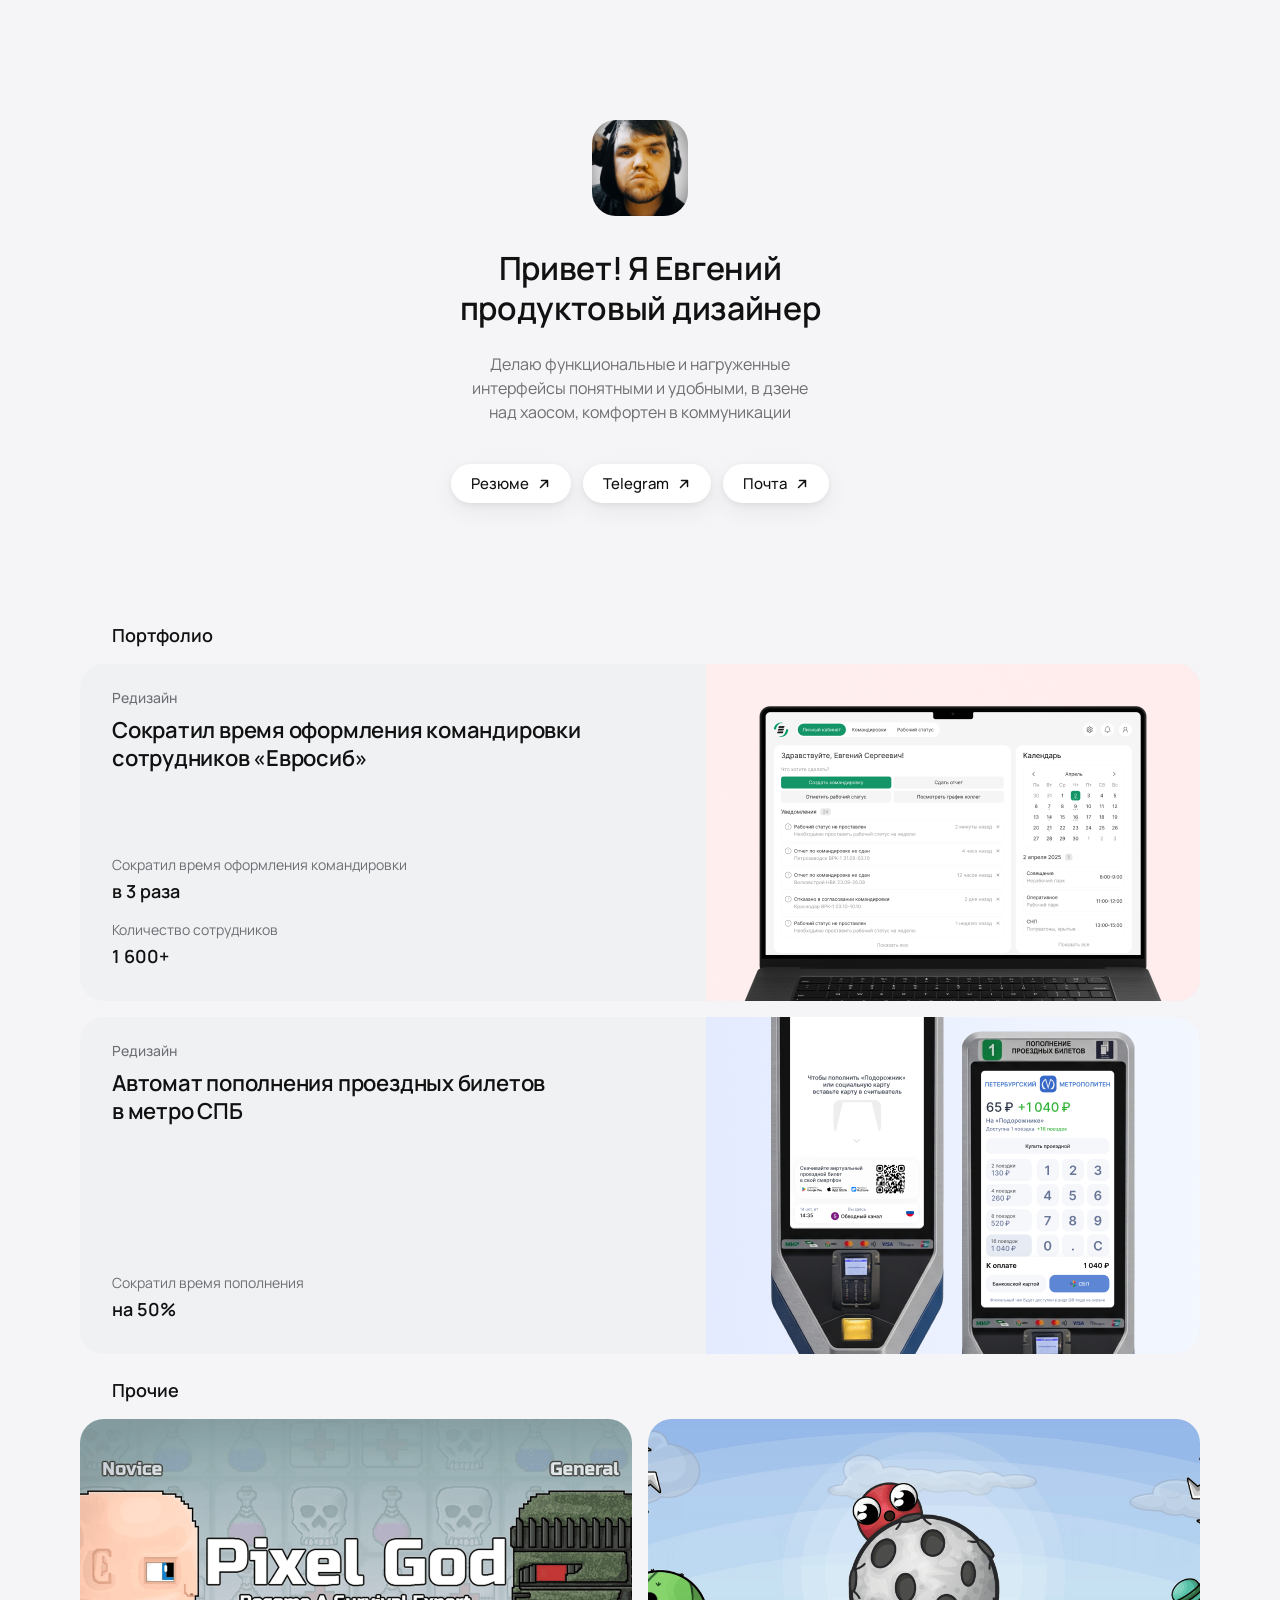
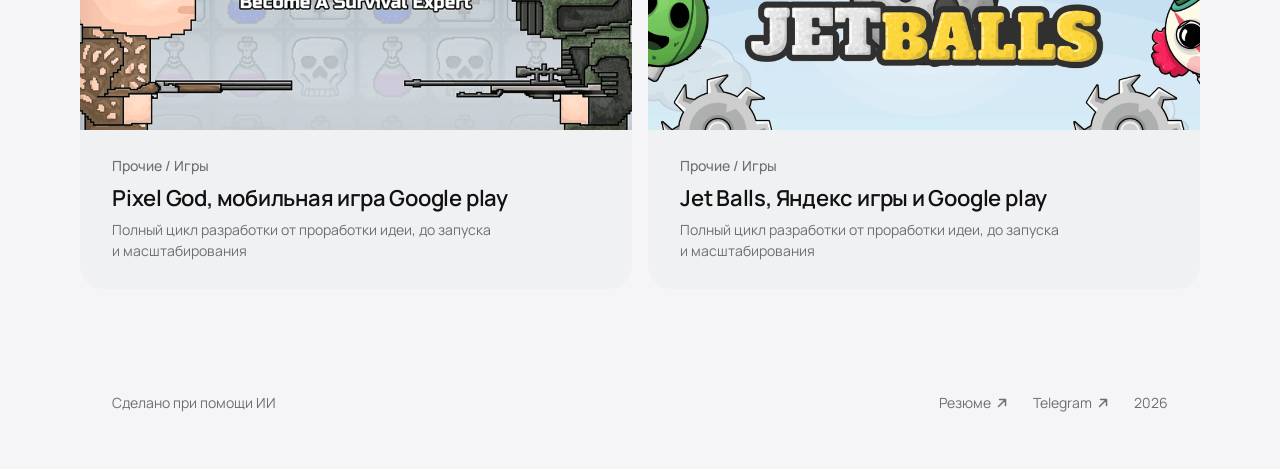
<file: index.html>
<!DOCTYPE html>
<html lang="ru">
<head>
    <meta charset="UTF-8">
    <meta name="viewport" content="width=device-width, initial-scale=1.0">
    <meta http-equiv="Cache-Control" content="no-cache, no-store, must-revalidate">
    <meta http-equiv="Pragma" content="no-cache">
    <meta http-equiv="Expires" content="0">
    <title>Евгений — продуктовый дизайнер</title>
    <link rel="preconnect" href="https://fonts.googleapis.com">
    <link rel="preconnect" href="https://fonts.gstatic.com" crossorigin>
    <link href="https://fonts.googleapis.com/css2?family=Manrope:wght@400;500;600;700&display=swap" rel="stylesheet">
    <link rel="stylesheet" href="styles.css?v=22">
</head>
<body>
    <main class="page">
        <div class="container">

            <!-- HERO -->
            <section class="hero">
                <div class="hero__avatar">
                    <img src="img/index/photo.jpg" alt="Евгений">
                </div>
                <h1 class="hero__title">Привет! Я&nbsp;Евгений<br>продуктовый дизайнер</h1>
                <p class="hero__subtitle">
                    Делаю функциональные и&nbsp;нагруженные<br>
                    интерфейсы понятными и&nbsp;удобными, в&nbsp;дзене<br>
                    над хаосом, комфортен в&nbsp;коммуникации
                </p>

                <div class="hero__buttons">
                    <a href="https://drive.google.com/file/d/1NSleYqPIB4gHWDvywmFM7YKChPPIrIDy/view?usp=sharing" target="_blank" rel="noopener" class="btn">
                        <span class="btn__label">Резюме</span>
                        <svg class="btn__arrow" width="14" height="14" viewBox="0 0 14 14" fill="none">
                            <path d="M3.5 10.5L10.5 3.5M10.5 3.5H4.5M10.5 3.5V9.5" stroke="currentColor" stroke-width="1.5" stroke-linecap="round" stroke-linejoin="round"/>
                        </svg>
                    </a>
                    <a href="https://t.me/Soklakov" target="_blank" rel="noopener" class="btn">
                        <span class="btn__label">Telegram</span>
                        <svg class="btn__arrow" width="14" height="14" viewBox="0 0 14 14" fill="none">
                            <path d="M3.5 10.5L10.5 3.5M10.5 3.5H4.5M10.5 3.5V9.5" stroke="currentColor" stroke-width="1.5" stroke-linecap="round" stroke-linejoin="round"/>
                        </svg>
                    </a>
                    <a href="mailto:soklakov.evgeniy@mail.ru" class="btn">
                        <span class="btn__label">Почта</span>
                        <svg class="btn__arrow" width="14" height="14" viewBox="0 0 14 14" fill="none">
                            <path d="M3.5 10.5L10.5 3.5M10.5 3.5H4.5M10.5 3.5V9.5" stroke="currentColor" stroke-width="1.5" stroke-linecap="round" stroke-linejoin="round"/>
                        </svg>
                    </a>
                </div>
            </section>

            <!-- ПОРТФОЛИО -->
            <section class="section">
                <h2 class="section__title">Портфолио</h2>

                <a href="case1.html" class="case-card case-card--peach">
                    <div class="case-card__content">
                        <span class="case-card__tag">Редизайн</span>
                        <h3 class="case-card__title">Сократил время оформления командировки <br class="mobile-hide">сотрудников «Евросиб»</h3>
                        <div class="case-card__metrics">
                            <div class="metric">
                                <div class="metric__label">Сократил время оформления командировки</div>
                                <div class="metric__value">в&nbsp;3&nbsp;раза</div>
                            </div>
                            <div class="metric">
                                <div class="metric__label">Количество сотрудников</div>
                                <div class="metric__value">1&nbsp;600+</div>
                            </div>
                        </div>
                    </div>
                    <div class="case-card__image case-card__image--peach">
                        <img src="img/index/Case1.png" alt="Евросиб">
                    </div>
                </a>

                <a href="case2.html" class="case-card case-card--peach">
                    <div class="case-card__content">
                        <span class="case-card__tag">Редизайн</span>
                        <h3 class="case-card__title">Автомат пополнения проездных билетов <br class="mobile-hide">в&nbsp;метро СПБ</h3>
                        <div class="case-card__metrics case-card__metrics--single">
                            <div class="metric">
                                <div class="metric__label">Сократил время пополнения</div>
                                <div class="metric__value">на&nbsp;50%</div>
                            </div>
                        </div>
                    </div>
                    <div class="case-card__image case-card__image--peach">
                        <img src="img/index/Case2.png" alt="Метро СПБ">
                    </div>
                </a>
            </section>

            <!-- ПРОЧИЕ -->
            <section class="section">
                <h2 class="section__title">Прочие</h2>

                <div class="other-grid">
                    <a href="case3.html" class="other-card other-card--blue">
                        <div class="other-card__image">
                            <img src="img/index/Case3.png" alt="Pixel God">
                        </div>
                        <div class="other-card__content">
                            <span class="case-card__tag">Прочие / Игры</span>
                            <h3 class="other-card__title">Pixel God, мобильная игра Google&nbsp;play</h3>
                            <p class="other-card__desc">Полный цикл разработки от&nbsp;проработки идеи, до&nbsp;запуска и&nbsp;масштабирования</p>
                        </div>
                    </a>

                    <a href="case4.html" class="other-card other-card--pink">
                        <div class="other-card__image">
                            <img src="img/index/Case4.png" alt="Jet Balls">
                        </div>
                        <div class="other-card__content">
                            <span class="case-card__tag">Прочие / Игры</span>
                            <h3 class="other-card__title">Jet Balls, Яндекс игры и&nbsp;Google&nbsp;play</h3>
                            <p class="other-card__desc">Полный цикл разработки от&nbsp;проработки идеи, до&nbsp;запуска и&nbsp;масштабирования</p>
                        </div>
                    </a>
                </div>
            </section>

            <!-- FOOTER -->
            <footer class="footer">
                <div class="footer__left">Сделано при помощи ИИ</div>
                <div class="footer__right">
                    <a href="https://drive.google.com/file/d/1NSleYqPIB4gHWDvywmFM7YKChPPIrIDy/view?usp=sharing" target="_blank" rel="noopener" class="text-link">
                        <span>Резюме</span>
                        <svg class="text-link__arrow" width="14" height="14" viewBox="0 0 14 14" fill="none">
                            <path d="M3.5 10.5L10.5 3.5M10.5 3.5H4.5M10.5 3.5V9.5" stroke="currentColor" stroke-width="1.5" stroke-linecap="round" stroke-linejoin="round"/>
                        </svg>
                    </a>
                    <a href="https://t.me/Soklakov" target="_blank" rel="noopener" class="text-link">
                        <span>Telegram</span>
                        <svg class="text-link__arrow" width="14" height="14" viewBox="0 0 14 14" fill="none">
                            <path d="M3.5 10.5L10.5 3.5M10.5 3.5H4.5M10.5 3.5V9.5" stroke="currentColor" stroke-width="1.5" stroke-linecap="round" stroke-linejoin="round"/>
                        </svg>
                    </a>
                    <span class="footer__year">2026</span>
                </div>
            </footer>

        </div>
    </main>
</body>
</html>
</file>
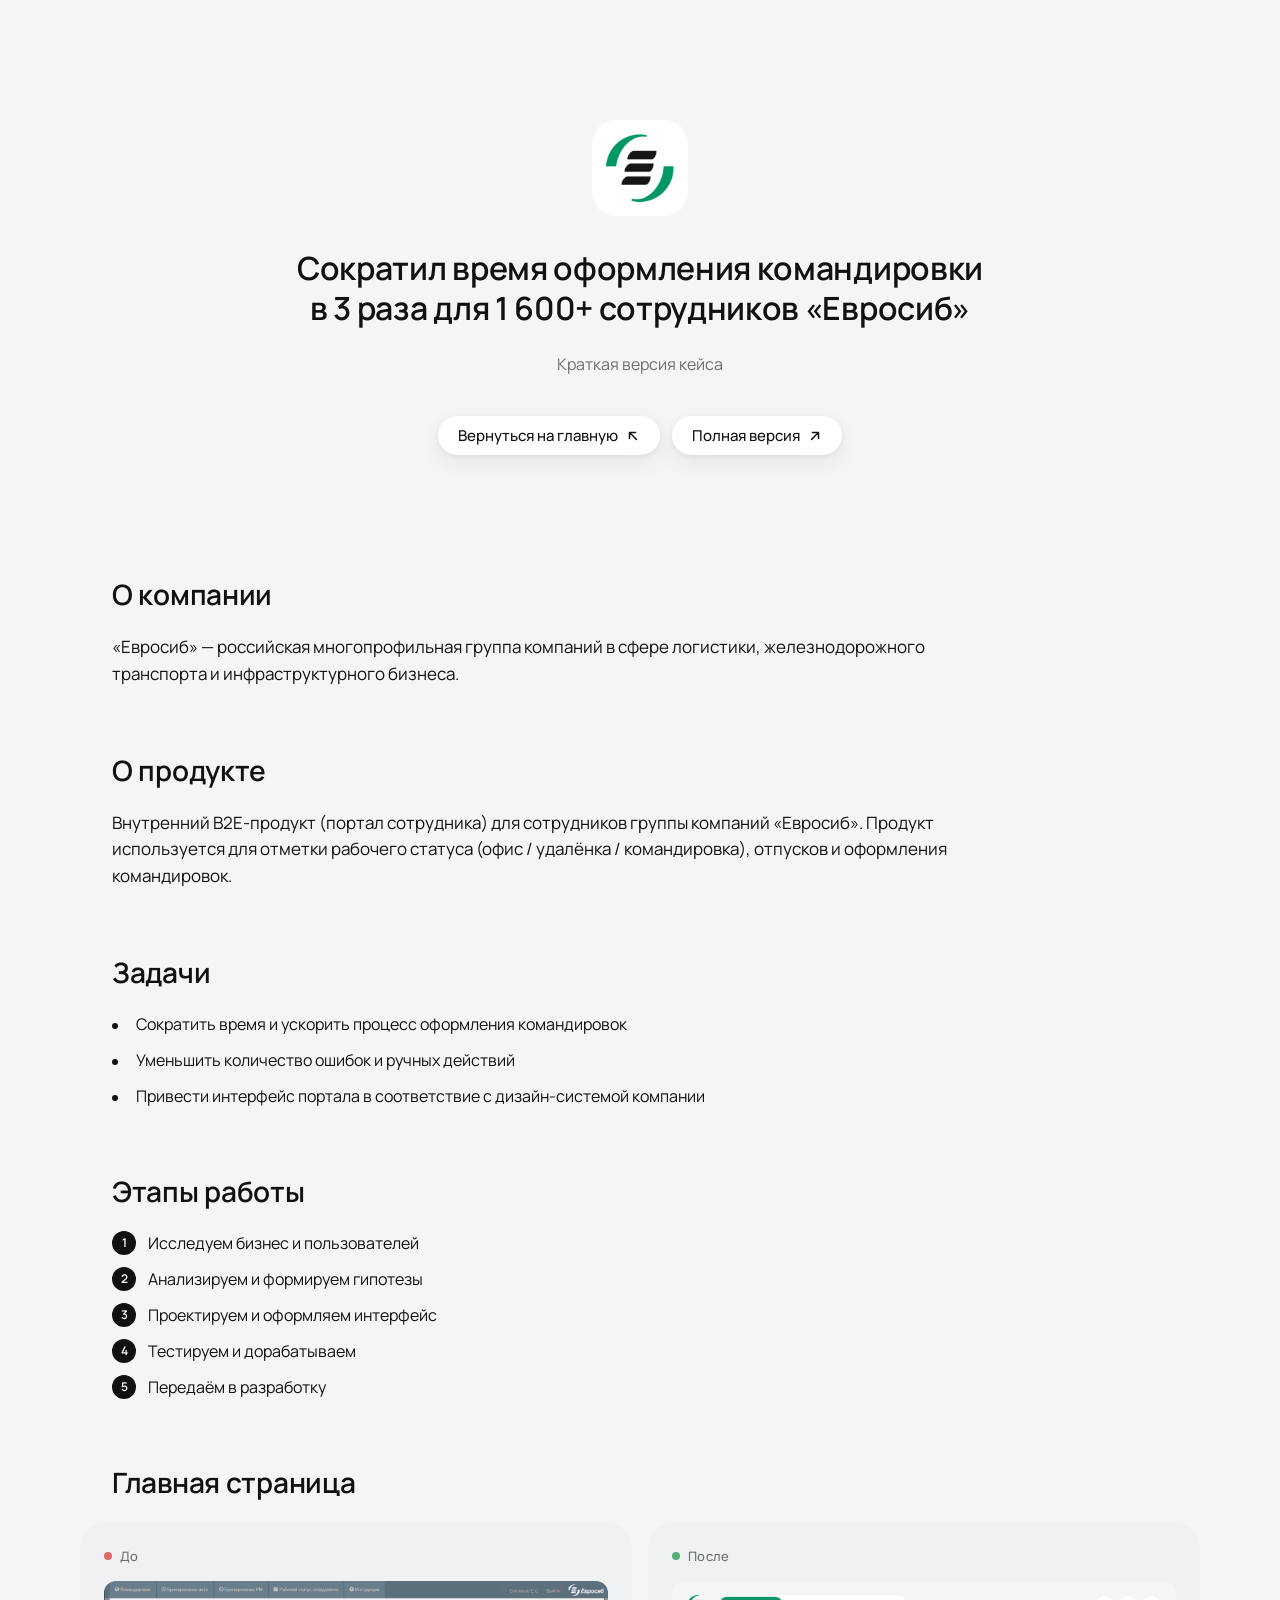
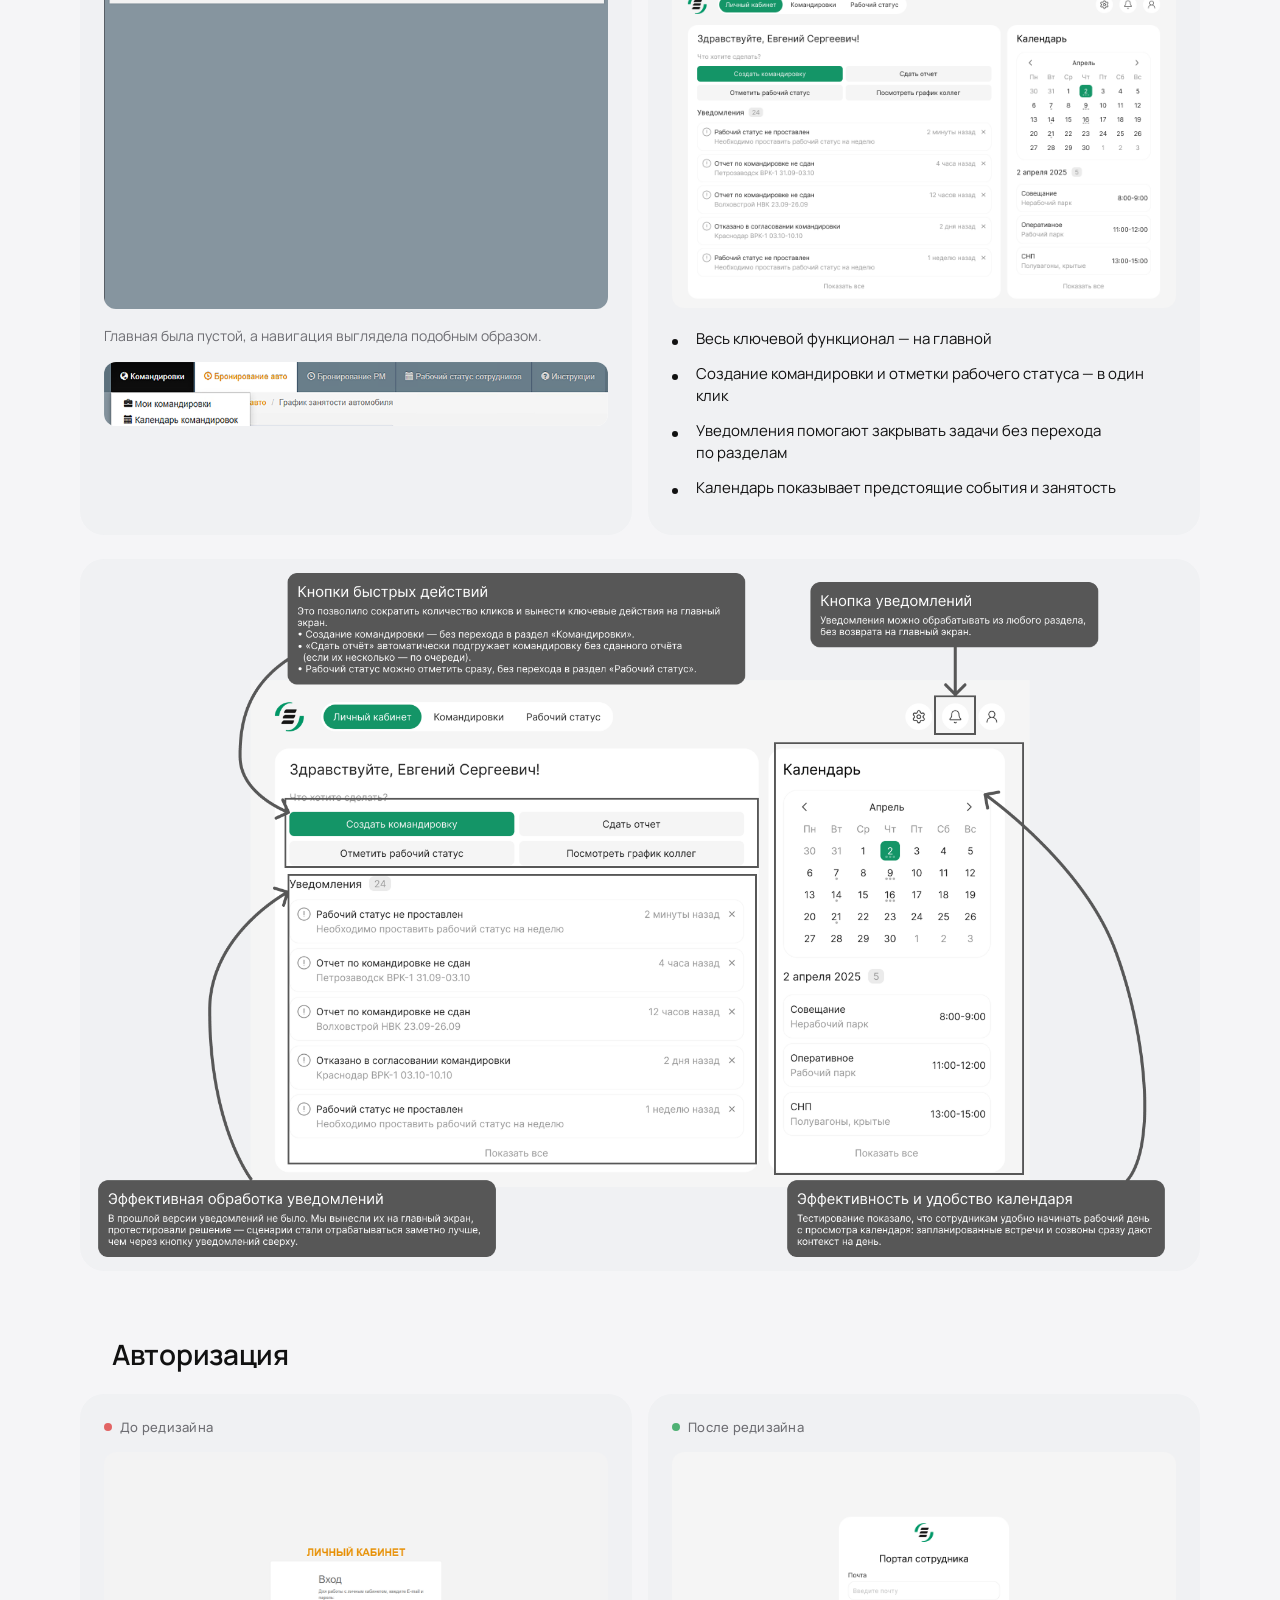
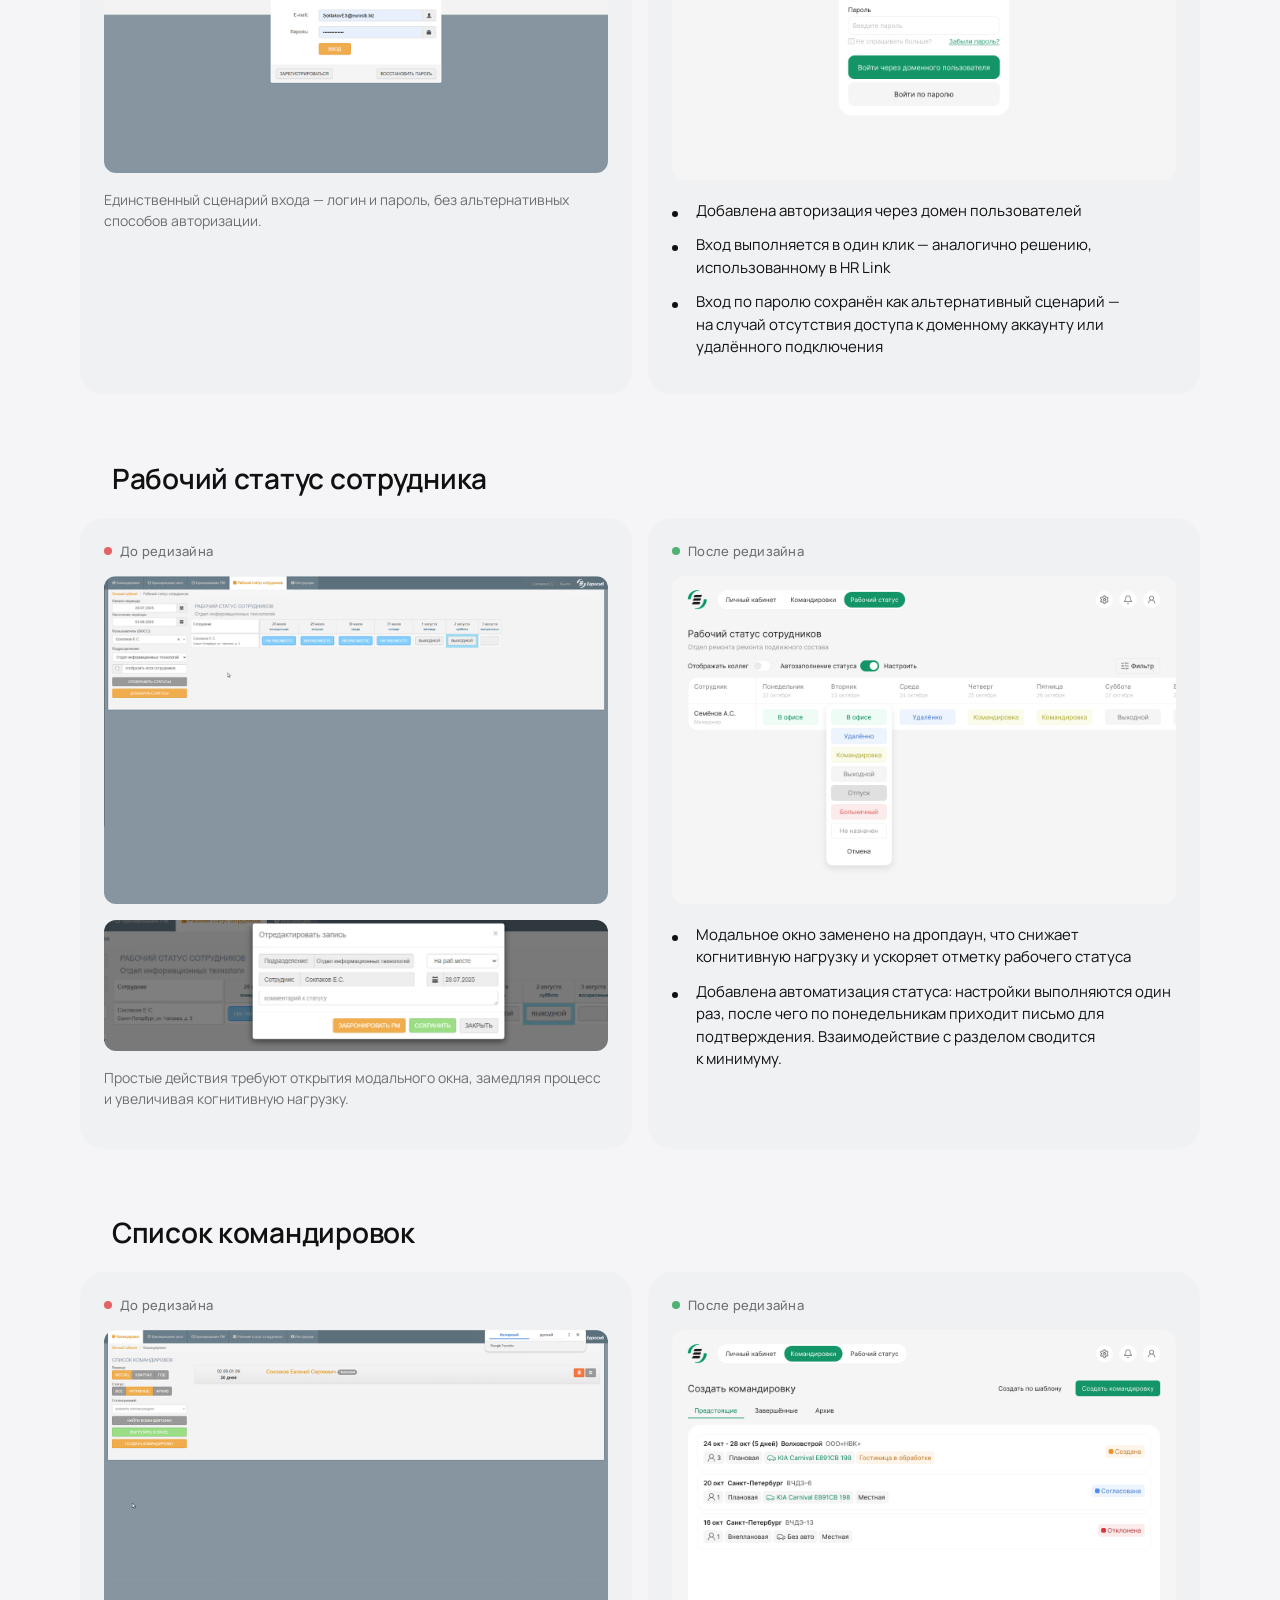
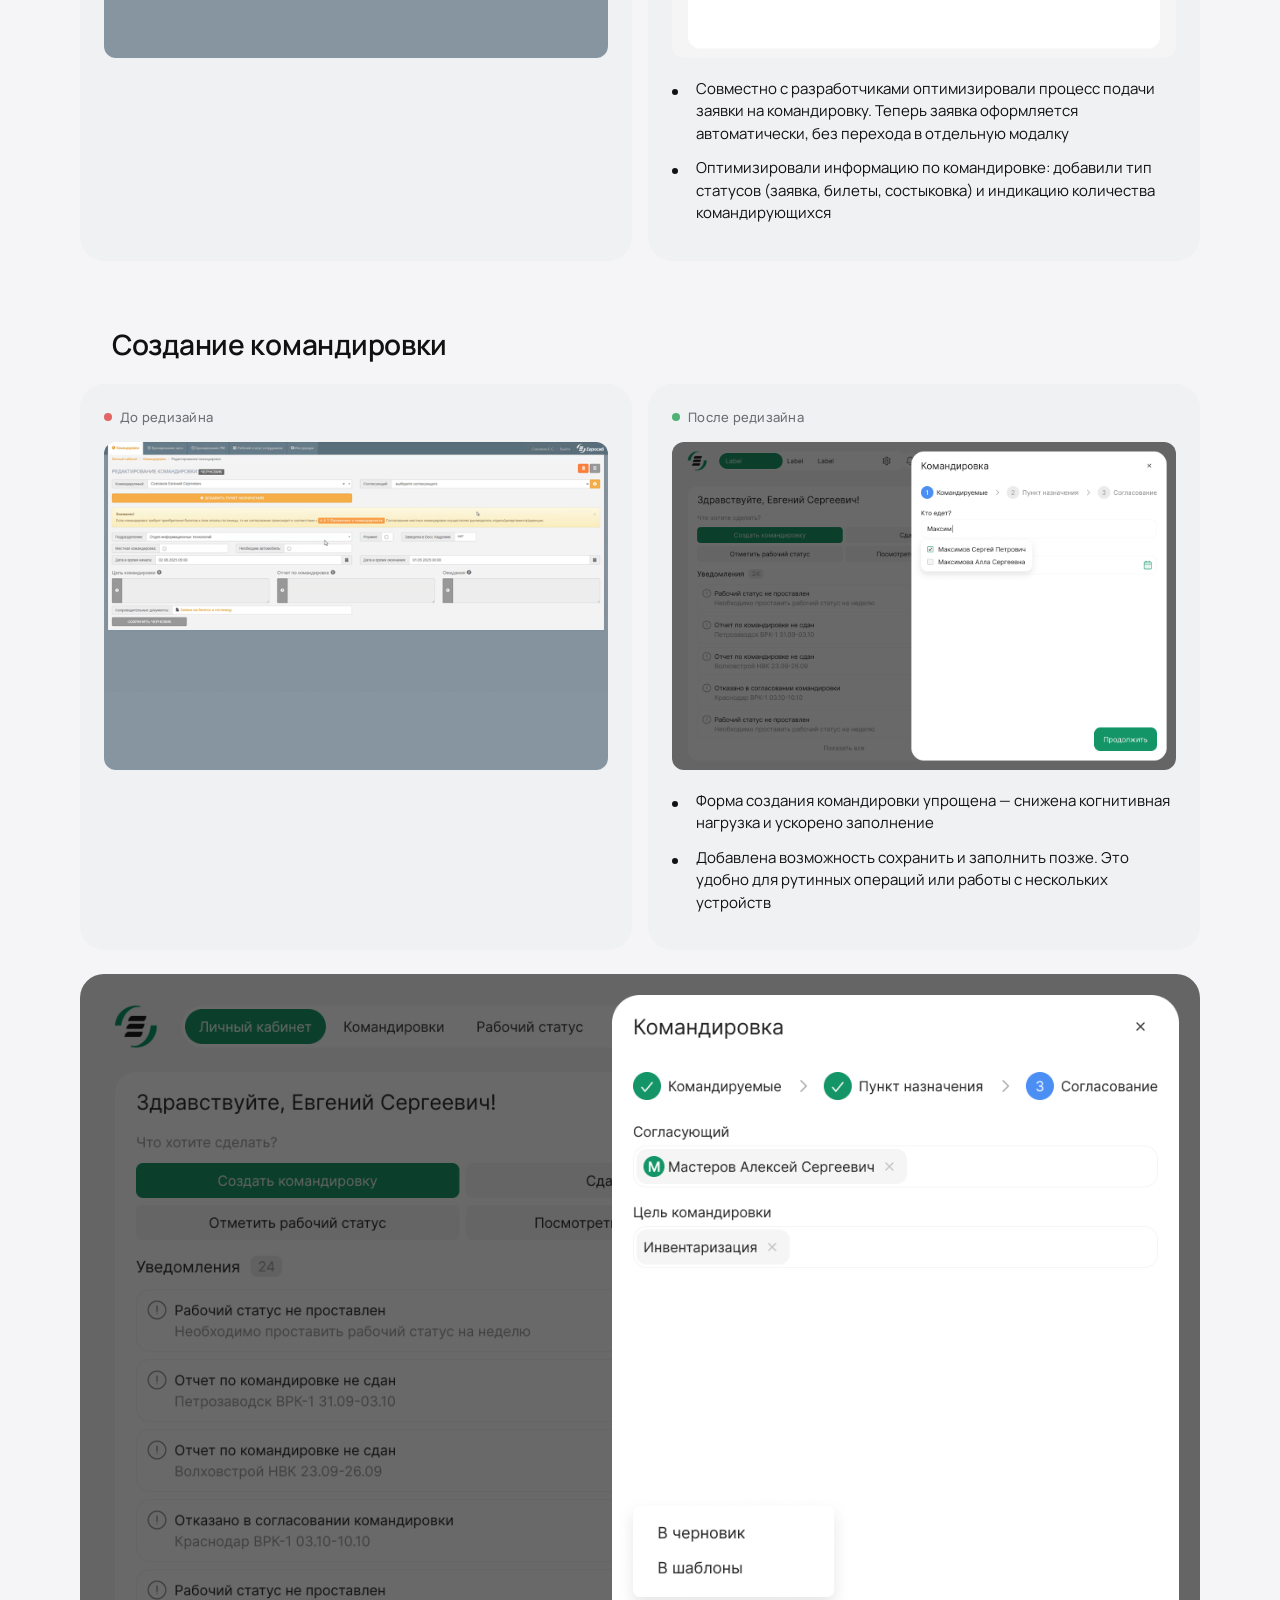
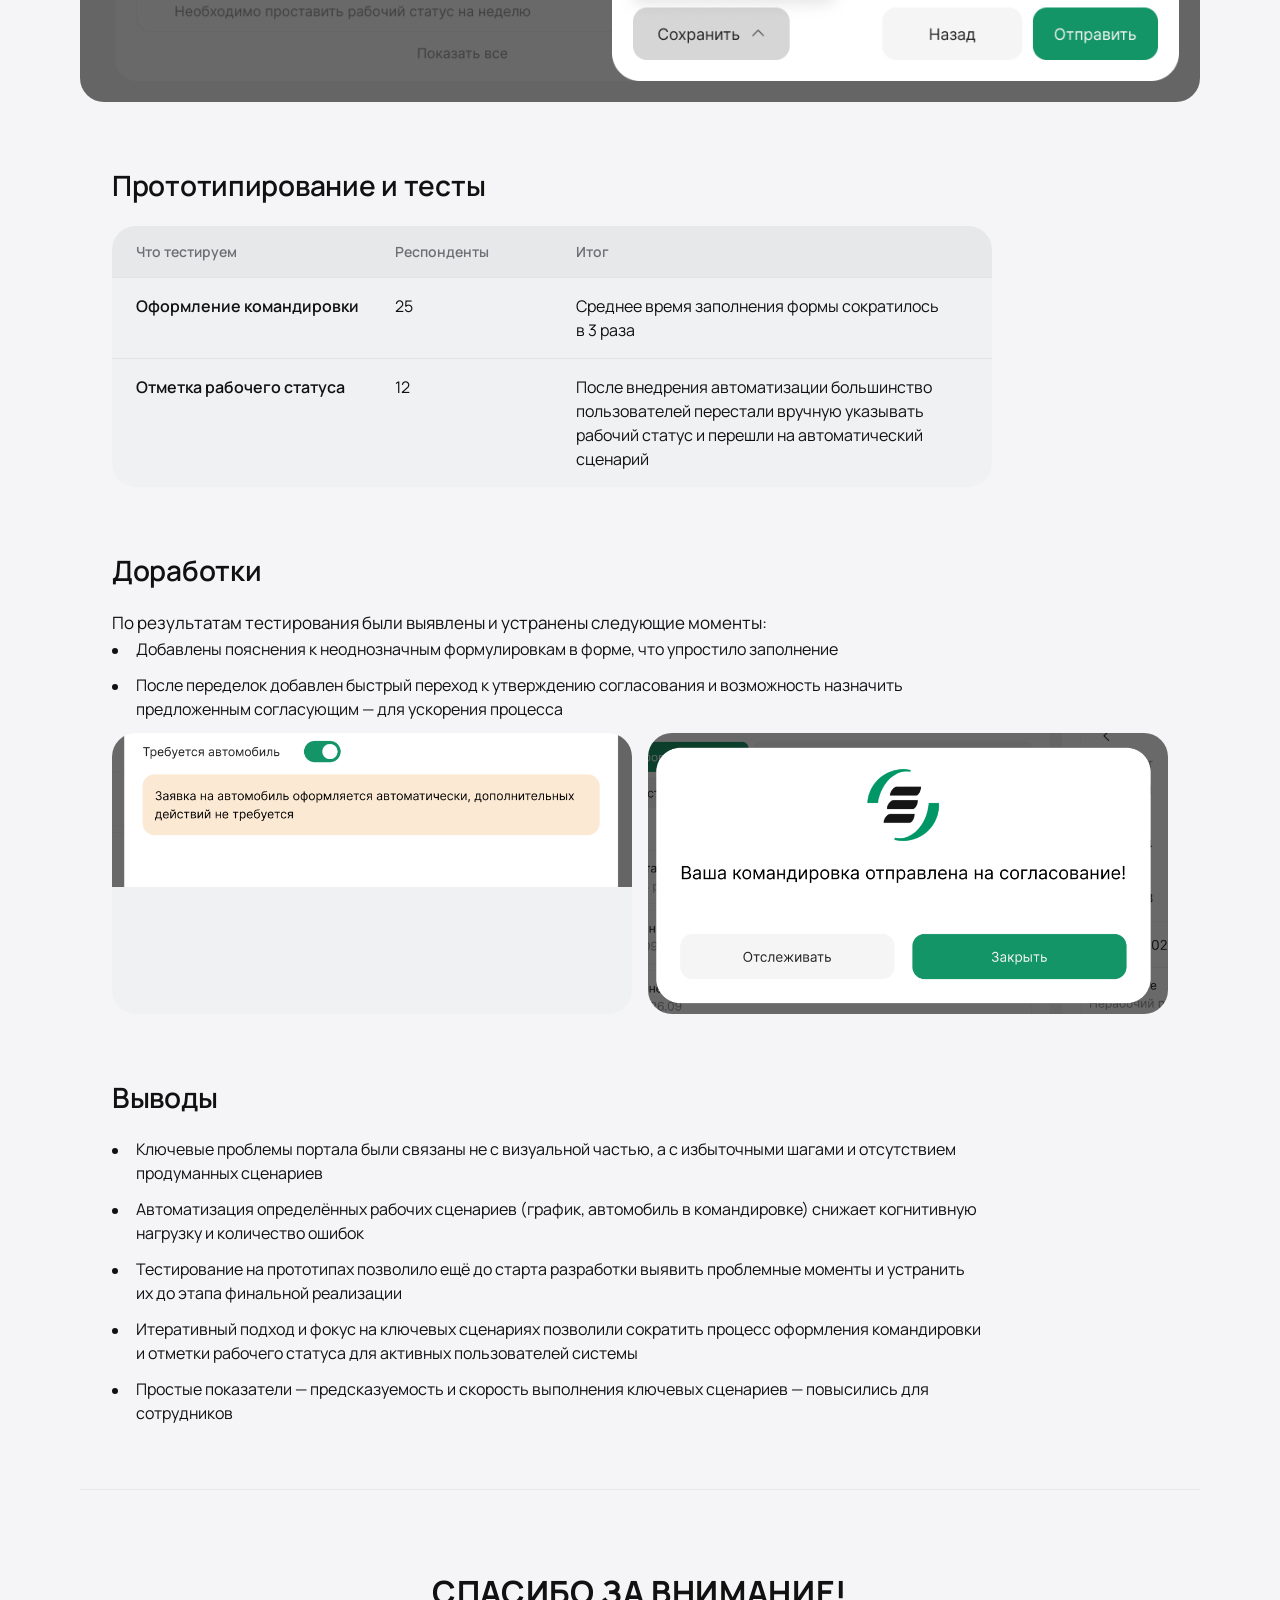
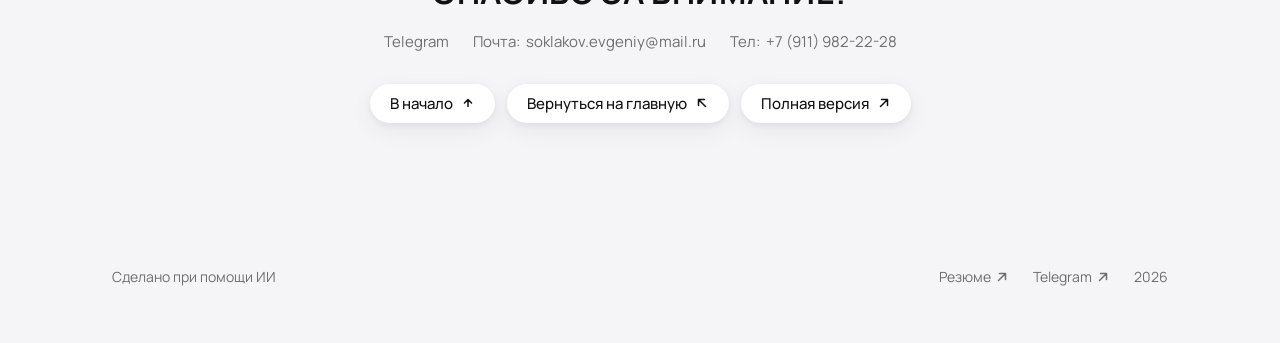
<file: case1.html>
<!DOCTYPE html>
<html lang="ru">
<head>
    <meta charset="UTF-8">
    <meta name="viewport" content="width=device-width, initial-scale=1.0">
    <meta http-equiv="Cache-Control" content="no-cache, no-store, must-revalidate">
    <meta http-equiv="Pragma" content="no-cache">
    <meta http-equiv="Expires" content="0">
    <title>«Евросиб» — кейс / Евгений Соклаков</title>
    <link rel="preconnect" href="https://fonts.googleapis.com">
    <link rel="preconnect" href="https://fonts.gstatic.com" crossorigin>
    <link href="https://fonts.googleapis.com/css2?family=Manrope:wght@400;500;600;700&display=swap" rel="stylesheet">
    <link rel="stylesheet" href="styles.css?v=22">
</head>
<body>
    <main class="page">
        <div class="container">

            <!-- HERO -->
            <section class="hero" id="top">
                <div class="hero__avatar">
                    <img src="img/case1/0.png" alt="Иконка кейса">
                </div>
                <h1 class="hero__title">
                    Сократил время оформления командировки<br class="mobile-hide">
                    в&nbsp;3&nbsp;раза для 1&nbsp;600+ сотрудников «Евросиб»
                </h1>
                <p class="hero__subtitle">Краткая версия кейса</p>
                <div class="hero__buttons">
                    <a href="index.html" class="btn">
                        <span class="btn__label">Вернуться на главную</span>
                        <svg class="btn__arrow btn__arrow--back" width="14" height="14" viewBox="0 0 14 14" fill="none">
                            <path d="M10.5 10.5L3.5 3.5M3.5 3.5H9.5M3.5 3.5V9.5" stroke="currentColor" stroke-width="1.5" stroke-linecap="round" stroke-linejoin="round"/>
                        </svg>
                    </a>
                    <a href="https://chief-sponge-bd4.notion.site/3-1600-300244e0d5ff8066a90af0cee6a9edf2" target="_blank" rel="noopener" class="btn">
                        <span class="btn__label">Полная версия</span>
                        <svg class="btn__arrow" width="14" height="14" viewBox="0 0 14 14" fill="none">
                            <path d="M3.5 10.5L10.5 3.5M10.5 3.5H4.5M10.5 3.5V9.5" stroke="currentColor" stroke-width="1.5" stroke-linecap="round" stroke-linejoin="round"/>
                        </svg>
                    </a>
                </div>
            </section>

            <!-- О КОМПАНИИ -->
            <section class="case-section">
                <h2 class="case-section__title">О компании</h2>
                <p class="case-text">
                    «Евросиб» — российская многопрофильная группа компаний в&nbsp;сфере логистики, железнодорожного транспорта и&nbsp;инфраструктурного бизнеса.
                </p>
            </section>

            <!-- О ПРОДУКТЕ -->
            <section class="case-section">
                <h2 class="case-section__title">О продукте</h2>
                <p class="case-text">
                    Внутренний B2E-продукт (портал сотрудника) для сотрудников группы компаний «Евросиб». Продукт используется для отметки рабочего статуса (офис&nbsp;/ удалёнка&nbsp;/ командировка), отпусков и&nbsp;оформления командировок.
                </p>
            </section>

            <!-- ЗАДАЧИ -->
            <section class="case-section">
                <h2 class="case-section__title">Задачи</h2>
                <ul class="case-list">
                    <li>Сократить время и&nbsp;ускорить процесс оформления командировок</li>
                    <li>Уменьшить количество ошибок и&nbsp;ручных действий</li>
                    <li>Привести интерфейс портала в&nbsp;соответствие с&nbsp;дизайн-системой компании</li>
                </ul>
            </section>

            <!-- ЭТАПЫ РАБОТЫ -->
            <section class="case-section">
                <h2 class="case-section__title">Этапы работы</h2>
                <ol class="case-list case-list--numbered">
                    <li>Исследуем бизнес и&nbsp;пользователей</li>
                    <li>Анализируем и&nbsp;формируем гипотезы</li>
                    <li>Проектируем и&nbsp;оформляем интерфейс</li>
                    <li>Тестируем и&nbsp;дорабатываем</li>
                    <li>Передаём в&nbsp;разработку</li>
                </ol>
            </section>

            <!-- ГЛАВНАЯ СТРАНИЦА -->
            <section class="case-section case-section--wide">
                <h2 class="case-section__title">Главная страница</h2>
                <div class="case-compare">
                    <div class="case-compare__col">
                        <div class="case-compare__label case-compare__label--before">До</div>
                        <div class="case-compare__media">
                            <img src="img/case1/2.png" alt="Главная страница до редизайна">
                        </div>
                        <p class="case-compare__note">Главная была пустой, а&nbsp;навигация выглядела подобным образом.</p>
                        <div class="case-compare__media">
                            <img src="img/case1/3.png" alt="Навигация до редизайна">
                        </div>
                    </div>
                    <div class="case-compare__col">
                        <div class="case-compare__label case-compare__label--after">После</div>
                        <div class="case-compare__media">
                            <img src="img/case1/1.png" alt="Главная страница после редизайна">
                        </div>
                        <ul class="case-list">
                            <li>Весь ключевой функционал — на&nbsp;главной</li>
                            <li>Создание командировки и&nbsp;отметки рабочего статуса — в&nbsp;один клик</li>
                            <li>Уведомления помогают закрывать задачи без перехода по&nbsp;разделам</li>
                            <li>Календарь показывает предстоящие события и&nbsp;занятость</li>
                        </ul>
                    </div>
                </div>
                <div class="case-image-wide">
                    <img src="img/case1/4.png" alt="Главная страница с пояснениями">
                </div>
            </section>

            <!-- АВТОРИЗАЦИЯ -->
            <section class="case-section case-section--wide">
                <h2 class="case-section__title">Авторизация</h2>
                <div class="case-compare">
                    <div class="case-compare__col">
                        <div class="case-compare__label case-compare__label--before">До редизайна</div>
                        <div class="case-compare__media">
                            <img src="img/case1/6.png" alt="Авторизация до редизайна">
                        </div>
                        <p class="case-compare__note">
                            Единственный сценарий входа — логин и&nbsp;пароль, без альтернативных способов авторизации.
                        </p>
                    </div>
                    <div class="case-compare__col">
                        <div class="case-compare__label case-compare__label--after">После редизайна</div>
                        <div class="case-compare__media">
                            <img src="img/case1/5.png" alt="Авторизация после редизайна">
                        </div>
                        <ul class="case-list">
                            <li>Добавлена авторизация через домен пользователей</li>
                            <li>Вход выполняется в&nbsp;один клик — аналогично решению, использованному в&nbsp;HR&nbsp;Link</li>
                            <li>Вход по&nbsp;паролю сохранён как альтернативный сценарий — на&nbsp;случай отсутствия доступа к&nbsp;доменному аккаунту или удалённого подключения</li>
                        </ul>
                    </div>
                </div>
            </section>

            <!-- РАБОЧИЙ СТАТУС -->
            <section class="case-section case-section--wide">
                <h2 class="case-section__title">Рабочий статус сотрудника</h2>
                <div class="case-compare">
                    <div class="case-compare__col">
                        <div class="case-compare__label case-compare__label--before">До редизайна</div>
                        <div class="case-compare__media">
                            <img src="img/case1/8.png" alt="Рабочий статус до редизайна">
                        </div>
                        <div class="case-compare__media">
                            <img src="img/case1/9.png" alt="Модальное окно рабочего статуса">
                        </div>
                        <p class="case-compare__note">
                            Простые действия требуют открытия модального окна, замедляя процесс и&nbsp;увеличивая когнитивную нагрузку.
                        </p>
                    </div>
                    <div class="case-compare__col">
                        <div class="case-compare__label case-compare__label--after">После редизайна</div>
                        <div class="case-compare__media">
                            <img src="img/case1/7.png" alt="Рабочий статус после редизайна">
                        </div>
                        <ul class="case-list">
                            <li>Модальное окно заменено на&nbsp;дропдаун, что снижает когнитивную нагрузку и&nbsp;ускоряет отметку рабочего статуса</li>
                            <li>Добавлена автоматизация статуса: настройки выполняются один раз, после чего по&nbsp;понедельникам приходит письмо для подтверждения. Взаимодействие с&nbsp;разделом сводится к&nbsp;минимуму.</li>
                        </ul>
                    </div>
                </div>
            </section>

            <!-- СПИСОК КОМАНДИРОВОК -->
            <section class="case-section case-section--wide">
                <h2 class="case-section__title">Список командировок</h2>
                <div class="case-compare">
                    <div class="case-compare__col">
                        <div class="case-compare__label case-compare__label--before">До редизайна</div>
                        <div class="case-compare__media">
                            <img src="img/case1/11.png" alt="Список командировок до редизайна">
                        </div>
                    </div>
                    <div class="case-compare__col">
                        <div class="case-compare__label case-compare__label--after">После редизайна</div>
                        <div class="case-compare__media">
                            <img src="img/case1/10.png" alt="Список командировок после редизайна">
                        </div>
                        <ul class="case-list">
                            <li>Совместно с&nbsp;разработчиками оптимизировали процесс подачи заявки на&nbsp;командировку. Теперь заявка оформляется автоматически, без перехода в&nbsp;отдельную модалку</li>
                            <li>Оптимизировали информацию по&nbsp;командировке: добавили тип статусов (заявка, билеты, состыковка) и&nbsp;индикацию количества командирующихся</li>
                        </ul>
                    </div>
                </div>
            </section>

            <!-- СОЗДАНИЕ КОМАНДИРОВКИ -->
            <section class="case-section case-section--wide">
                <h2 class="case-section__title">Создание командировки</h2>
                <div class="case-compare">
                    <div class="case-compare__col">
                        <div class="case-compare__label case-compare__label--before">До редизайна</div>
                        <div class="case-compare__media">
                            <img src="img/case1/13.png" alt="Создание командировки до редизайна">
                        </div>
                    </div>
                    <div class="case-compare__col">
                        <div class="case-compare__label case-compare__label--after">После редизайна</div>
                        <div class="case-compare__media">
                            <img src="img/case1/12.png" alt="Создание командировки после редизайна">
                        </div>
                        <ul class="case-list">
                            <li>Форма создания командировки упрощена — снижена когнитивная нагрузка и&nbsp;ускорено заполнение</li>
                            <li>Добавлена возможность сохранить и&nbsp;заполнить позже. Это удобно для рутинных операций или работы с&nbsp;нескольких устройств</li>
                        </ul>
                    </div>
                </div>
                <div class="case-image-wide">
                    <img src="img/case1/14.png" alt="Форма добавления пункта назначения">
                </div>
            </section>

            <!-- ПРОТОТИПИРОВАНИЕ И ТЕСТЫ -->
            <section class="case-section">
                <h2 class="case-section__title">Прототипирование и&nbsp;тесты</h2>
                <div class="case-table">
                    <div class="case-table__head">
                        <div class="case-table__cell">Что тестируем</div>
                        <div class="case-table__cell">Респонденты</div>
                        <div class="case-table__cell">Итог</div>
                    </div>
                    <div class="case-table__row">
                        <div class="case-table__cell">Оформление командировки</div>
                        <div class="case-table__cell">25</div>
                        <div class="case-table__cell">Среднее время заполнения формы сократилось в&nbsp;3&nbsp;раза</div>
                    </div>
                    <div class="case-table__row">
                        <div class="case-table__cell">Отметка рабочего статуса</div>
                        <div class="case-table__cell">12</div>
                        <div class="case-table__cell">После внедрения автоматизации большинство пользователей перестали вручную указывать рабочий статус и&nbsp;перешли на&nbsp;автоматический сценарий</div>
                    </div>
                </div>
            </section>

            <!-- ДОРАБОТКИ -->
            <section class="case-section">
                <h2 class="case-section__title">Доработки</h2>
                <p class="case-text">
                    По&nbsp;результатам тестирования были выявлены и&nbsp;устранены следующие моменты:
                </p>
                <ul class="case-list">
                    <li>Добавлены пояснения к&nbsp;неоднозначным формулировкам в&nbsp;форме, что упростило заполнение</li>
                    <li>После переделок добавлен быстрый переход к&nbsp;утверждению согласования и&nbsp;возможность назначить предложенным согласующим — для ускорения процесса</li>
                </ul>
                <div class="case-image-pair">
                    <div class="case-image-wide">
                        <img src="img/case1/16.png" alt="Доработка интерфейса">
                    </div>
                    <div class="case-image-wide">
                        <img src="img/case1/15.png" alt="Доработка интерфейса">
                    </div>
                </div>
            </section>

            <!-- ВЫВОДЫ -->
            <section class="case-section">
                <h2 class="case-section__title">Выводы</h2>
                <ul class="case-list">
                    <li>Ключевые проблемы портала были связаны не&nbsp;с&nbsp;визуальной частью, а&nbsp;с&nbsp;избыточными шагами и&nbsp;отсутствием продуманных сценариев</li>
                    <li>Автоматизация определённых рабочих сценариев (график, автомобиль в&nbsp;командировке) снижает когнитивную нагрузку и&nbsp;количество ошибок</li>
                    <li>Тестирование на&nbsp;прототипах позволило ещё до&nbsp;старта разработки выявить проблемные моменты и&nbsp;устранить их&nbsp;до&nbsp;этапа финальной реализации</li>
                    <li>Итеративный подход и&nbsp;фокус на&nbsp;ключевых сценариях позволили сократить процесс оформления командировки и&nbsp;отметки рабочего статуса для активных пользователей системы</li>
                    <li>Простые показатели — предсказуемость и&nbsp;скорость выполнения ключевых сценариев — повысились для сотрудников</li>
                </ul>
            </section>

            <!-- СПАСИБО -->
            <section class="case-thanks">
                <h2 class="case-thanks__title">СПАСИБО ЗА&nbsp;ВНИМАНИЕ!</h2>
                <div class="case-thanks__contacts">
                    <span class="case-thanks__group">
                        <a href="https://t.me/Soklakov" target="_blank" rel="noopener" class="text-link">Telegram</a>
                    </span>
                    <span class="case-thanks__group">
                        <span class="case-thanks__label">Почта:</span>
                        <a href="mailto:soklakov.evgeniy@mail.ru" class="text-link">soklakov.evgeniy@mail.ru</a>
                    </span>
                    <span class="case-thanks__group">
                        <span class="case-thanks__label">Тел:</span>
                        <a href="tel:+79119822228" class="text-link">+7&nbsp;(911)&nbsp;982-22-28</a>
                    </span>
                </div>
                <div class="case-thanks__cta">
                    <a href="#top" class="btn">
                        <span class="btn__label">В начало</span>
                        <svg class="btn__arrow" width="14" height="14" viewBox="0 0 14 14" fill="none">
                            <path d="M7 10.5V3.5M7 3.5L3.5 7M7 3.5L10.5 7" stroke="currentColor" stroke-width="1.5" stroke-linecap="round" stroke-linejoin="round"/>
                        </svg>
                    </a>
                    <a href="index.html" class="btn">
                        <span class="btn__label">Вернуться на главную</span>
                        <svg class="btn__arrow btn__arrow--back" width="14" height="14" viewBox="0 0 14 14" fill="none">
                            <path d="M10.5 10.5L3.5 3.5M3.5 3.5H9.5M3.5 3.5V9.5" stroke="currentColor" stroke-width="1.5" stroke-linecap="round" stroke-linejoin="round"/>
                        </svg>
                    </a>
                    <a href="https://chief-sponge-bd4.notion.site/3-1600-300244e0d5ff8066a90af0cee6a9edf2" target="_blank" rel="noopener" class="btn">
                        <span class="btn__label">Полная версия</span>
                        <svg class="btn__arrow" width="14" height="14" viewBox="0 0 14 14" fill="none">
                            <path d="M3.5 10.5L10.5 3.5M10.5 3.5H4.5M10.5 3.5V9.5" stroke="currentColor" stroke-width="1.5" stroke-linecap="round" stroke-linejoin="round"/>
                        </svg>
                    </a>
                </div>
            </section>

            <!-- FOOTER -->
            <footer class="footer">
                <div class="footer__left">Сделано при помощи ИИ</div>
                <div class="footer__right">
                    <a href="https://drive.google.com/file/d/1NSleYqPIB4gHWDvywmFM7YKChPPIrIDy/view?usp=sharing" target="_blank" rel="noopener" class="text-link">
                        <span>Резюме</span>
                        <svg class="text-link__arrow" width="14" height="14" viewBox="0 0 14 14" fill="none">
                            <path d="M3.5 10.5L10.5 3.5M10.5 3.5H4.5M10.5 3.5V9.5" stroke="currentColor" stroke-width="1.5" stroke-linecap="round" stroke-linejoin="round"/>
                        </svg>
                    </a>
                    <a href="https://t.me/Soklakov" target="_blank" rel="noopener" class="text-link">
                        <span>Telegram</span>
                        <svg class="text-link__arrow" width="14" height="14" viewBox="0 0 14 14" fill="none">
                            <path d="M3.5 10.5L10.5 3.5M10.5 3.5H4.5M10.5 3.5V9.5" stroke="currentColor" stroke-width="1.5" stroke-linecap="round" stroke-linejoin="round"/>
                        </svg>
                    </a>
                    <span class="footer__year">2026</span>
                </div>
            </footer>

        </div>
    </main>
</body>
</html>
</file>
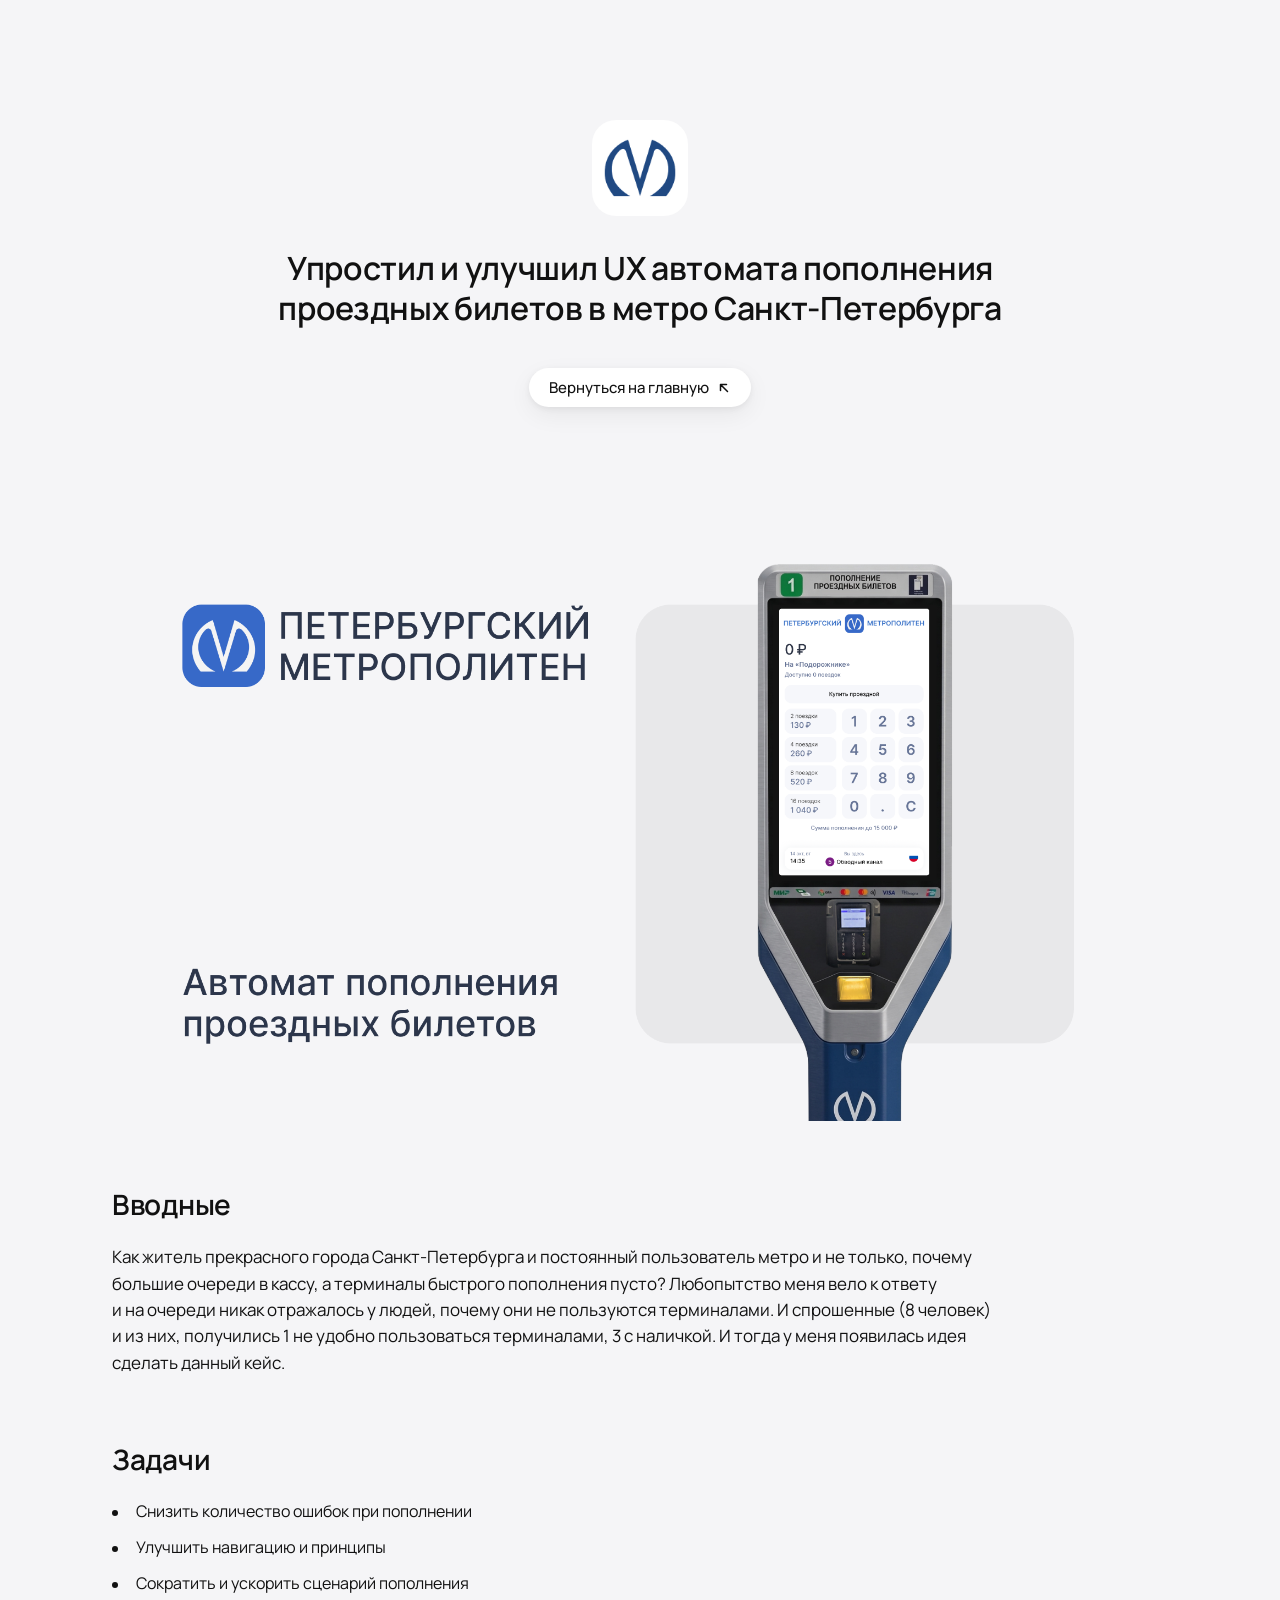
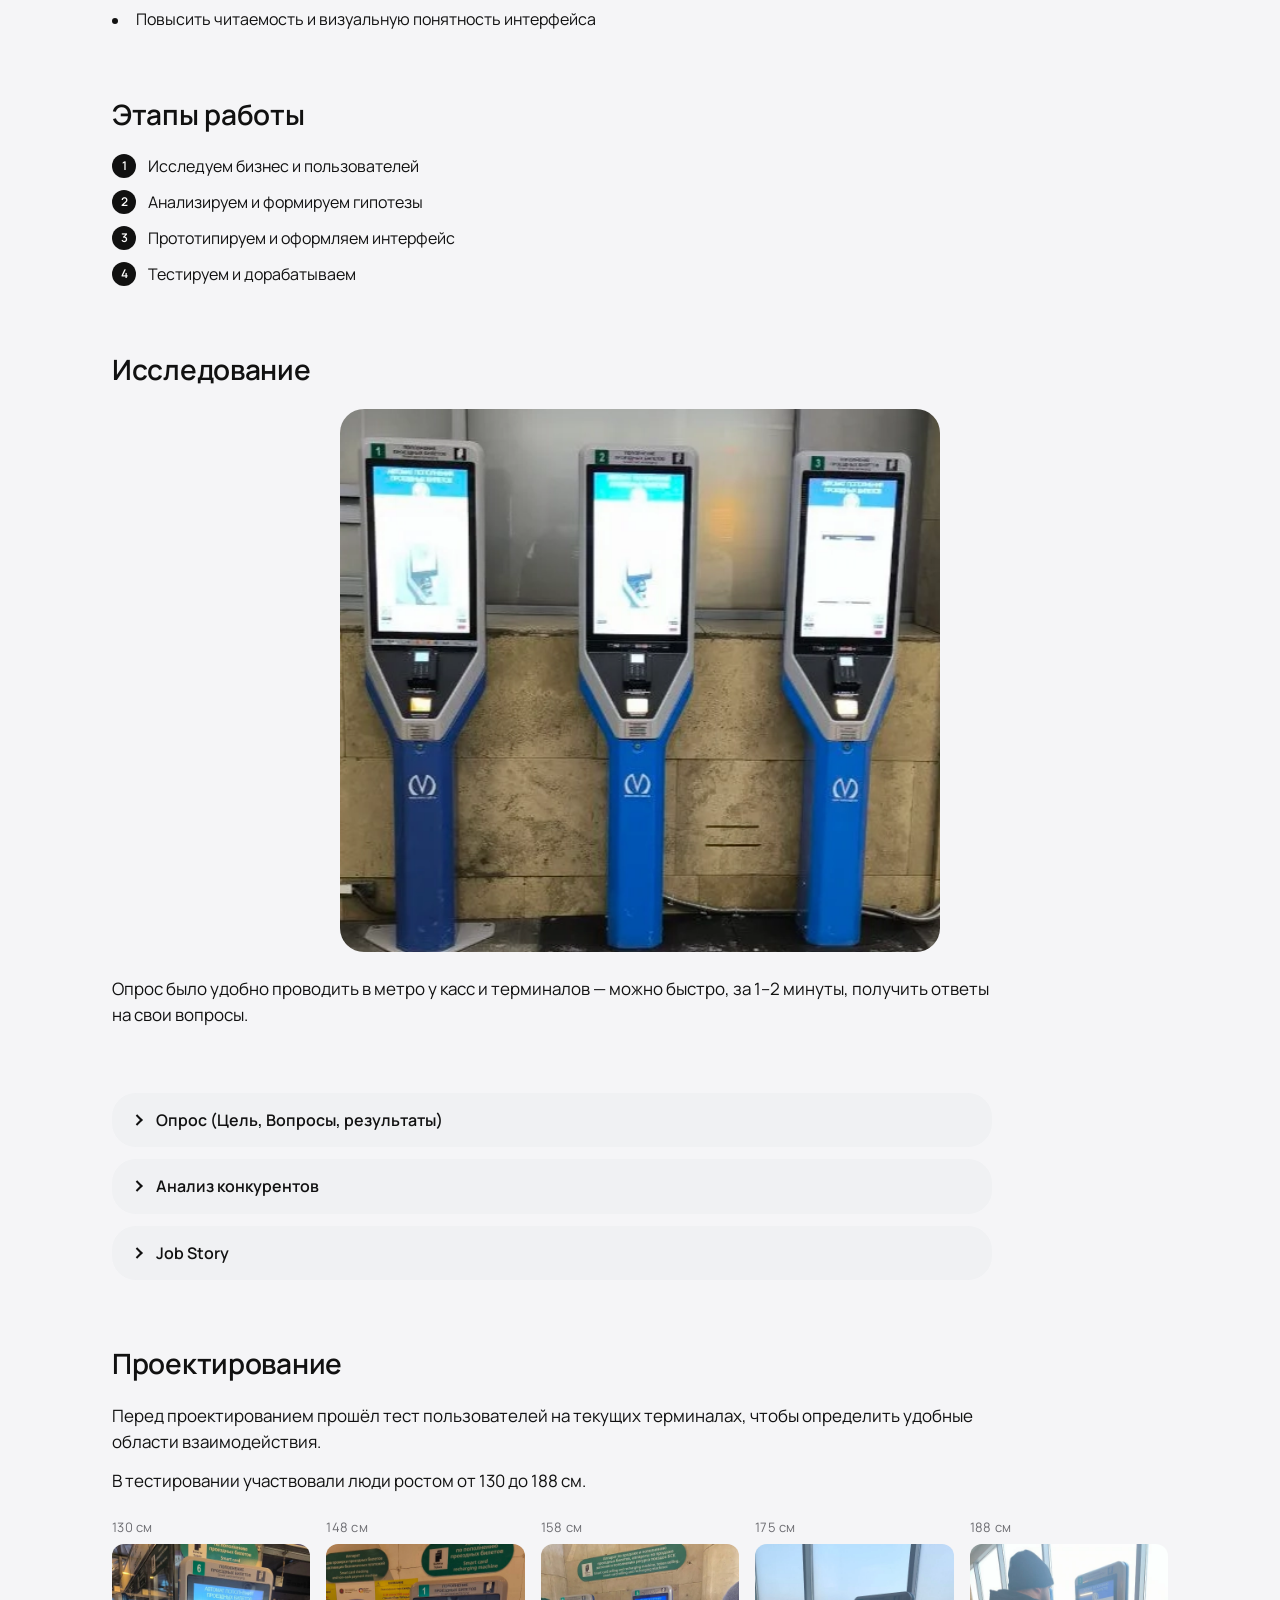
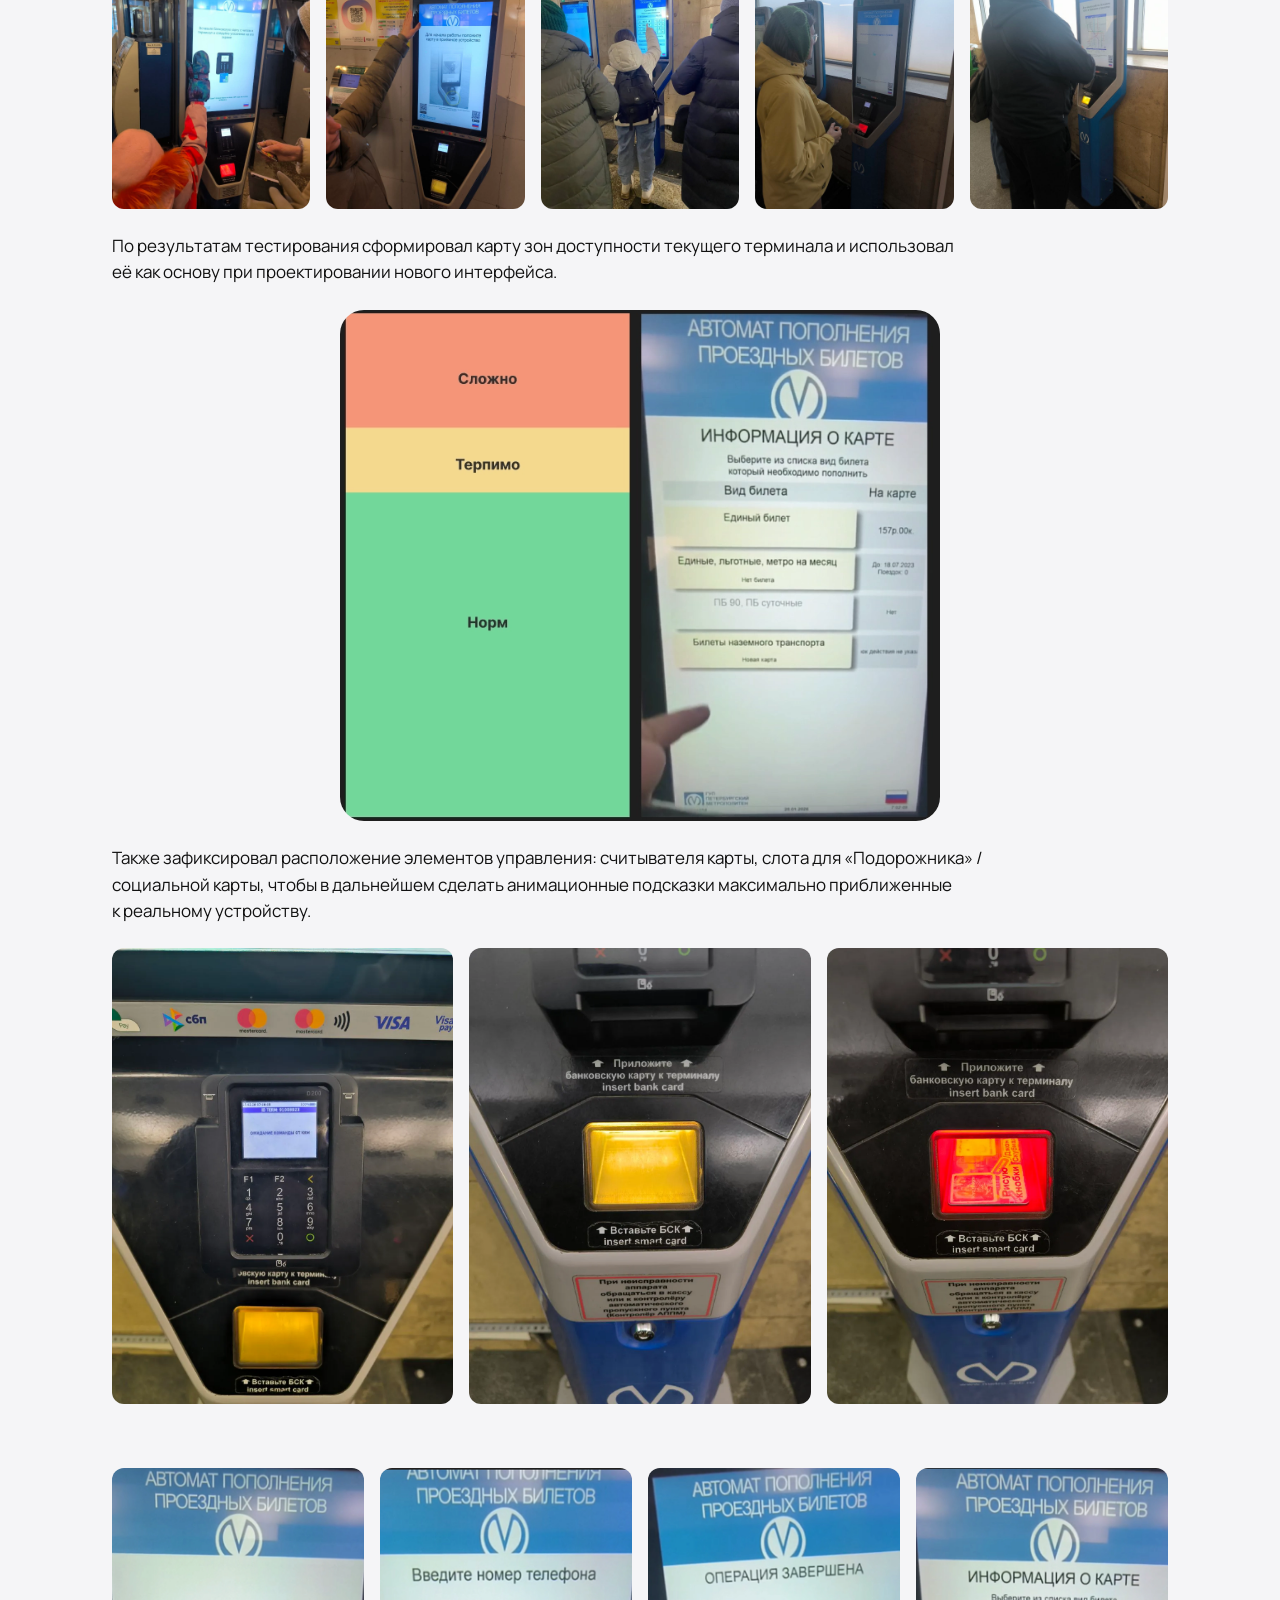
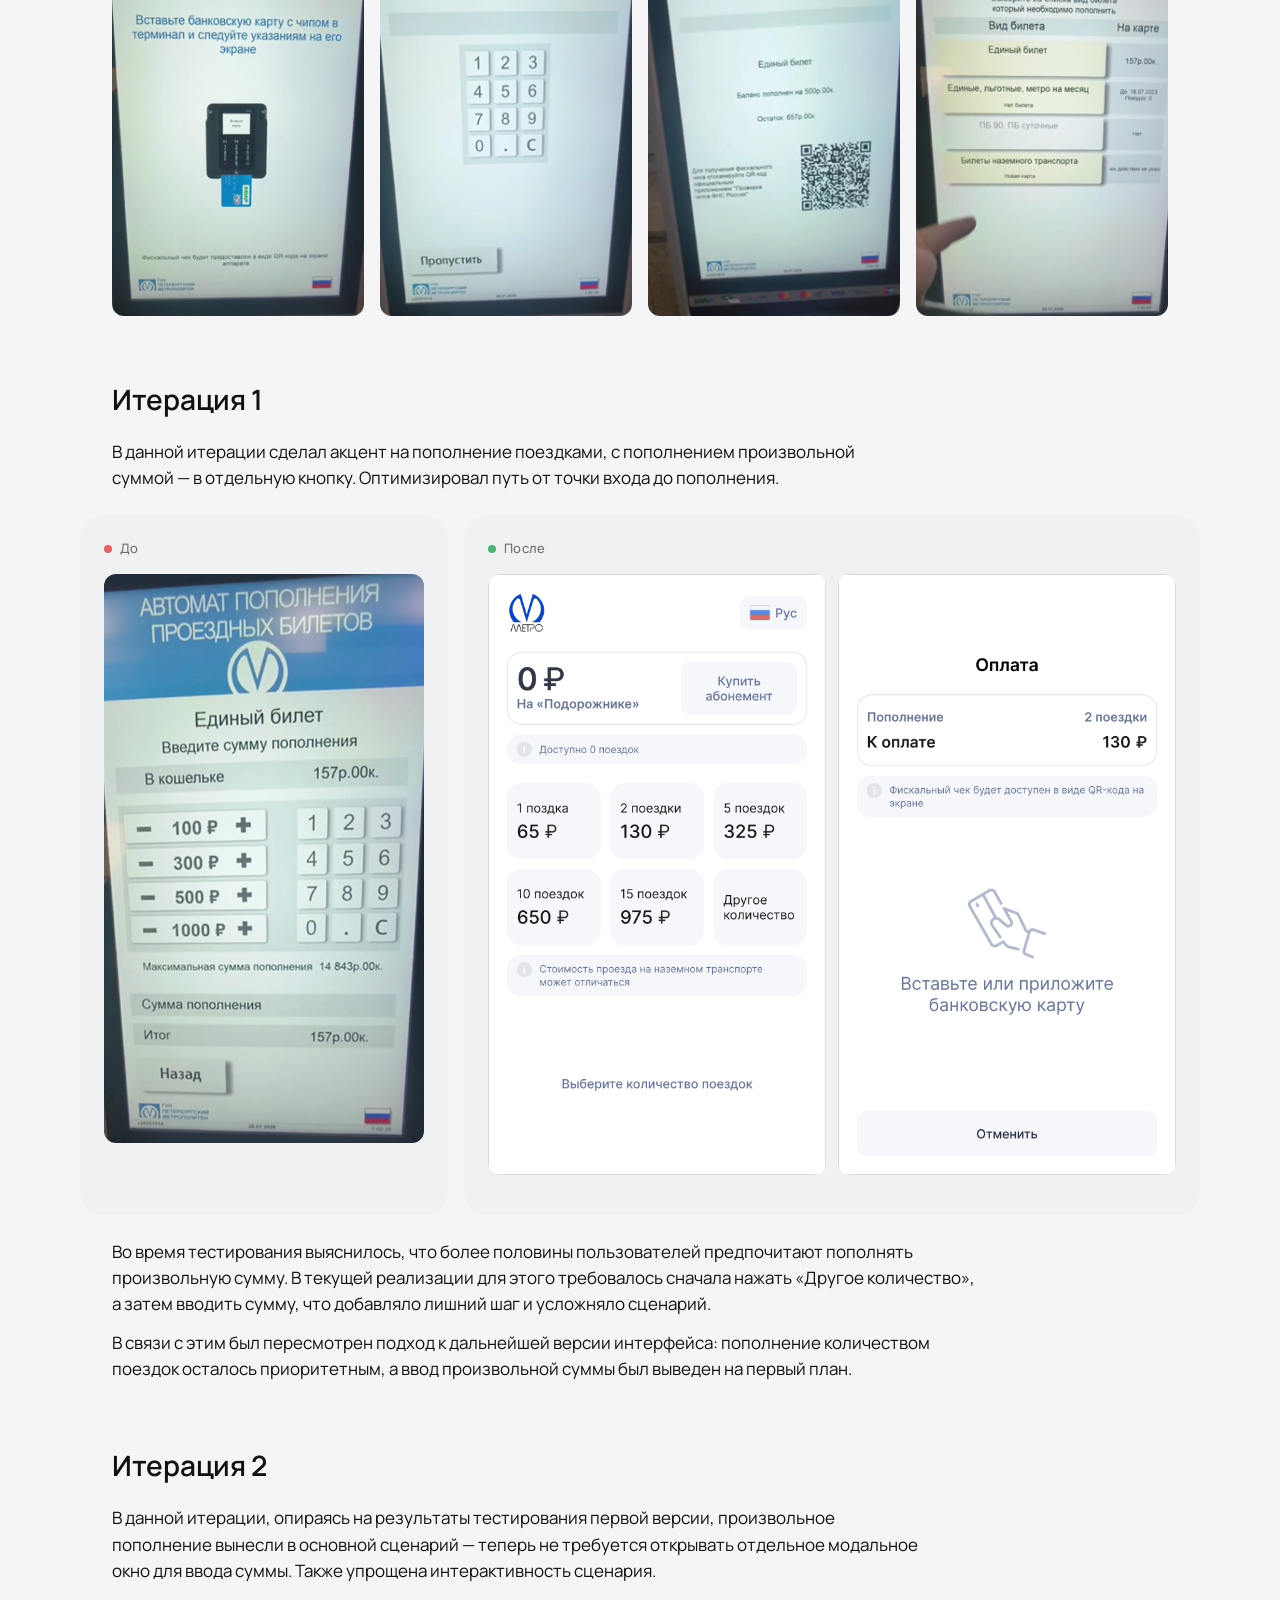
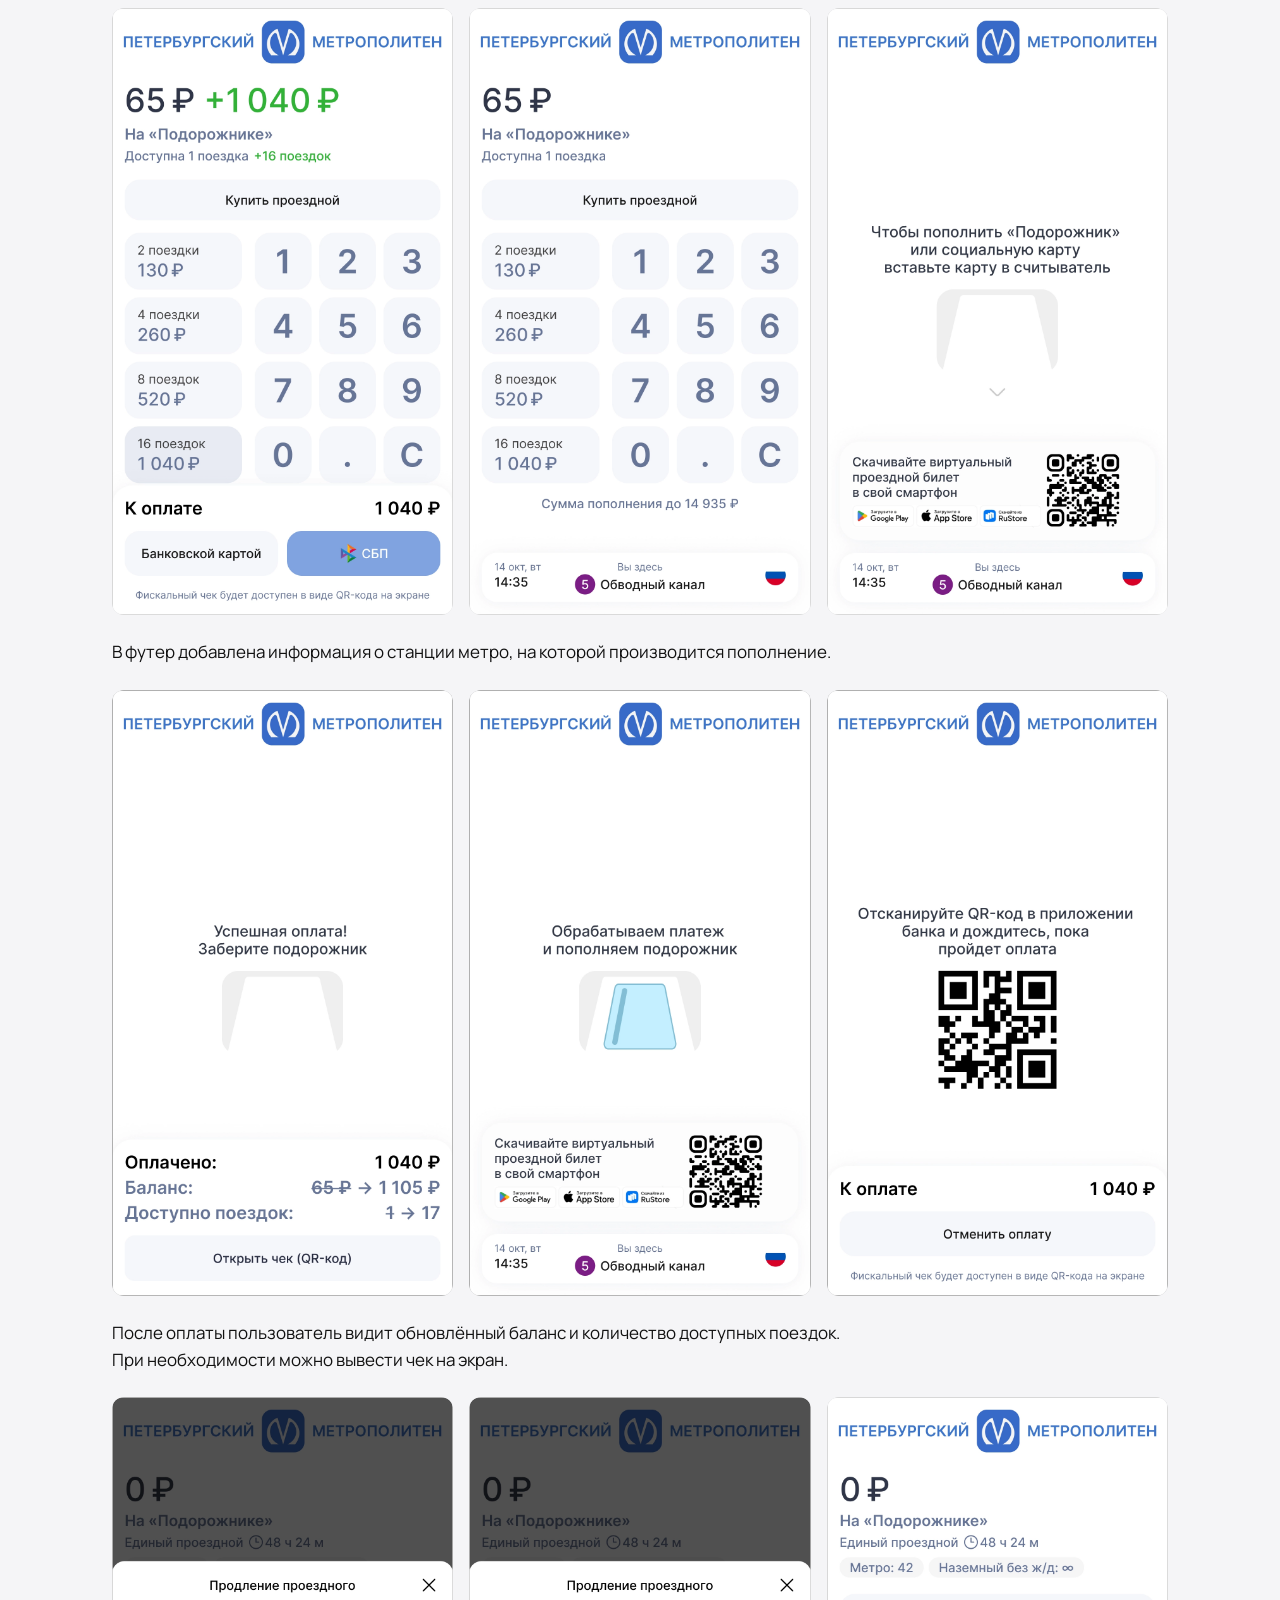
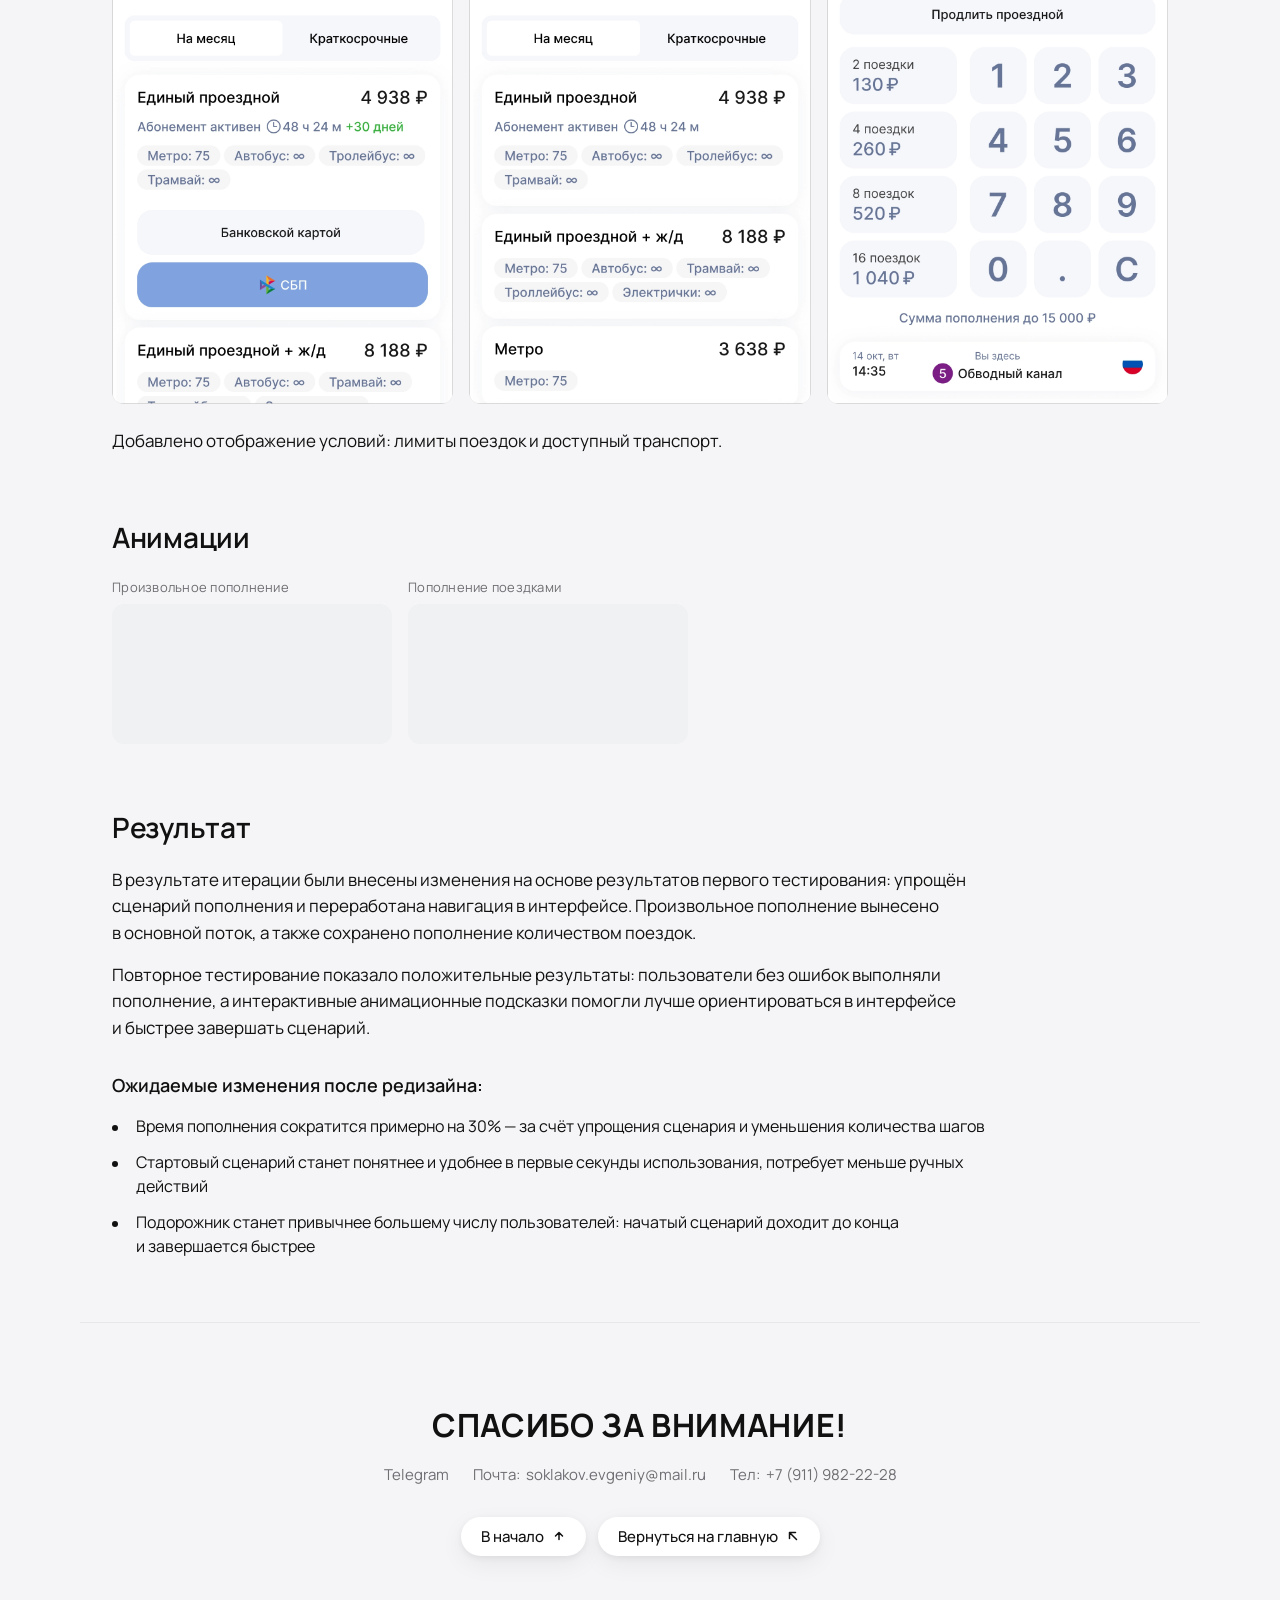
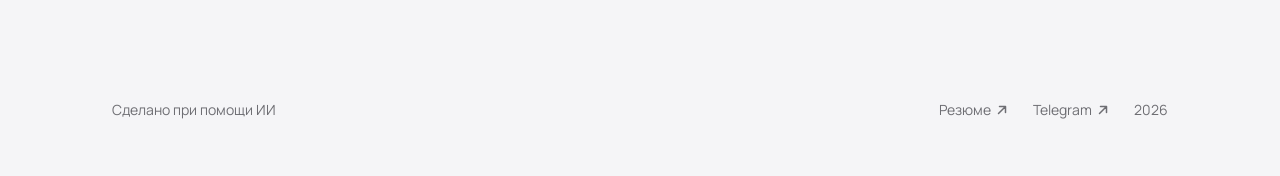
<file: case2.html>
<!DOCTYPE html>
<html lang="ru">
<head>
    <meta charset="UTF-8">
    <meta name="viewport" content="width=device-width, initial-scale=1.0">
    <meta http-equiv="Cache-Control" content="no-cache, no-store, must-revalidate">
    <meta http-equiv="Pragma" content="no-cache">
    <meta http-equiv="Expires" content="0">
    <title>Автомат пополнения проездных — кейс / Евгений Соклаков</title>
    <link rel="preconnect" href="https://fonts.googleapis.com">
    <link rel="preconnect" href="https://fonts.gstatic.com" crossorigin>
    <link href="https://fonts.googleapis.com/css2?family=Manrope:wght@400;500;600;700&display=swap" rel="stylesheet">
    <link rel="stylesheet" href="styles.css?v=22">
</head>
<body>
    <main class="page">
        <div class="container">

            <!-- HERO -->
            <section class="hero" id="top">
                <div class="hero__avatar">
                    <img src="img/case2/0.png" alt="Иконка кейса">
                </div>
                <h1 class="hero__title">
                    Упростил и&nbsp;улучшил UX автомата пополнения<br class="mobile-hide">
                    проездных билетов в&nbsp;метро Санкт-Петербурга
                </h1>
                <div class="hero__buttons">
                    <a href="index.html" class="btn">
                        <span class="btn__label">Вернуться на главную</span>
                        <svg class="btn__arrow btn__arrow--back" width="14" height="14" viewBox="0 0 14 14" fill="none">
                            <path d="M10.5 10.5L3.5 3.5M3.5 3.5H9.5M3.5 3.5V9.5" stroke="currentColor" stroke-width="1.5" stroke-linecap="round" stroke-linejoin="round"/>
                        </svg>
                    </a>
                </div>
            </section>

            <!-- БАННЕР -->
            <section class="case-section">
                <div class="case-banner">
                    <img src="img/case2/1.png" alt="Автомат пополнения проездных билетов">
                </div>
            </section>

            <!-- ВВОДНЫЕ -->
            <section class="case-section">
                <h2 class="case-section__title">Вводные</h2>
                <p class="case-text">
                    Как житель прекрасного города Санкт-Петербурга и&nbsp;постоянный пользователь метро и&nbsp;не&nbsp;только, почему большие очереди в&nbsp;кассу, а&nbsp;терминалы быстрого пополнения пусто? Любопытство меня вело к&nbsp;ответу и&nbsp;на&nbsp;очереди никак отражалось у&nbsp;людей, почему они не&nbsp;пользуются терминалами. И&nbsp;спрошенные (8&nbsp;человек) и&nbsp;из&nbsp;них, получились 1&nbsp;не&nbsp;удобно пользоваться терминалами, 3&nbsp;с&nbsp;наличкой. И&nbsp;тогда у&nbsp;меня появилась идея сделать данный кейс.
                </p>
            </section>

            <!-- ЗАДАЧИ -->
            <section class="case-section">
                <h2 class="case-section__title">Задачи</h2>
                <ul class="case-list">
                    <li>Снизить количество ошибок при пополнении</li>
                    <li>Улучшить навигацию и&nbsp;принципы</li>
                    <li>Сократить и&nbsp;ускорить сценарий пополнения</li>
                    <li>Повысить читаемость и&nbsp;визуальную понятность интерфейса</li>
                </ul>
            </section>

            <!-- ЭТАПЫ РАБОТЫ -->
            <section class="case-section">
                <h2 class="case-section__title">Этапы работы</h2>
                <ol class="case-list case-list--numbered">
                    <li>Исследуем бизнес и&nbsp;пользователей</li>
                    <li>Анализируем и&nbsp;формируем гипотезы</li>
                    <li>Прототипируем и&nbsp;оформляем интерфейс</li>
                    <li>Тестируем и&nbsp;дорабатываем</li>
                </ol>
            </section>

            <!-- ИССЛЕДОВАНИЕ -->
            <section class="case-section">
                <h2 class="case-section__title">Исследование</h2>
                <div class="case-image-wide case-image-wide--medium">
                    <img src="img/case2/2.png" alt="Автоматы в метро Санкт-Петербурга">
                </div>
                <p class="case-text" style="margin-top: 24px;">
                    Опрос было удобно проводить в&nbsp;метро у&nbsp;касс и&nbsp;терминалов&nbsp;— можно быстро, за&nbsp;1–2&nbsp;минуты, получить ответы на&nbsp;свои вопросы.
                </p>
            </section>

            <!-- ТОГГЛЫ ИССЛЕДОВАНИЯ -->
            <section class="case-section">
                <details class="case-toggle">
                    <summary class="case-toggle__summary">Опрос (Цель, Вопросы, результаты)</summary>
                    <div class="case-toggle__content">
                        <p class="case-text"><strong>Цель опроса:</strong></p>
                        <ul class="case-list">
                            <li>понять, на&nbsp;сколько удобное пользоваться юзерам текущим интерфейсом;</li>
                        </ul>
                        <div class="case-quote">Опрошено 30&nbsp;человек</div>

                        <details class="case-toggle">
                            <summary class="case-toggle__summary">Вопросы</summary>
                            <div class="case-toggle__content">
                                <ol class="case-survey">
                                    <li>
                                        <strong>Удобно ли&nbsp;вам пополнять подорожник на&nbsp;КСО? (да&nbsp;/&nbsp;нет)</strong>
                                        <div class="case-quote">Результат: 12&nbsp;— Да, 18&nbsp;— Нет</div>
                                    </li>
                                    <li>
                                        <strong>Знаете ли&nbsp;вы, сколько стоит 1&nbsp;проезд в&nbsp;метро по&nbsp;подорожнику? (да&nbsp;/&nbsp;нет)</strong>
                                        <div class="case-quote">Результат: 16&nbsp;— Да, 14&nbsp;— Нет</div>
                                    </li>
                                    <li>
                                        <strong>Знаете ли&nbsp;вы, для чего вас просят ввести номер перед подтверждением оплаты? (да&nbsp;/&nbsp;нет)</strong>
                                        <div class="case-quote">Результат: 8&nbsp;— Да, 22&nbsp;— Нет</div>
                                    </li>
                                    <li>
                                        <strong>Если да, то&nbsp;для чего просят ввести? (открытый)</strong>
                                        <div class="case-quote">Результат: Все лишь предполагают, никто чётко ответить не&nbsp;может. Кто-то говорит, что привязка идёт карты к&nbsp;номеру, кто-то про чек.</div>
                                    </li>
                                    <li>
                                        <strong>Если не&nbsp;удобно&nbsp;— что для вас кажется не&nbsp;удобным в&nbsp;пополнение подорожника на&nbsp;КСО? (открытый)</strong>
                                        <div class="case-quote">Результат: Не&nbsp;интуитивный интерфейс, не&nbsp;понимают для чего вводить номер, иногда торопились и&nbsp;вынимали карту раньше времени и&nbsp;оплата слетала.</div>
                                    </li>
                                    <li>
                                        <strong>Считаете ли&nbsp;вы&nbsp;полезной информацию о&nbsp;том, сколько поездок можно пополнить и&nbsp;сколько стоит 1&nbsp;поездка? (да&nbsp;/&nbsp;нет)</strong>
                                        <div class="case-quote">Результат: 22&nbsp;— Да, 8&nbsp;— Нет</div>
                                    </li>
                                    <li>
                                        <strong>Терминал не&nbsp;выдаёт бумажные чеки, запрашивали ли&nbsp;вы&nbsp;чеки через QR-код или по&nbsp;номеру телефона? (да&nbsp;/&nbsp;нет)</strong>
                                        <div class="case-quote">Результат: 4&nbsp;— Да, 26&nbsp;— Нет</div>
                                    </li>
                                </ol>
                            </div>
                        </details>
                    </div>
                </details>

                <details class="case-toggle">
                    <summary class="case-toggle__summary">Анализ конкурентов</summary>
                    <div class="case-toggle__content">
                        <p class="case-text">
                            Для анализа я&nbsp;выбрал 2&nbsp;прямых и&nbsp;2&nbsp;непрямых конкурента:
                        </p>

                        <details class="case-toggle">
                            <summary class="case-toggle__summary">Прямые</summary>
                            <div class="case-toggle__content">
                                <div class="case-grid case-grid--2">
                                    <figure class="case-figure">
                                        <figcaption class="case-figure__caption">РЖД терминал покупки билетов</figcaption>
                                        <div class="case-figure__media">
                                            <img src="img/case2/4.png" alt="РЖД терминал покупки билетов">
                                        </div>
                                    </figure>
                                    <figure class="case-figure">
                                        <figcaption class="case-figure__caption">Метро МСК пополнение тройки</figcaption>
                                        <div class="case-figure__media">
                                            <img src="img/case2/3.png" alt="Метро МСК пополнение тройки">
                                        </div>
                                    </figure>
                                </div>
                            </div>
                        </details>

                        <details class="case-toggle">
                            <summary class="case-toggle__summary">Непрямые</summary>
                            <div class="case-toggle__content">
                                <div class="case-grid case-grid--2">
                                    <figure class="case-figure">
                                        <figcaption class="case-figure__caption">Т-Банк банкомат</figcaption>
                                        <div class="case-figure__media">
                                            <img src="img/case2/6.png" alt="Т-Банк банкомат">
                                        </div>
                                    </figure>
                                    <figure class="case-figure">
                                        <figcaption class="case-figure__caption">Магнит КСО</figcaption>
                                        <div class="case-figure__media">
                                            <img src="img/case2/5.png" alt="Магнит КСО">
                                        </div>
                                    </figure>
                                </div>
                            </div>
                        </details>

                        <div class="case-callout">
                            <div class="case-callout__icon">💡</div>
                            <div class="case-callout__body">
                                <p><strong>Т-Банк и&nbsp;Магнит&nbsp;— фавориты по&nbsp;КСО:</strong> интерфейсы у&nbsp;них обновлялись недавно, поэтому выглядят более продуманными. Пятёрочка построена на&nbsp;базе магнитовской КСО, поэтому отдельно её&nbsp;не&nbsp;учитываю. В&nbsp;целом пользовательский опыт лучше именно в&nbsp;этих решениях.</p>
                                <p><strong>Метро&nbsp;(Москва)</strong> достаточно дружелюбен к&nbsp;пользователю и&nbsp;даёт хороший отклик, но&nbsp;всё ещё требует оптимизации.</p>
                                <p><strong>У&nbsp;РЖД</strong> интерфейс перегружен и&nbsp;нуждается в&nbsp;переработке. По&nbsp;результатам небольшого опроса пользователи говорят, что «привыкли», хотя на&nbsp;старте опыт был значительно хуже.</p>
                                <p>В&nbsp;целом у&nbsp;каждого из&nbsp;конкурентов есть интересные решения, которые можно взять на&nbsp;заметку.</p>
                            </div>
                        </div>
                    </div>
                </details>

                <details class="case-toggle">
                    <summary class="case-toggle__summary">Job Story</summary>
                    <div class="case-toggle__content">
                        <div class="case-callout">
                            <div class="case-callout__icon">⚠️</div>
                            <div class="case-callout__body">
                                <p><strong>Когда</strong> я&nbsp;спешу и&nbsp;вижу очередь в&nbsp;кассу, <strong>я&nbsp;хочу</strong> быстро пополнить карту через терминал без ошибок, <strong>чтобы</strong> не&nbsp;тратить время и&nbsp;не&nbsp;опоздать.</p>
                            </div>
                        </div>
                        <div class="case-callout">
                            <div class="case-callout__icon">⚠️</div>
                            <div class="case-callout__body">
                                <p><strong>Когда</strong> я&nbsp;впервые подхожу к&nbsp;терминалу, <strong>я&nbsp;хочу</strong> сразу понять, куда нажимать и&nbsp;что делать, <strong>чтобы</strong> не&nbsp;чувствовать себя растерянно и&nbsp;не&nbsp;обращаться за&nbsp;помощью.</p>
                            </div>
                        </div>
                        <div class="case-callout">
                            <div class="case-callout__icon">⚠️</div>
                            <div class="case-callout__body">
                                <p><strong>Когда</strong> я&nbsp;пополняю карту, <strong>я&nbsp;хочу</strong> пройти минимальное количество шагов, <strong>чтобы</strong> завершить операцию как можно быстрее.</p>
                            </div>
                        </div>
                    </div>
                </details>
            </section>

            <!-- ПРОЕКТИРОВАНИЕ -->
            <section class="case-section">
                <h2 class="case-section__title">Проектирование</h2>
                <p class="case-text">
                    Перед проектированием прошёл тест пользователей на&nbsp;текущих терминалах, чтобы определить удобные области взаимодействия.
                </p>
                <p class="case-text" style="margin-top: 12px;">
                    В&nbsp;тестировании участвовали люди ростом от&nbsp;130 до&nbsp;188&nbsp;см.
                </p>

                <div class="case-grid case-grid--5" style="margin-top: 24px;">
                    <figure class="case-figure">
                        <figcaption class="case-figure__caption">130 см</figcaption>
                        <div class="case-figure__media">
                            <img src="img/case2/11.png" alt="Тест с ростом 130 см">
                        </div>
                    </figure>
                    <figure class="case-figure">
                        <figcaption class="case-figure__caption">148 см</figcaption>
                        <div class="case-figure__media">
                            <img src="img/case2/10.png" alt="Тест с ростом 148 см">
                        </div>
                    </figure>
                    <figure class="case-figure">
                        <figcaption class="case-figure__caption">158 см</figcaption>
                        <div class="case-figure__media">
                            <img src="img/case2/9.png" alt="Тест с ростом 158 см">
                        </div>
                    </figure>
                    <figure class="case-figure">
                        <figcaption class="case-figure__caption">175 см</figcaption>
                        <div class="case-figure__media">
                            <img src="img/case2/8.png" alt="Тест с ростом 175 см">
                        </div>
                    </figure>
                    <figure class="case-figure">
                        <figcaption class="case-figure__caption">188 см</figcaption>
                        <div class="case-figure__media">
                            <img src="img/case2/7.png" alt="Тест с ростом 188 см">
                        </div>
                    </figure>
                </div>

                <p class="case-text" style="margin-top: 24px;">
                    По&nbsp;результатам тестирования сформировал карту зон доступности текущего терминала и&nbsp;использовал её&nbsp;как основу при проектировании нового интерфейса.
                </p>

                <div class="case-image-wide case-image-wide--medium" style="margin-top: 24px;">
                    <img src="img/case2/12.png" alt="Карта зон доступности">
                </div>

                <p class="case-text" style="margin-top: 24px;">
                    Также зафиксировал расположение элементов управления: считывателя карты, слота для «Подорожника» / социальной карты, чтобы в&nbsp;дальнейшем сделать анимационные подсказки максимально приближенные к&nbsp;реальному устройству.
                </p>

                <div class="case-grid case-grid--3" style="margin-top: 24px;">
                    <div class="case-figure__media">
                        <img src="img/case2/15.png" alt="Считыватель банковской карты">
                    </div>
                    <div class="case-figure__media">
                        <img src="img/case2/14.png" alt="Слот для Подорожника">
                    </div>
                    <div class="case-figure__media">
                        <img src="img/case2/13.png" alt="Считыватель карты">
                    </div>
                </div>
            </section>

            <!-- ПРОМЕЖУТОЧНЫЙ РЯД 4 КАРТИНКИ -->
            <section class="case-section case-section--wide">
                <div class="case-grid case-grid--4" style="padding: 0 32px;">
                    <div class="case-figure__media">
                        <img src="img/case2/16.png" alt="Скрин экрана">
                    </div>
                    <div class="case-figure__media">
                        <img src="img/case2/17.png" alt="Скрин экрана">
                    </div>
                    <div class="case-figure__media">
                        <img src="img/case2/18.png" alt="Скрин экрана">
                    </div>
                    <div class="case-figure__media">
                        <img src="img/case2/19.png" alt="Скрин экрана">
                    </div>
                </div>
            </section>

            <!-- ИТЕРАЦИЯ 1 -->
            <section class="case-section case-section--wide">
                <h2 class="case-section__title">Итерация 1</h2>
                <p class="case-text" style="padding: 0 32px;">
                    В&nbsp;данной итерации сделал акцент на&nbsp;пополнение поездками, с&nbsp;пополнением произвольной суммой&nbsp;— в&nbsp;отдельную кнопку. Оптимизировал путь от&nbsp;точки входа до&nbsp;пополнения.
                </p>

                <div class="case-compare case-compare--asymmetric" style="margin-top: 24px;">
                    <div class="case-compare__col">
                        <div class="case-compare__label case-compare__label--before">До</div>
                        <div class="case-compare__media">
                            <img src="img/case2/20.png" alt="Старый интерфейс автомата">
                        </div>
                    </div>
                    <div class="case-compare__col">
                        <div class="case-compare__label case-compare__label--after">После</div>
                        <div class="case-compare__pair">
                            <div class="case-compare__media">
                                <img src="img/case2/21.png" alt="Новый интерфейс — пополнение">
                            </div>
                            <div class="case-compare__media">
                                <img src="img/case2/22.png" alt="Новый интерфейс — оплата">
                            </div>
                        </div>
                    </div>
                </div>

                <div style="padding: 0 32px;">
                    <p class="case-text" style="margin-top: 16px;">
                        Во&nbsp;время тестирования выяснилось, что более половины пользователей предпочитают пополнять произвольную сумму. В&nbsp;текущей реализации для этого требовалось сначала нажать «Другое количество», а&nbsp;затем вводить сумму, что добавляло лишний шаг и&nbsp;усложняло сценарий.
                    </p>
                    <p class="case-text" style="margin-top: 12px;">
                        В&nbsp;связи с&nbsp;этим был пересмотрен подход к&nbsp;дальнейшей версии интерфейса: пополнение количеством поездок осталось приоритетным, а&nbsp;ввод произвольной суммы был выведен на&nbsp;первый план.
                    </p>
                </div>
            </section>

            <!-- ИТЕРАЦИЯ 2 -->
            <section class="case-section case-section--wide">
                <h2 class="case-section__title">Итерация 2</h2>
                <p class="case-text" style="padding: 0 32px;">
                    В&nbsp;данной итерации, опираясь на&nbsp;результаты тестирования первой версии, произвольное пополнение вынесли в&nbsp;основной сценарий&nbsp;— теперь не&nbsp;требуется открывать отдельное модальное окно для ввода суммы. Также упрощена интерактивность сценария.
                </p>

                <div class="case-grid case-grid--3" style="padding: 0 32px; margin-top: 24px;">
                    <div class="case-figure__media">
                        <img src="img/case2/23.png" alt="Главный экран автомата">
                    </div>
                    <div class="case-figure__media">
                        <img src="img/case2/24.png" alt="Ввод количества поездок">
                    </div>
                    <div class="case-figure__media">
                        <img src="img/case2/25.png" alt="Расширенная раскладка">
                    </div>
                </div>

                <p class="case-text" style="padding: 0 32px; margin-top: 24px;">
                    В&nbsp;футер добавлена информация о&nbsp;станции метро, на&nbsp;которой производится пополнение.
                </p>

                <div class="case-grid case-grid--3" style="padding: 0 32px; margin-top: 24px;">
                    <div class="case-figure__media">
                        <img src="img/case2/26.png" alt="QR-код в приложении">
                    </div>
                    <div class="case-figure__media">
                        <img src="img/case2/27.png" alt="Обработка платежа">
                    </div>
                    <div class="case-figure__media">
                        <img src="img/case2/28.png" alt="Успешная оплата">
                    </div>
                </div>

                <p class="case-text" style="padding: 0 32px; margin-top: 24px;">
                    После оплаты пользователь видит обновлённый баланс и&nbsp;количество доступных поездок. При&nbsp;необходимости можно вывести чек на&nbsp;экран.
                </p>

                <div class="case-grid case-grid--3" style="padding: 0 32px; margin-top: 24px;">
                    <div class="case-figure__media">
                        <img src="img/case2/29.png" alt="Список покупок">
                    </div>
                    <div class="case-figure__media">
                        <img src="img/case2/30.png" alt="Обновлённый баланс">
                    </div>
                    <div class="case-figure__media">
                        <img src="img/case2/31.png" alt="Чек об оплате">
                    </div>
                </div>

                <p class="case-text" style="padding: 0 32px; margin-top: 24px;">
                    Добавлено отображение условий: лимиты поездок и&nbsp;доступный транспорт.
                </p>
            </section>

            <!-- АНИМАЦИИ -->
            <section class="case-section case-section--wide">
                <h2 class="case-section__title">Анимации</h2>
                <div class="case-grid case-grid--2 case-grid--narrow" style="padding: 0 32px;">
                    <figure class="case-figure">
                        <figcaption class="case-figure__caption">Произвольное пополнение</figcaption>
                        <div class="case-figure__media">
                            <video src="img/case2/Animation1.mp4" autoplay loop muted playsinline></video>
                        </div>
                    </figure>
                    <figure class="case-figure">
                        <figcaption class="case-figure__caption">Пополнение поездками</figcaption>
                        <div class="case-figure__media">
                            <video src="img/case2/Animation2.mp4" autoplay loop muted playsinline></video>
                        </div>
                    </figure>
                </div>
            </section>

            <!-- РЕЗУЛЬТАТ -->
            <section class="case-section">
                <h2 class="case-section__title">Результат</h2>
                <p class="case-text">
                    В&nbsp;результате итерации были внесены изменения на&nbsp;основе результатов первого тестирования: упрощён сценарий пополнения и&nbsp;переработана навигация в&nbsp;интерфейсе. Произвольное пополнение вынесено в&nbsp;основной поток, а&nbsp;также сохранено пополнение количеством поездок.
                </p>
                <p class="case-text" style="margin-top: 16px;">
                    Повторное тестирование показало положительные результаты: пользователи без ошибок выполняли пополнение, а&nbsp;интерактивные анимационные подсказки помогли лучше ориентироваться в&nbsp;интерфейсе и&nbsp;быстрее завершать сценарий.
                </p>

                <h3 style="font-size: 18px; font-weight: 600; margin: 32px 0 16px;">Ожидаемые изменения после редизайна:</h3>
                <ul class="case-list">
                    <li>Время пополнения сократится примерно на&nbsp;30%&nbsp;— за&nbsp;счёт упрощения сценария и&nbsp;уменьшения количества шагов</li>
                    <li>Стартовый сценарий станет понятнее и&nbsp;удобнее в&nbsp;первые секунды использования, потребует меньше ручных действий</li>
                    <li>Подорожник станет привычнее большему числу пользователей: начатый сценарий доходит до&nbsp;конца и&nbsp;завершается быстрее</li>
                </ul>
            </section>

            <!-- СПАСИБО -->
            <section class="case-thanks">
                <h2 class="case-thanks__title">СПАСИБО ЗА&nbsp;ВНИМАНИЕ!</h2>
                <div class="case-thanks__contacts">
                    <span class="case-thanks__group">
                        <a href="https://t.me/Soklakov" target="_blank" rel="noopener" class="text-link">Telegram</a>
                    </span>
                    <span class="case-thanks__group">
                        <span class="case-thanks__label">Почта:</span>
                        <a href="mailto:soklakov.evgeniy@mail.ru" class="text-link">soklakov.evgeniy@mail.ru</a>
                    </span>
                    <span class="case-thanks__group">
                        <span class="case-thanks__label">Тел:</span>
                        <a href="tel:+79119822228" class="text-link">+7&nbsp;(911)&nbsp;982-22-28</a>
                    </span>
                </div>
                <div class="case-thanks__cta">
                    <a href="#top" class="btn">
                        <span class="btn__label">В начало</span>
                        <svg class="btn__arrow" width="14" height="14" viewBox="0 0 14 14" fill="none">
                            <path d="M7 10.5V3.5M7 3.5L3.5 7M7 3.5L10.5 7" stroke="currentColor" stroke-width="1.5" stroke-linecap="round" stroke-linejoin="round"/>
                        </svg>
                    </a>
                    <a href="index.html" class="btn">
                        <span class="btn__label">Вернуться на главную</span>
                        <svg class="btn__arrow btn__arrow--back" width="14" height="14" viewBox="0 0 14 14" fill="none">
                            <path d="M10.5 10.5L3.5 3.5M3.5 3.5H9.5M3.5 3.5V9.5" stroke="currentColor" stroke-width="1.5" stroke-linecap="round" stroke-linejoin="round"/>
                        </svg>
                    </a>
                </div>
            </section>

            <!-- FOOTER -->
            <footer class="footer">
                <div class="footer__left">Сделано при помощи ИИ</div>
                <div class="footer__right">
                    <a href="https://drive.google.com/file/d/1NSleYqPIB4gHWDvywmFM7YKChPPIrIDy/view?usp=sharing" target="_blank" rel="noopener" class="text-link">
                        <span>Резюме</span>
                        <svg class="text-link__arrow" width="14" height="14" viewBox="0 0 14 14" fill="none">
                            <path d="M3.5 10.5L10.5 3.5M10.5 3.5H4.5M10.5 3.5V9.5" stroke="currentColor" stroke-width="1.5" stroke-linecap="round" stroke-linejoin="round"/>
                        </svg>
                    </a>
                    <a href="https://t.me/Soklakov" target="_blank" rel="noopener" class="text-link">
                        <span>Telegram</span>
                        <svg class="text-link__arrow" width="14" height="14" viewBox="0 0 14 14" fill="none">
                            <path d="M3.5 10.5L10.5 3.5M10.5 3.5H4.5M10.5 3.5V9.5" stroke="currentColor" stroke-width="1.5" stroke-linecap="round" stroke-linejoin="round"/>
                        </svg>
                    </a>
                    <span class="footer__year">2026</span>
                </div>
            </footer>

        </div>
    </main>
</body>
</html>
</file>
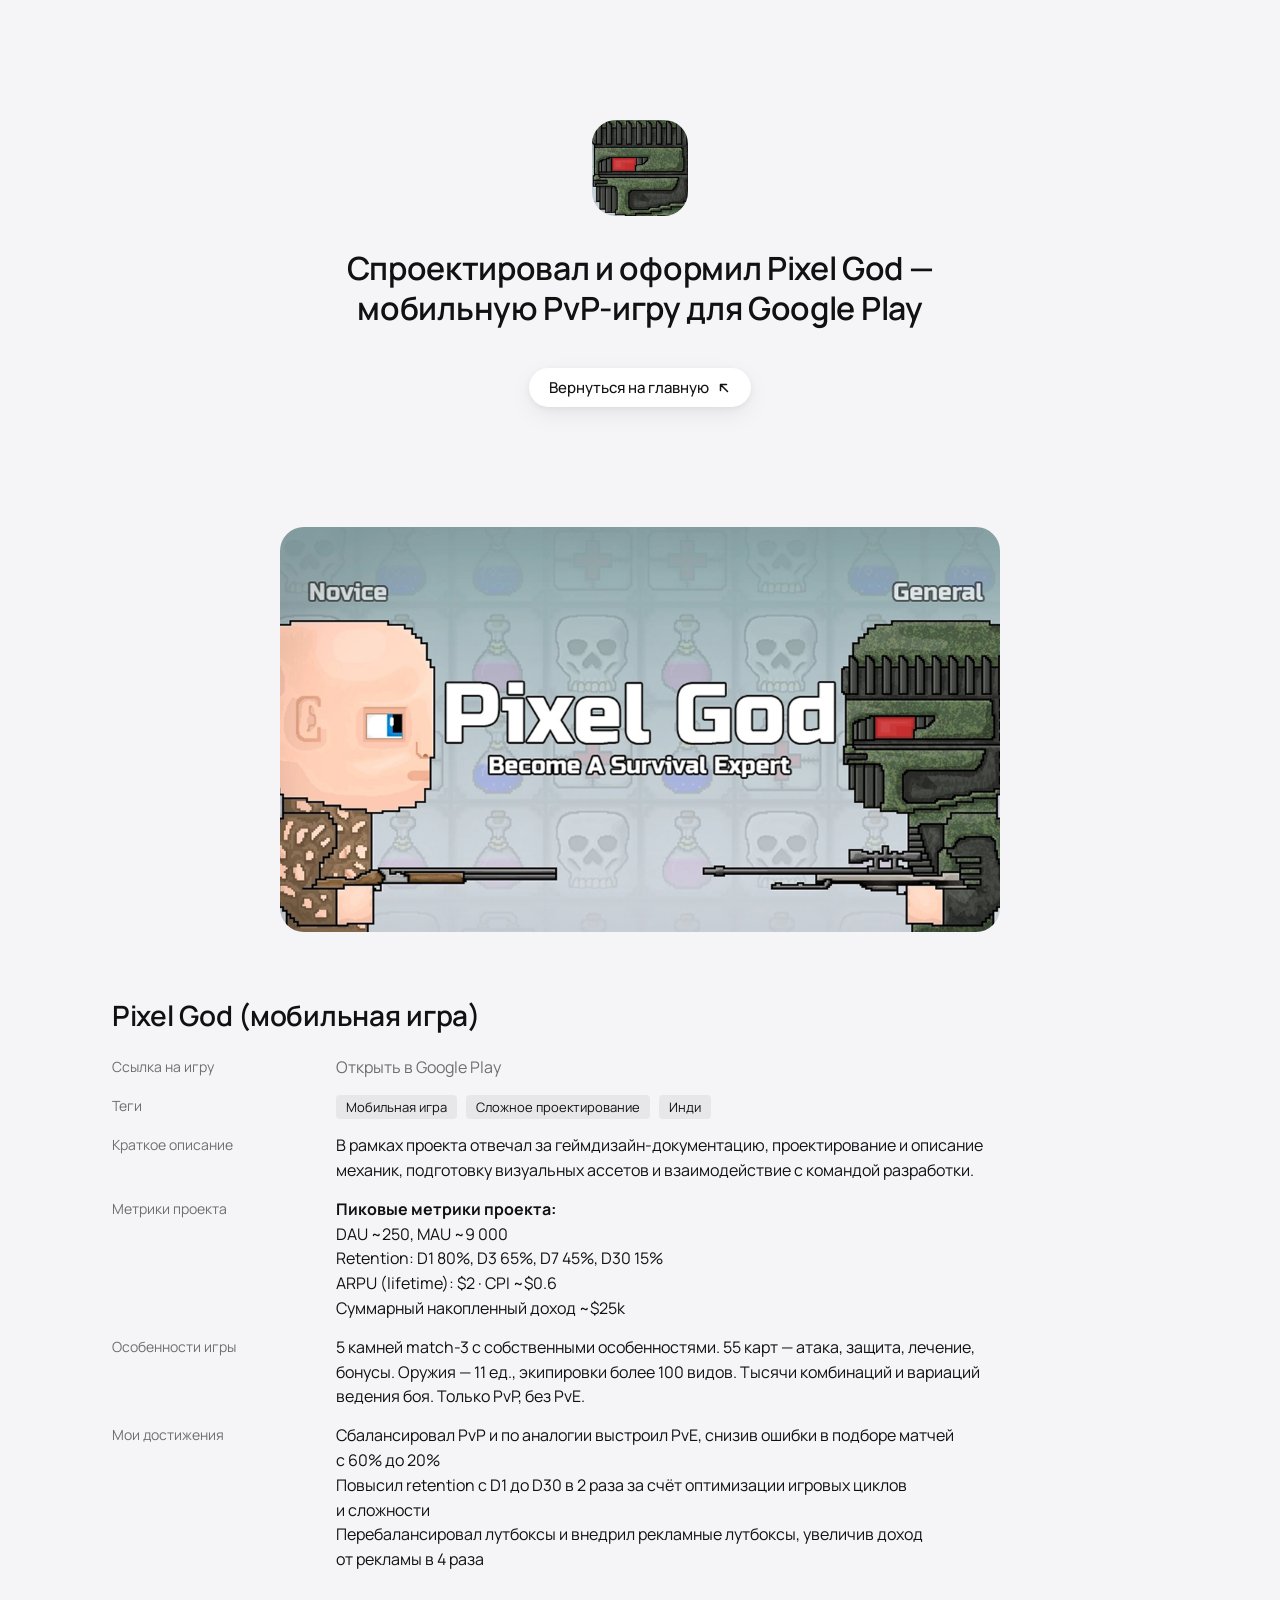
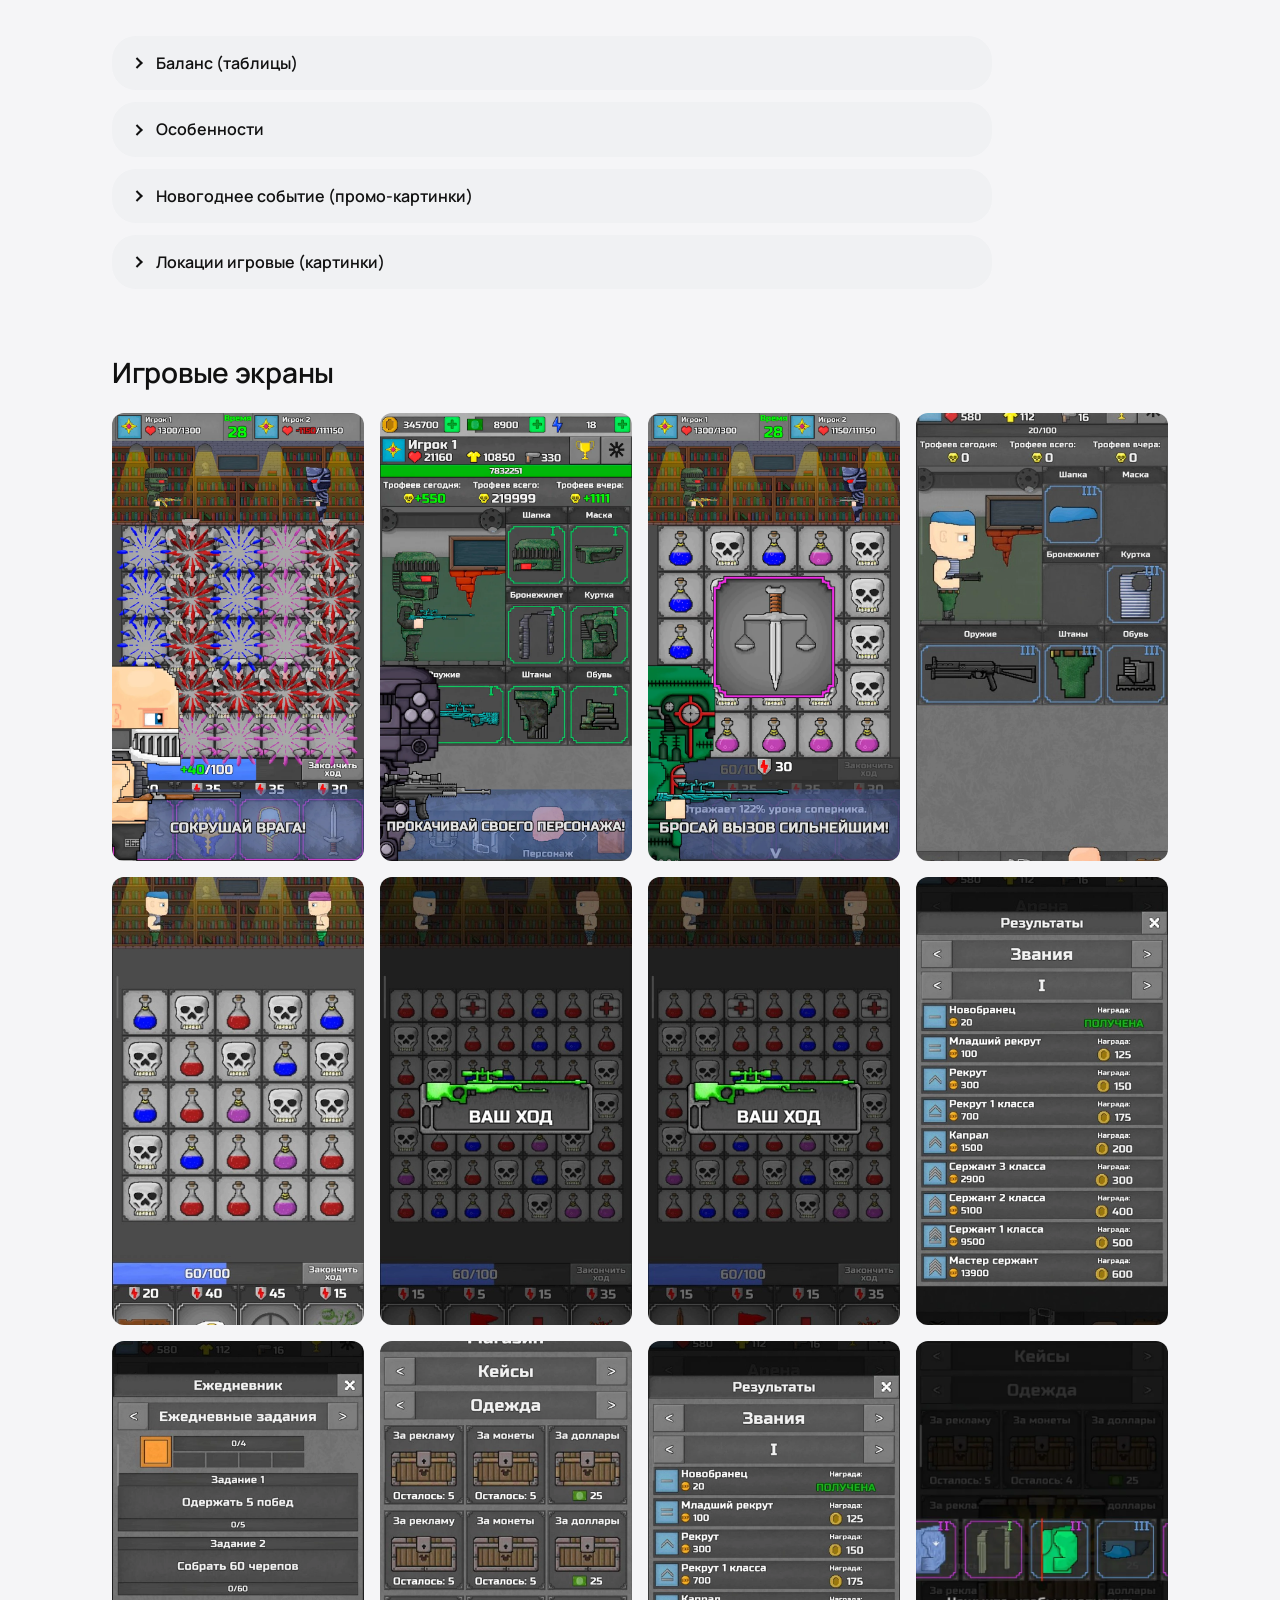
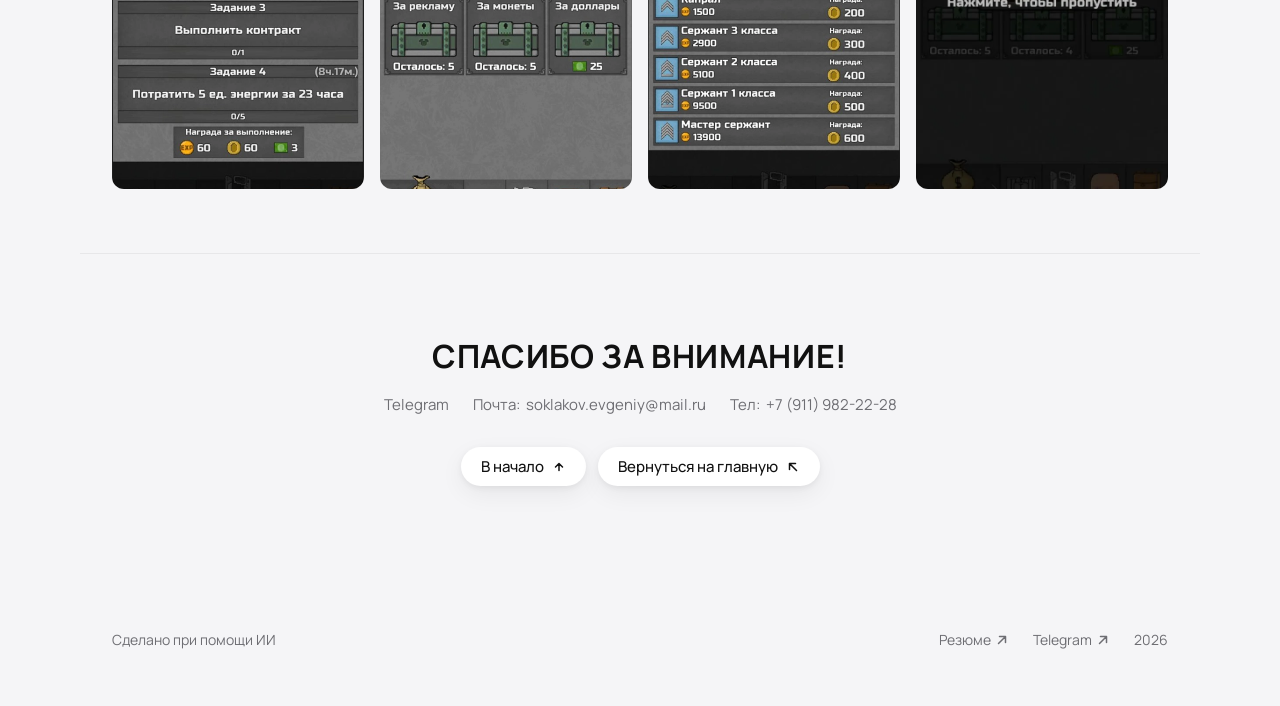
<file: case3.html>
<!DOCTYPE html>
<html lang="ru">
<head>
    <meta charset="UTF-8">
    <meta name="viewport" content="width=device-width, initial-scale=1.0">
    <meta http-equiv="Cache-Control" content="no-cache, no-store, must-revalidate">
    <meta http-equiv="Pragma" content="no-cache">
    <meta http-equiv="Expires" content="0">
    <title>Pixel God — кейс / Евгений Соклаков</title>
    <link rel="preconnect" href="https://fonts.googleapis.com">
    <link rel="preconnect" href="https://fonts.gstatic.com" crossorigin>
    <link href="https://fonts.googleapis.com/css2?family=Manrope:wght@400;500;600;700&display=swap" rel="stylesheet">
    <link rel="stylesheet" href="styles.css?v=22">
</head>
<body>
    <main class="page">
        <div class="container">

            <!-- HERO -->
            <section class="hero" id="top">
                <div class="hero__avatar">
                    <img src="img/case3/0.png" alt="Иконка кейса">
                </div>
                <h1 class="hero__title">
                    Спроектировал и&nbsp;оформил Pixel&nbsp;God —<br class="mobile-hide">
                    мобильную PvP-игру для Google&nbsp;Play
                </h1>
                <div class="hero__buttons">
                    <a href="index.html" class="btn">
                        <span class="btn__label">Вернуться на главную</span>
                        <svg class="btn__arrow btn__arrow--back" width="14" height="14" viewBox="0 0 14 14" fill="none">
                            <path d="M10.5 10.5L3.5 3.5M3.5 3.5H9.5M3.5 3.5V9.5" stroke="currentColor" stroke-width="1.5" stroke-linecap="round" stroke-linejoin="round"/>
                        </svg>
                    </a>
                </div>
            </section>

            <!-- БАННЕР -->
            <section class="case-section">
                <div class="case-banner case-banner--medium">
                    <img src="img/case3/1.png" alt="Pixel God — Become A Survival Expert">
                </div>
            </section>

            <!-- СВОЙСТВА -->
            <section class="case-section">
                <h2 class="case-section__title">Pixel God (мобильная игра)</h2>
                <dl class="case-props">
                    <dt class="case-props__key">Ссылка на игру</dt>
                    <dd class="case-props__val">
                        <a href="https://play.google.com/store/apps/details?id=pixel.match3.battle&hl=en" target="_blank" rel="noopener" class="text-link">Открыть в&nbsp;Google&nbsp;Play</a>
                    </dd>

                    <dt class="case-props__key">Теги</dt>
                    <dd class="case-props__val">
                        <span class="case-tag">Мобильная игра</span>
                        <span class="case-tag">Сложное проектирование</span>
                        <span class="case-tag">Инди</span>
                    </dd>

                    <dt class="case-props__key">Краткое описание</dt>
                    <dd class="case-props__val">
                        В&nbsp;рамках проекта отвечал за&nbsp;геймдизайн-документацию, проектирование и&nbsp;описание механик, подготовку визуальных ассетов и&nbsp;взаимодействие с&nbsp;командой разработки.
                    </dd>

                    <dt class="case-props__key">Метрики проекта</dt>
                    <dd class="case-props__val">
                        <strong>Пиковые метрики проекта:</strong>
                        <ul>
                            <li>DAU ~250, MAU ~9&nbsp;000</li>
                            <li>Retention: D1 80%, D3 65%, D7 45%, D30 15%</li>
                            <li>ARPU (lifetime): $2 · CPI ~$0.6</li>
                            <li>Суммарный накопленный доход ~$25k</li>
                        </ul>
                    </dd>

                    <dt class="case-props__key">Особенности игры</dt>
                    <dd class="case-props__val">
                        5&nbsp;камней match-3 с&nbsp;собственными особенностями. 55&nbsp;карт&nbsp;— атака, защита, лечение, бонусы. Оружия&nbsp;— 11&nbsp;ед., экипировки более 100&nbsp;видов. Тысячи комбинаций и&nbsp;вариаций ведения боя. Только PvP, без&nbsp;PvE.
                    </dd>

                    <dt class="case-props__key">Мои достижения</dt>
                    <dd class="case-props__val">
                        <ul>
                            <li>Сбалансировал PvP и&nbsp;по&nbsp;аналогии выстроил PvE, снизив ошибки в&nbsp;подборе матчей с&nbsp;60% до&nbsp;20%</li>
                            <li>Повысил retention с&nbsp;D1 до&nbsp;D30 в&nbsp;2&nbsp;раза за&nbsp;счёт оптимизации игровых циклов и&nbsp;сложности</li>
                            <li>Перебалансировал лутбоксы и&nbsp;внедрил рекламные лутбоксы, увеличив доход от&nbsp;рекламы в&nbsp;4&nbsp;раза</li>
                        </ul>
                    </dd>
                </dl>
            </section>

            <!-- ТОГГЛЫ -->
            <section class="case-section">
                <details class="case-toggle">
                    <summary class="case-toggle__summary">Баланс (таблицы)</summary>
                    <div class="case-toggle__content">
                        <img src="img/case3/2.png" alt="Таблица баланса 1">
                        <img src="img/case3/3.png" alt="Таблица баланса 2">
                        <img src="img/case3/4.png" alt="Таблица баланса 3">
                        <img src="img/case3/5.png" alt="Таблица баланса 4">
                    </div>
                </details>

                <details class="case-toggle">
                    <summary class="case-toggle__summary">Особенности</summary>
                    <div class="case-toggle__content">
                        <p class="case-text">
                            Каждый тип камней в&nbsp;match-3 даёт уникальный эффект, влияющий на&nbsp;тактику боя. Карты делятся на&nbsp;категории — атака, защита, лечение, бонусы — что позволяет собирать разные стратегии. Оружия и&nbsp;экипировка имеют редкость, бонусы и&nbsp;модификаторы, формирующие глубокую систему сборок.
                        </p>
                    </div>
                </details>

                <details class="case-toggle">
                    <summary class="case-toggle__summary">Новогоднее событие (промо-картинки)</summary>
                    <div class="case-toggle__content case-toggle__content--medium">
                        <img src="img/case3/6.png" alt="Новогодний сундук">
                        <img src="img/case3/7.png" alt="AWM «Новогодний бой»">
                        <img src="img/case3/8.png" alt="Spas «Снежный кошмар»">
                    </div>
                </details>

                <details class="case-toggle">
                    <summary class="case-toggle__summary">Локации игровые (картинки)</summary>
                    <div class="case-toggle__content case-toggle__content--medium">
                        <img src="img/case3/9.png" alt="Локация — библиотека">
                        <img src="img/case3/10.png" alt="Локация — здание">
                        <img src="img/case3/11.png" alt="Локация — пиратский остров">
                    </div>
                </details>
            </section>

            <!-- ИГРОВЫЕ ЭКРАНЫ -->
            <section class="case-section case-section--wide">
                <h2 class="case-section__title">Игровые экраны</h2>

                <div class="case-grid case-grid--4 case-grid--equal" style="padding: 0 32px;">
                    <div class="case-figure__media">
                        <img src="img/case3/12.png" alt="Бросай вызов сильнейшим">
                    </div>
                    <div class="case-figure__media">
                        <img src="img/case3/13.png" alt="Прокачивай своего персонажа">
                    </div>
                    <div class="case-figure__media">
                        <img src="img/case3/14.png" alt="Сокруши врага">
                    </div>
                    <div class="case-figure__media">
                        <img src="img/case3/15.png" alt="Игровой экран">
                    </div>
                    <div class="case-figure__media">
                        <img src="img/case3/16.png" alt="Игровой экран">
                    </div>
                    <div class="case-figure__media">
                        <img src="img/case3/17.png" alt="Игровой экран">
                    </div>
                    <div class="case-figure__media">
                        <img src="img/case3/18.png" alt="Игровой экран">
                    </div>
                    <div class="case-figure__media">
                        <img src="img/case3/19.png" alt="Игровой экран">
                    </div>
                    <div class="case-figure__media">
                        <img src="img/case3/20.png" alt="Игровой экран">
                    </div>
                    <div class="case-figure__media">
                        <img src="img/case3/21.png" alt="Игровой экран">
                    </div>
                    <div class="case-figure__media">
                        <img src="img/case3/22.png" alt="Игровой экран">
                    </div>
                    <div class="case-figure__media">
                        <img src="img/case3/23.png" alt="Игровой экран">
                    </div>
                </div>
            </section>

            <!-- СПАСИБО -->
            <section class="case-thanks">
                <h2 class="case-thanks__title">СПАСИБО ЗА&nbsp;ВНИМАНИЕ!</h2>
                <div class="case-thanks__contacts">
                    <span class="case-thanks__group">
                        <a href="https://t.me/Soklakov" target="_blank" rel="noopener" class="text-link">Telegram</a>
                    </span>
                    <span class="case-thanks__group">
                        <span class="case-thanks__label">Почта:</span>
                        <a href="mailto:soklakov.evgeniy@mail.ru" class="text-link">soklakov.evgeniy@mail.ru</a>
                    </span>
                    <span class="case-thanks__group">
                        <span class="case-thanks__label">Тел:</span>
                        <a href="tel:+79119822228" class="text-link">+7&nbsp;(911)&nbsp;982-22-28</a>
                    </span>
                </div>
                <div class="case-thanks__cta">
                    <a href="#top" class="btn">
                        <span class="btn__label">В начало</span>
                        <svg class="btn__arrow" width="14" height="14" viewBox="0 0 14 14" fill="none">
                            <path d="M7 10.5V3.5M7 3.5L3.5 7M7 3.5L10.5 7" stroke="currentColor" stroke-width="1.5" stroke-linecap="round" stroke-linejoin="round"/>
                        </svg>
                    </a>
                    <a href="index.html" class="btn">
                        <span class="btn__label">Вернуться на главную</span>
                        <svg class="btn__arrow btn__arrow--back" width="14" height="14" viewBox="0 0 14 14" fill="none">
                            <path d="M10.5 10.5L3.5 3.5M3.5 3.5H9.5M3.5 3.5V9.5" stroke="currentColor" stroke-width="1.5" stroke-linecap="round" stroke-linejoin="round"/>
                        </svg>
                    </a>
                </div>
            </section>

            <!-- FOOTER -->
            <footer class="footer">
                <div class="footer__left">Сделано при помощи ИИ</div>
                <div class="footer__right">
                    <a href="https://drive.google.com/file/d/1NSleYqPIB4gHWDvywmFM7YKChPPIrIDy/view?usp=sharing" target="_blank" rel="noopener" class="text-link">
                        <span>Резюме</span>
                        <svg class="text-link__arrow" width="14" height="14" viewBox="0 0 14 14" fill="none">
                            <path d="M3.5 10.5L10.5 3.5M10.5 3.5H4.5M10.5 3.5V9.5" stroke="currentColor" stroke-width="1.5" stroke-linecap="round" stroke-linejoin="round"/>
                        </svg>
                    </a>
                    <a href="https://t.me/Soklakov" target="_blank" rel="noopener" class="text-link">
                        <span>Telegram</span>
                        <svg class="text-link__arrow" width="14" height="14" viewBox="0 0 14 14" fill="none">
                            <path d="M3.5 10.5L10.5 3.5M10.5 3.5H4.5M10.5 3.5V9.5" stroke="currentColor" stroke-width="1.5" stroke-linecap="round" stroke-linejoin="round"/>
                        </svg>
                    </a>
                    <span class="footer__year">2026</span>
                </div>
            </footer>

        </div>
    </main>
</body>
</html>
</file>
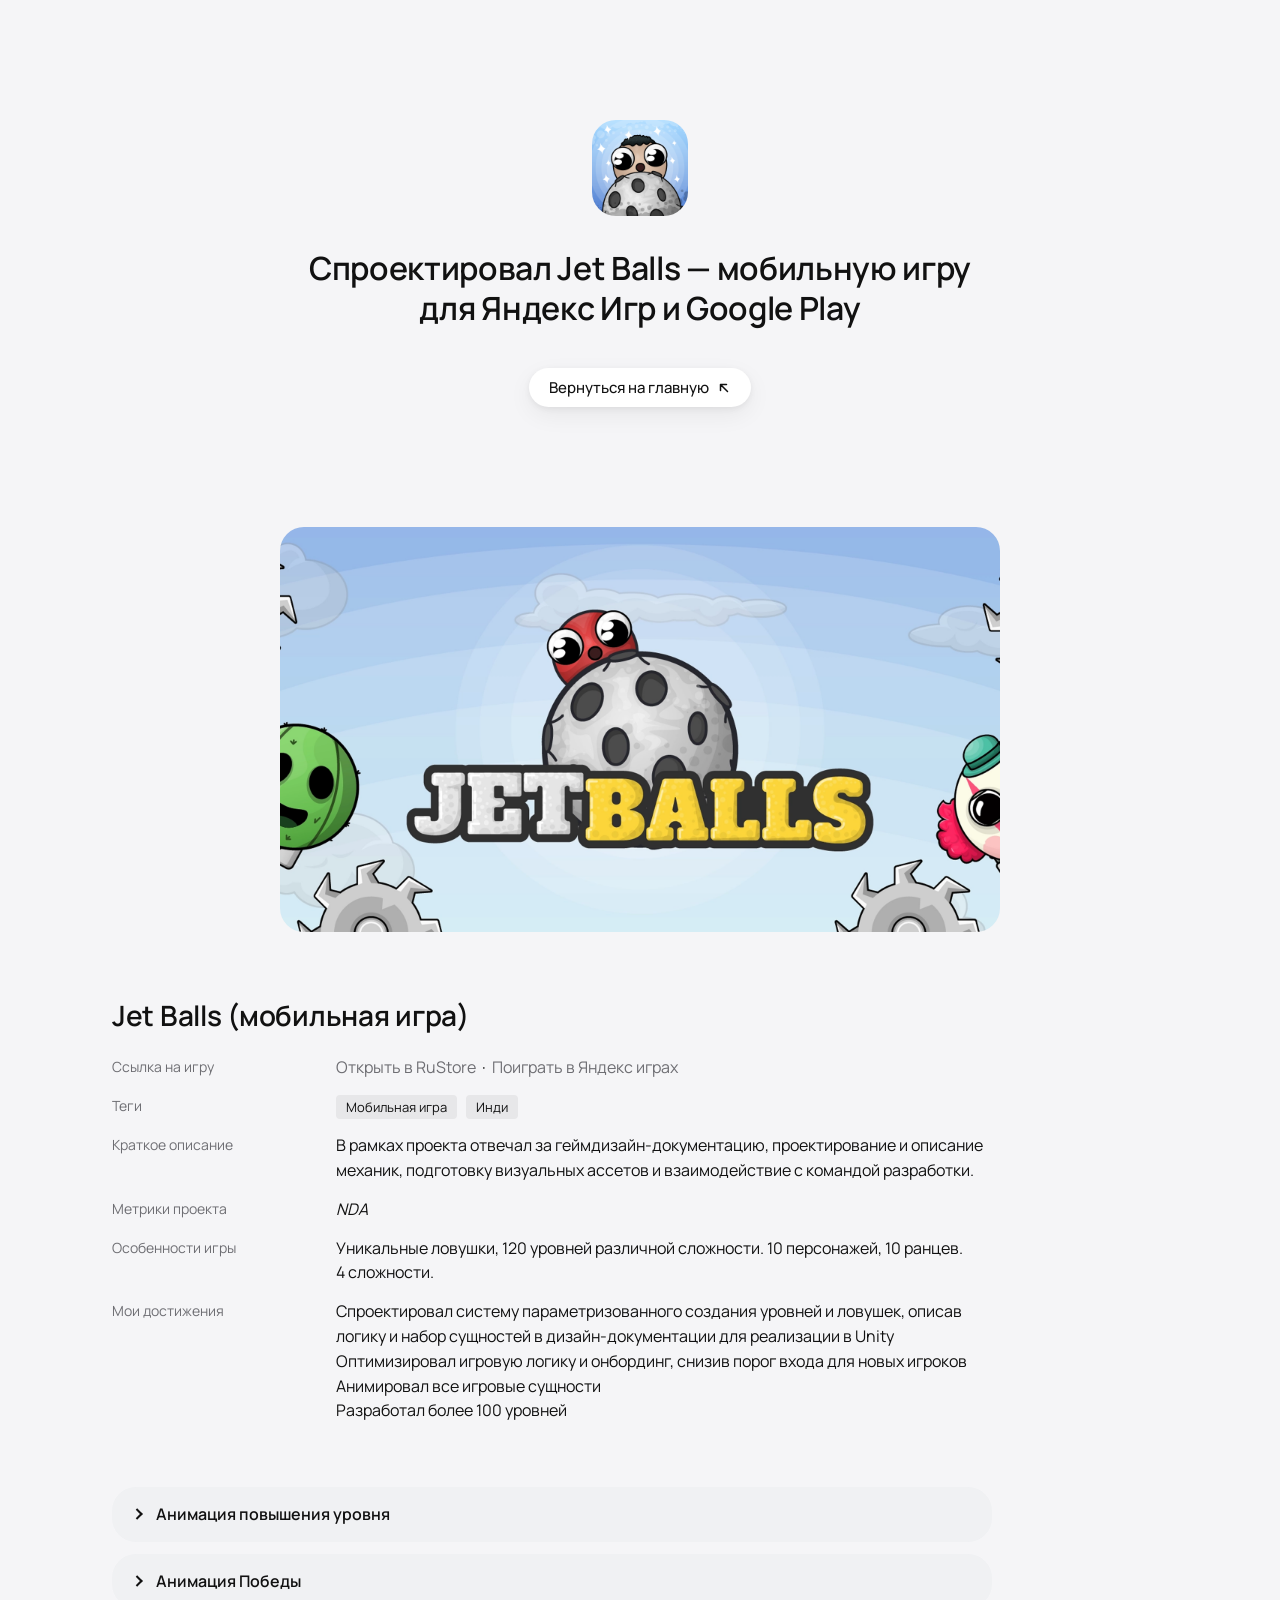
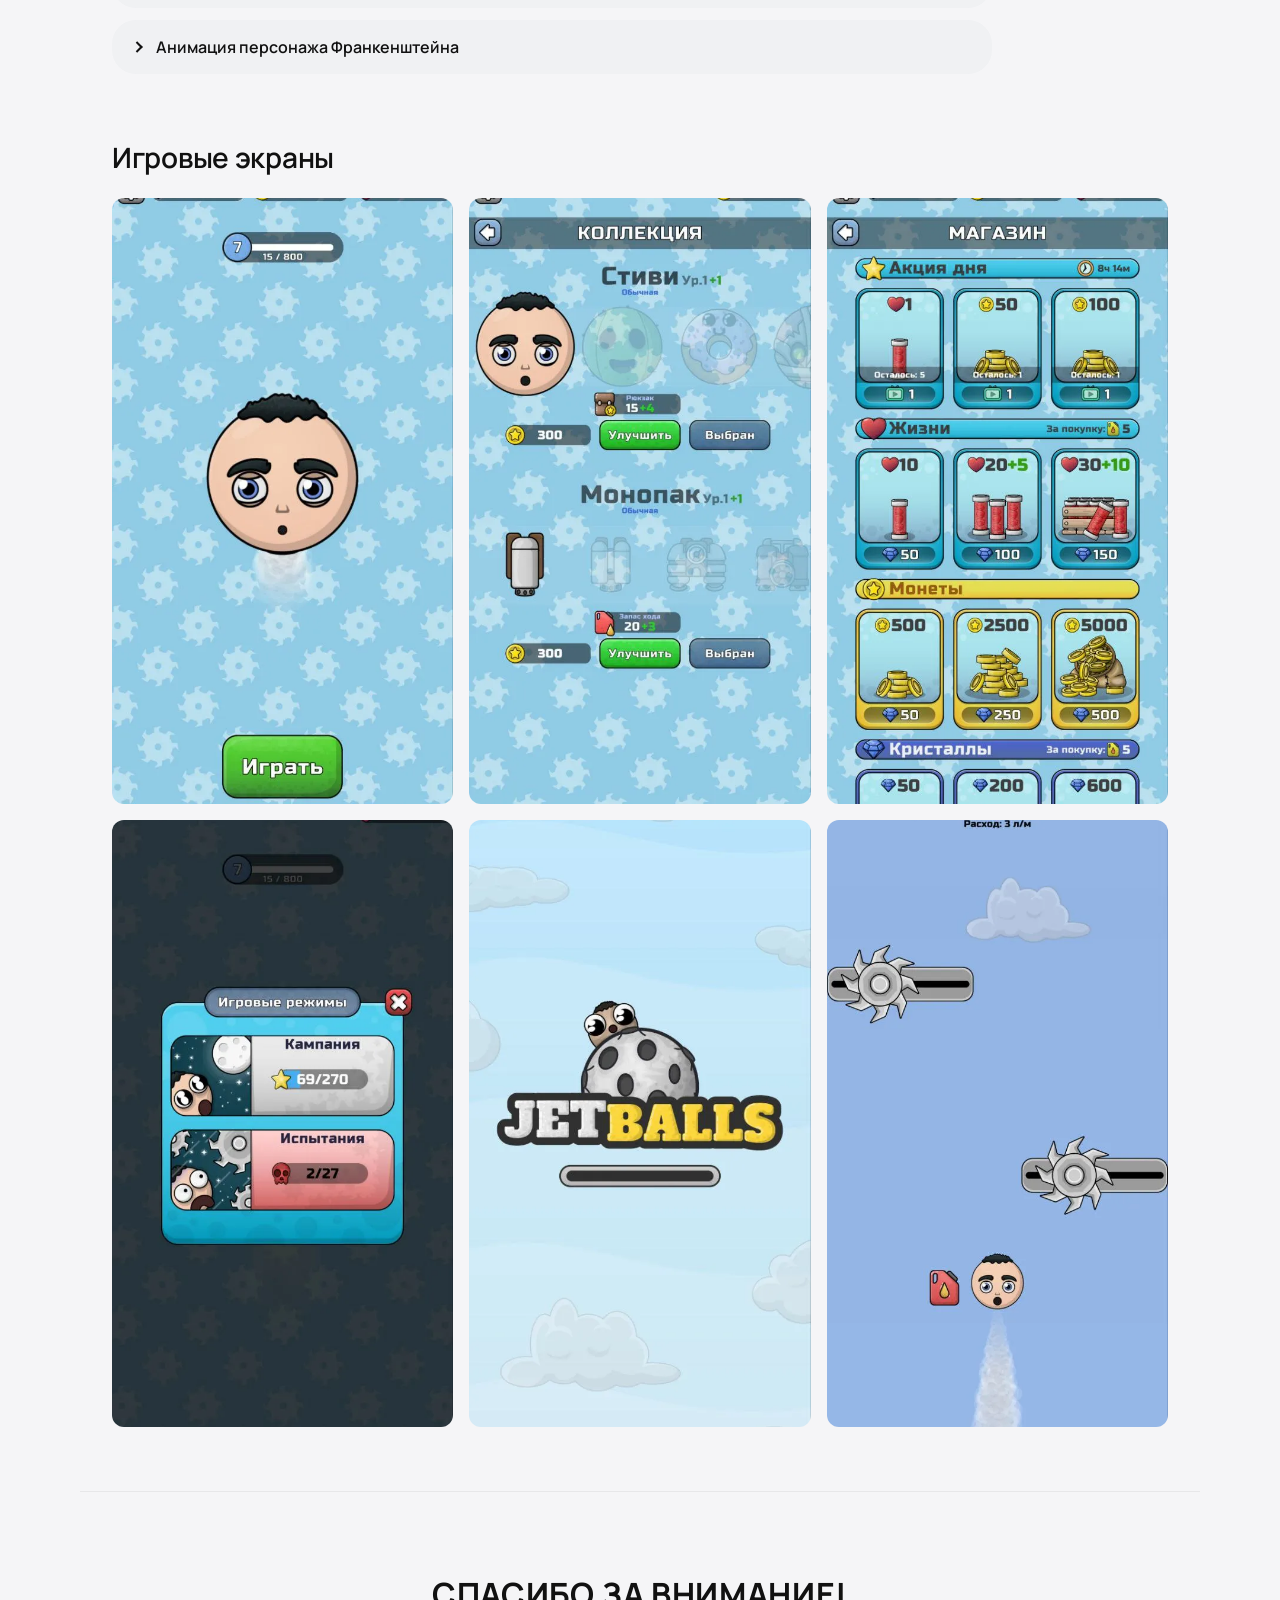
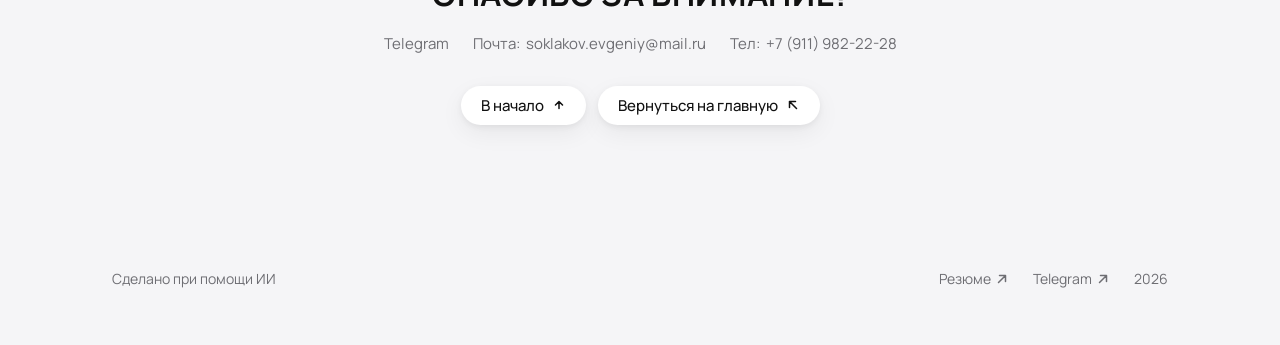
<file: case4.html>
<!DOCTYPE html>
<html lang="ru">
<head>
    <meta charset="UTF-8">
    <meta name="viewport" content="width=device-width, initial-scale=1.0">
    <meta http-equiv="Cache-Control" content="no-cache, no-store, must-revalidate">
    <meta http-equiv="Pragma" content="no-cache">
    <meta http-equiv="Expires" content="0">
    <title>Jet Balls — кейс / Евгений Соклаков</title>
    <link rel="preconnect" href="https://fonts.googleapis.com">
    <link rel="preconnect" href="https://fonts.gstatic.com" crossorigin>
    <link href="https://fonts.googleapis.com/css2?family=Manrope:wght@400;500;600;700&display=swap" rel="stylesheet">
    <link rel="stylesheet" href="styles.css?v=22">
</head>
<body>
    <main class="page">
        <div class="container">

            <!-- HERO -->
            <section class="hero" id="top">
                <div class="hero__avatar">
                    <img src="img/case4/0.png" alt="Иконка кейса">
                </div>
                <h1 class="hero__title">
                    Спроектировал Jet&nbsp;Balls — мобильную игру<br class="mobile-hide">
                    для Яндекс&nbsp;Игр и&nbsp;Google&nbsp;Play
                </h1>
                <div class="hero__buttons">
                    <a href="index.html" class="btn">
                        <span class="btn__label">Вернуться на главную</span>
                        <svg class="btn__arrow btn__arrow--back" width="14" height="14" viewBox="0 0 14 14" fill="none">
                            <path d="M10.5 10.5L3.5 3.5M3.5 3.5H9.5M3.5 3.5V9.5" stroke="currentColor" stroke-width="1.5" stroke-linecap="round" stroke-linejoin="round"/>
                        </svg>
                    </a>
                </div>
            </section>

            <!-- БАННЕР -->
            <section class="case-section">
                <div class="case-banner case-banner--medium">
                    <img src="img/case4/1.png" alt="Jet Balls">
                </div>
            </section>

            <!-- СВОЙСТВА -->
            <section class="case-section">
                <h2 class="case-section__title">Jet Balls (мобильная игра)</h2>
                <dl class="case-props">
                    <dt class="case-props__key">Ссылка на игру</dt>
                    <dd class="case-props__val">
                        <a href="https://www.rustore.ru/catalog/app/com.betarland.jetballs.rs" target="_blank" rel="noopener" class="text-link">Открыть в&nbsp;RuStore</a>
                        &nbsp;·&nbsp;
                        <a href="https://yandex.ru/games/app/jet-balls-489743?utm_source=app_page" target="_blank" rel="noopener" class="text-link">Поиграть в&nbsp;Яндекс&nbsp;играх</a>
                    </dd>

                    <dt class="case-props__key">Теги</dt>
                    <dd class="case-props__val">
                        <span class="case-tag">Мобильная игра</span>
                        <span class="case-tag">Инди</span>
                    </dd>

                    <dt class="case-props__key">Краткое описание</dt>
                    <dd class="case-props__val">
                        В&nbsp;рамках проекта отвечал за&nbsp;геймдизайн-документацию, проектирование и&nbsp;описание механик, подготовку визуальных ассетов и&nbsp;взаимодействие с&nbsp;командой разработки.
                    </dd>

                    <dt class="case-props__key">Метрики проекта</dt>
                    <dd class="case-props__val">
                        <em>NDA</em>
                    </dd>

                    <dt class="case-props__key">Особенности игры</dt>
                    <dd class="case-props__val">
                        Уникальные ловушки, 120&nbsp;уровней различной сложности. 10&nbsp;персонажей, 10&nbsp;ранцев. 4&nbsp;сложности.
                    </dd>

                    <dt class="case-props__key">Мои достижения</dt>
                    <dd class="case-props__val">
                        <ul>
                            <li>Спроектировал систему параметризованного создания уровней и&nbsp;ловушек, описав логику и&nbsp;набор сущностей в&nbsp;дизайн-документации для реализации в&nbsp;Unity</li>
                            <li>Оптимизировал игровую логику и&nbsp;онбординг, снизив порог входа для новых игроков</li>
                            <li>Анимировал все игровые сущности</li>
                            <li>Разработал более 100&nbsp;уровней</li>
                        </ul>
                    </dd>
                </dl>
            </section>

            <!-- ТОГГЛЫ -->
            <section class="case-section">
                <details class="case-toggle">
                    <summary class="case-toggle__summary">Анимация повышения уровня</summary>
                    <div class="case-toggle__content">
                        <div class="case-grid case-grid--3 case-grid--small case-grid--equal-square">
                            <div class="case-figure__media">
                                <img src="img/case4/2.gif" alt="Анимация повышения уровня — кадр 1">
                            </div>
                            <div class="case-figure__media">
                                <img src="img/case4/3.gif" alt="Анимация повышения уровня — кадр 2">
                            </div>
                            <div class="case-figure__media">
                                <img src="img/case4/4.gif" alt="Анимация повышения уровня — кадр 3">
                            </div>
                        </div>
                    </div>
                </details>

                <details class="case-toggle">
                    <summary class="case-toggle__summary">Анимация Победы</summary>
                    <div class="case-toggle__content">
                        <div class="case-grid case-grid--2 case-grid--small case-grid--equal-square">
                            <div class="case-figure__media">
                                <img src="img/case4/5.gif" alt="Анимация Победы — кадр 1">
                            </div>
                            <div class="case-figure__media">
                                <img src="img/case4/6.gif" alt="Анимация Победы — кадр 2">
                            </div>
                        </div>
                    </div>
                </details>

                <details class="case-toggle">
                    <summary class="case-toggle__summary">Анимация персонажа Франкенштейна</summary>
                    <div class="case-toggle__content">
                        <div class="case-grid case-grid--2 case-grid--small case-grid--equal-square">
                            <div class="case-figure__media">
                                <img src="img/case4/7.gif" alt="Анимация Франкенштейна — кадр 1">
                            </div>
                            <div class="case-figure__media">
                                <img src="img/case4/8.gif" alt="Анимация Франкенштейна — кадр 2">
                            </div>
                        </div>
                    </div>
                </details>

            </section>

            <!-- ИГРОВЫЕ ЭКРАНЫ -->
            <section class="case-section case-section--wide">
                <h2 class="case-section__title">Игровые экраны</h2>

                <div class="case-grid case-grid--3 case-grid--equal" style="padding: 0 32px;">
                    <div class="case-figure__media">
                        <img src="img/case4/9.webp" alt="Игровой экран — геймплей">
                    </div>
                    <div class="case-figure__media">
                        <img src="img/case4/10.webp" alt="Игровой экран — выбор режима">
                    </div>
                    <div class="case-figure__media">
                        <img src="img/case4/11.webp" alt="Игровой экран — главный экран">
                    </div>
                    <div class="case-figure__media">
                        <img src="img/case4/12.webp" alt="Игровой экран — магазин">
                    </div>
                    <div class="case-figure__media">
                        <img src="img/case4/13.webp" alt="Игровой экран — коллекция">
                    </div>
                    <div class="case-figure__media">
                        <img src="img/case4/14.webp" alt="Игровой экран — профиль">
                    </div>
                </div>
            </section>

            <!-- СПАСИБО -->
            <section class="case-thanks">
                <h2 class="case-thanks__title">СПАСИБО ЗА&nbsp;ВНИМАНИЕ!</h2>
                <div class="case-thanks__contacts">
                    <span class="case-thanks__group">
                        <a href="https://t.me/Soklakov" target="_blank" rel="noopener" class="text-link">Telegram</a>
                    </span>
                    <span class="case-thanks__group">
                        <span class="case-thanks__label">Почта:</span>
                        <a href="mailto:soklakov.evgeniy@mail.ru" class="text-link">soklakov.evgeniy@mail.ru</a>
                    </span>
                    <span class="case-thanks__group">
                        <span class="case-thanks__label">Тел:</span>
                        <a href="tel:+79119822228" class="text-link">+7&nbsp;(911)&nbsp;982-22-28</a>
                    </span>
                </div>
                <div class="case-thanks__cta">
                    <a href="#top" class="btn">
                        <span class="btn__label">В начало</span>
                        <svg class="btn__arrow" width="14" height="14" viewBox="0 0 14 14" fill="none">
                            <path d="M7 10.5V3.5M7 3.5L3.5 7M7 3.5L10.5 7" stroke="currentColor" stroke-width="1.5" stroke-linecap="round" stroke-linejoin="round"/>
                        </svg>
                    </a>
                    <a href="index.html" class="btn">
                        <span class="btn__label">Вернуться на главную</span>
                        <svg class="btn__arrow btn__arrow--back" width="14" height="14" viewBox="0 0 14 14" fill="none">
                            <path d="M10.5 10.5L3.5 3.5M3.5 3.5H9.5M3.5 3.5V9.5" stroke="currentColor" stroke-width="1.5" stroke-linecap="round" stroke-linejoin="round"/>
                        </svg>
                    </a>
                </div>
            </section>

            <!-- FOOTER -->
            <footer class="footer">
                <div class="footer__left">Сделано при помощи ИИ</div>
                <div class="footer__right">
                    <a href="https://drive.google.com/file/d/1NSleYqPIB4gHWDvywmFM7YKChPPIrIDy/view?usp=sharing" target="_blank" rel="noopener" class="text-link">
                        <span>Резюме</span>
                        <svg class="text-link__arrow" width="14" height="14" viewBox="0 0 14 14" fill="none">
                            <path d="M3.5 10.5L10.5 3.5M10.5 3.5H4.5M10.5 3.5V9.5" stroke="currentColor" stroke-width="1.5" stroke-linecap="round" stroke-linejoin="round"/>
                        </svg>
                    </a>
                    <a href="https://t.me/Soklakov" target="_blank" rel="noopener" class="text-link">
                        <span>Telegram</span>
                        <svg class="text-link__arrow" width="14" height="14" viewBox="0 0 14 14" fill="none">
                            <path d="M3.5 10.5L10.5 3.5M10.5 3.5H4.5M10.5 3.5V9.5" stroke="currentColor" stroke-width="1.5" stroke-linecap="round" stroke-linejoin="round"/>
                        </svg>
                    </a>
                    <span class="footer__year">2026</span>
                </div>
            </footer>

        </div>
    </main>
</body>
</html>
</file>
<file: styles.css>
/* ===========================
   RESET & BASE
   =========================== */
*,
*::before,
*::after {
    box-sizing: border-box;
    margin: 0;
    padding: 0;
}

:root {
    --bg: #F5F5F7;
    --card: #F0F1F3;
    --card-soft: #EDEEEF;
    --peach: #F8DDD7;
    --blue: #DCE6F1;
    --pink: #F4DBD6;
    --text: #111111;
    --text-muted: #6E6E73;
    --shadow-btn: 0 2px 6px rgba(17, 17, 17, 0.06), 0 8px 24px rgba(17, 17, 17, 0.06);
    --radius-card: 24px;
    --radius-btn: 999px;
    --ease: cubic-bezier(0.22, 1, 0.36, 1);
}

html, body {
    height: 100%;
}

html {
    scroll-behavior: smooth;
}

body {
    background: var(--bg);
    color: var(--text);
    font-family: 'Manrope', -apple-system, BlinkMacSystemFont, 'Helvetica Neue', sans-serif;
    font-weight: 400;
    font-size: 16px;
    line-height: 1.4;
    -webkit-font-smoothing: antialiased;
    -moz-osx-font-smoothing: grayscale;
}

a {
    text-decoration: none;
    color: inherit;
}

img {
    max-width: 100%;
    display: block;
}

/* ===========================
   LAYOUT
   =========================== */
.page {
    width: 100%;
    overflow-x: hidden;
}

.container {
    width: 100%;
    max-width: 1120px;       /* контентная область */
    margin: 0 auto;
    padding: 80px 0 40px;
}

/* ===========================
   HERO
   =========================== */
.hero {
    display: flex;
    flex-direction: column;
    align-items: center;
    text-align: center;
    padding: 40px 0 120px;
}

.hero__avatar {
    width: 96px;
    height: 96px;
    border-radius: 24px;
    overflow: hidden;
    margin-bottom: 32px;
    background: #d9d9d9;
}

.hero__avatar img {
    width: 100%;
    height: 100%;
    object-fit: cover;
}

.hero__title {
    font-size: 32px;
    line-height: 1.25;
    font-weight: 600;
    letter-spacing: -0.01em;
    margin-bottom: 24px;
}

/* Если subtitle отсутствует — заголовок отступает от кнопок как раньше отступал subtitle */
.hero__title + .hero__buttons {
    margin-top: 16px;
}

.hero__subtitle {
    font-size: 16px;
    line-height: 1.5;
    color: var(--text-muted);
    margin-bottom: 40px;
}

.hero__buttons {
    display: flex;
    gap: 12px;
}

/* ===========================
   BUTTON (fill from top → black)
   =========================== */
.btn {
    position: relative;
    display: inline-flex;
    align-items: center;
    gap: 8px;
    padding: 12px 20px;
    background: #FFFFFF;
    color: #111111;
    font-family: inherit;
    font-size: 15px;
    font-weight: 500;
    line-height: 1;
    border-radius: var(--radius-btn);
    box-shadow: var(--shadow-btn);
    overflow: hidden;
    isolation: isolate;
    transition: color 0.6s cubic-bezier(0.4, 0, 0.2, 1), box-shadow 0.6s cubic-bezier(0.4, 0, 0.2, 1);
    cursor: pointer;
}

.btn::before {
    content: '';
    position: absolute;
    inset: 0;
    background: #111111;
    clip-path: circle(0% at 0% 50%);
    transition: clip-path 0.6s cubic-bezier(0.4, 0, 0.2, 1);
    z-index: -1;
}

.btn:hover {
    color: #FFFFFF;
    box-shadow: 0 4px 12px rgba(17, 17, 17, 0.18), 0 12px 32px rgba(17, 17, 17, 0.12);
}

.btn:hover::before {
    clip-path: circle(150% at 0% 50%);
}

.btn__arrow {
    transition: transform 0.45s cubic-bezier(0.4, 0, 0.2, 1);
}

.btn:hover .btn__arrow {
    transform: translate(2px, -2px);
}

/* Back-стрелка (Вернуться на главную) — едет влево-вверх */
.btn:hover .btn__arrow--back {
    transform: translate(-2px, -2px);
}

/* ===========================
   SECTION
   =========================== */
.section {
    margin-bottom: 24px;
}

.section__title {
    font-size: 18px;
    font-weight: 600;
    color: var(--text);
    padding: 0 32px;
    margin-bottom: 16px;
}

/* ===========================
   CASE CARD (большая карточка)
   =========================== */
.case-card {
    display: grid;
    grid-template-columns: 1fr 494px;
    background: var(--card);
    border-radius: var(--radius-card);
    overflow: hidden;
    margin-bottom: 16px;
    height: 337px;
    transform-origin: center;
    transition: transform 0.5s var(--ease), box-shadow 0.5s var(--ease);
    will-change: transform;
}

.case-card:hover {
    transform: scale(1.015) rotate(-0.6deg);
    box-shadow: 0 20px 60px rgba(17, 17, 17, 0.12), 0 8px 20px rgba(17, 17, 17, 0.06);
    z-index: 2;
}

.case-card__content {
    padding: 24px 32px 32px;
    display: flex;
    flex-direction: column;
}

.case-card__tag {
    font-size: 14px;
    font-weight: 500;
    color: var(--text-muted);
    margin-bottom: 8px;
}

.case-card__title {
    font-size: 22px;
    line-height: 1.3;
    font-weight: 600;
    letter-spacing: -0.01em;
    margin-bottom: 24px;
}

.case-card__metrics {
    display: flex;
    flex-direction: column;
    gap: 16px;
    margin-top: auto;
}

.metric__label {
    font-size: 14px;
    color: var(--text-muted);
    margin-bottom: 4px;
}

.metric__value {
    font-size: 18px;
    font-weight: 600;
    color: var(--text);
}

.case-card__image {
    width: 494px;
    height: 337px;
    overflow: hidden;
}

.case-card__image--peach {
    background: var(--peach);
}

.case-card__image img {
    width: 100%;
    height: 100%;
    object-fit: cover;
    display: block;
    transition: transform 0.6s var(--ease);
}

.case-card:hover .case-card__image img {
    transform: scale(1.03);
}

/* ===========================
   OTHER CARDS (мелкие карточки)
   =========================== */
.other-grid {
    display: grid;
    grid-template-columns: 1fr 1fr;
    gap: 16px;
}

.other-card {
    display: flex;
    flex-direction: column;
    border-radius: var(--radius-card);
    overflow: hidden;
    background: var(--card);
    transform-origin: center;
    transition: transform 0.5s var(--ease), box-shadow 0.5s var(--ease);
    will-change: transform;
}

.other-card--blue .other-card__image {
    background: var(--blue);
}

.other-card--pink .other-card__image {
    background: var(--pink);
}

.other-card__image {
    overflow: hidden;
}

.other-card__image img {
    width: 100%;
    height: auto;
    display: block;
    transition: transform 0.6s var(--ease);
}

.other-card__content {
    padding: 24px 32px 28px;
    background: var(--card);
}

.other-card__title {
    font-size: 22px;
    line-height: 1.3;
    font-weight: 600;
    letter-spacing: -0.01em;
    margin: 8px 0;
}

.other-card__desc {
    font-size: 14px;
    line-height: 1.45;
    color: var(--text-muted);
}

.other-card:nth-child(odd):hover {
    transform: scale(1.02) rotate(-0.8deg);
    box-shadow: 0 20px 60px rgba(17, 17, 17, 0.12), 0 8px 20px rgba(17, 17, 17, 0.06);
    z-index: 2;
}

.other-card:nth-child(even):hover {
    transform: scale(1.02) rotate(0.8deg);
    box-shadow: 0 20px 60px rgba(17, 17, 17, 0.12), 0 8px 20px rgba(17, 17, 17, 0.06);
    z-index: 2;
}

.other-card:hover .other-card__image img {
    transform: scale(1.03);
}

/* ===========================
   FOOTER
   =========================== */
.footer {
    margin-top: 80px;
    padding: 24px 32px 16px;
    display: flex;
    justify-content: space-between;
    align-items: center;
    font-size: 14px;
    color: var(--text-muted);
}

.footer__right {
    display: flex;
    align-items: center;
    gap: 24px;
}

.footer__year {
    color: var(--text-muted);
}

/* ===========================
   TEXT LINK (footer)
   =========================== */
.text-link {
    display: inline-flex;
    align-items: center;
    gap: 4px;
    color: var(--text-muted);
    transition: color 0.25s var(--ease);
    cursor: pointer;
}

.text-link__arrow {
    transition: transform 0.3s var(--ease), color 0.25s var(--ease);
}

.text-link:hover {
    color: var(--text);
}

.text-link:hover .text-link__arrow {
    transform: translate(3px, -3px);
}

/* ===========================
   CASE PAGE
   =========================== */

/* SECTION */
.case-section {
    margin-bottom: 64px;
    padding: 0 32px;
}

.case-section--wide {
    padding: 0;
}

.case-section--wide .case-section__title {
    padding-left: 32px;
}

.case-section__title {
    font-size: 28px;
    font-weight: 600;
    letter-spacing: -0.01em;
    margin-bottom: 20px;
    color: var(--text);
}

/* TEXT */
.case-text {
    font-size: 17px;
    line-height: 1.55;
    color: var(--text);
    max-width: 880px;
}

/* LISTS */
.case-list {
    list-style: none;
    padding: 0;
    margin: 0;
    max-width: 880px;
}

.case-list li {
    position: relative;
    padding-left: 24px;
    margin-bottom: 12px;
    font-size: 16px;
    line-height: 1.5;
    color: var(--text);
}

.case-list li::before {
    content: '';
    position: absolute;
    left: 0;
    top: 11px;
    width: 6px;
    height: 6px;
    border-radius: 50%;
    background: var(--text);
}

.case-list--numbered {
    counter-reset: step;
}

.case-list--numbered li {
    padding-left: 36px;
    counter-increment: step;
}

.case-list--numbered li::before {
    content: counter(step);
    position: static;
    display: inline-block;
    width: 24px;
    height: 24px;
    line-height: 24px;
    text-align: center;
    border-radius: 50%;
    background: var(--text);
    color: #fff;
    font-size: 12px;
    font-weight: 600;
    margin-right: 12px;
    margin-left: -36px;
    vertical-align: 2px;
}

/* COMPARE (ДО / ПОСЛЕ) */
.case-compare {
    display: grid;
    grid-template-columns: 1fr 1fr;
    gap: 16px;
    margin-bottom: 24px;
}

.case-compare__col {
    background: var(--card);
    border-radius: var(--radius-card);
    padding: 24px;
    display: flex;
    flex-direction: column;
}

.case-compare__label {
    display: inline-flex;
    align-items: center;
    gap: 8px;
    font-size: 13px;
    font-weight: 500;
    color: var(--text-muted);
    margin-bottom: 16px;
    letter-spacing: 0.02em;
    align-self: flex-start;
}

.case-compare__label::before {
    content: '';
    width: 8px;
    height: 8px;
    border-radius: 50%;
    background: var(--text-muted);
}

.case-compare__label--before::before {
    background: #E26464;
}

.case-compare__label--after::before {
    background: #4FB174;
}

.case-compare__media {
    border-radius: 12px;
    overflow: hidden;
    background: #fff;
    margin-bottom: 16px;
}

.case-compare__media img {
    width: 100%;
    height: auto;
    display: block;
}

.case-compare__media--small {
    /* раньше была max-width: 60% — теперь миниатюра тянется на всю ширину карточки */
}

.case-compare__note {
    font-size: 14px;
    line-height: 1.5;
    color: var(--text-muted);
    margin-bottom: 16px;
}

.case-compare__col .case-list {
    margin-top: 4px;
}

.case-compare__col .case-list li {
    font-size: 15px;
}

/* WIDE IMAGE */
.case-image-wide {
    border-radius: var(--radius-card);
    overflow: hidden;
    background: var(--card);
}

.case-image-wide img {
    width: 100%;
    height: auto;
    display: block;
}

.case-image-wide--small img {
    max-width: 720px;
    margin: 0 auto;
}

/* TABLE */
.case-table {
    background: var(--card);
    border-radius: var(--radius-card);
    overflow: hidden;
    max-width: 880px;
}

.case-table__head,
.case-table__row {
    display: grid;
    grid-template-columns: 1.2fr 0.8fr 2fr;
    gap: 24px;
    padding: 16px 24px;
}

.case-table__head {
    background: rgba(0, 0, 0, 0.04);
    font-weight: 600;
    font-size: 14px;
    color: var(--text-muted);
}

.case-table__row {
    border-top: 1px solid rgba(0, 0, 0, 0.06);
    font-size: 16px;
    line-height: 1.5;
}

.case-table__row:first-of-type {
    border-top: none;
}

.case-table__row .case-table__cell:nth-child(1) {
    font-weight: 600;
}

/* THANKS */
.case-thanks {
    text-align: center;
    padding: 80px 32px 40px;
    margin-top: 40px;
    border-top: 1px solid rgba(0, 0, 0, 0.06);
}

.case-thanks__title {
    font-size: 32px;
    font-weight: 700;
    letter-spacing: 0.02em;
    margin-bottom: 16px;
}

.case-thanks__contacts {
    font-size: 15px;
    color: var(--text-muted);
    margin-bottom: 32px;
    display: flex;
    justify-content: center;
    align-items: center;
    flex-wrap: wrap;
    gap: 24px;
}

.case-thanks__group {
    display: inline-flex;
    align-items: center;
    gap: 6px;
}

.case-thanks__label {
    color: var(--text-muted);
}

.case-thanks__sep {
    color: var(--text-muted);
    opacity: 0.5;
}

.case-thanks__cta {
    display: flex;
    justify-content: center;
    gap: 12px;
    flex-wrap: wrap;
}

.case-image-pair {
    display: grid;
    grid-template-columns: 1fr 1fr;
    gap: 16px;
}

/* CASE GRID — для рядов мелких фото / экранов */
.case-grid {
    display: grid;
    gap: 16px;
}

.case-grid--2 {
    grid-template-columns: 1fr 1fr;
}

.case-grid--3 {
    grid-template-columns: 1fr 1fr 1fr;
}

.case-grid--5 {
    grid-template-columns: repeat(5, 1fr);
}

.case-grid--6 {
    grid-template-columns: repeat(6, 1fr);
}

/* CASE FIGURE — фото с подписью сверху */
.case-figure {
    display: flex;
    flex-direction: column;
    gap: 8px;
}

.case-figure__caption {
    font-size: 13px;
    color: var(--text-muted);
    letter-spacing: 0.02em;
}

.case-figure__media {
    border-radius: 12px;
    overflow: hidden;
    background: var(--card);
    aspect-ratio: auto;
}

.case-figure__media img {
    width: 100%;
    height: auto;
    display: block;
}

/* ===========================
   CASE — PROPS / TOGGLE
   =========================== */

.case-props {
    display: grid;
    grid-template-columns: 200px 1fr;
    gap: 14px 24px;
    max-width: 880px;
    margin: 0;
}

.case-props__key {
    font-size: 14px;
    color: var(--text-muted);
    margin: 0;
    padding-top: 2px;
}

.case-props__val {
    font-size: 16px;
    line-height: 1.55;
    margin: 0;
}

.case-props__val ul {
    list-style: none;
    padding: 0;
    margin: 0;
}

.case-props__val ul li {
    padding-left: 0;
}

.case-tag {
    display: inline-block;
    padding: 3px 10px;
    font-size: 13px;
    background: rgba(0, 0, 0, 0.06);
    border-radius: 4px;
    margin-right: 6px;
    color: var(--text);
    line-height: 1.4;
}

/* TOGGLE (details/summary) */
.case-toggle {
    margin-bottom: 12px;
    border-radius: var(--radius-card);
    background: var(--card);
    overflow: hidden;
    max-width: 880px;
}

.case-section--wide .case-toggle {
    max-width: none;
    margin-left: 32px;
    margin-right: 32px;
}

.case-toggle__summary {
    list-style: none;
    cursor: pointer;
    padding: 16px 24px;
    font-size: 16px;
    font-weight: 600;
    display: flex;
    align-items: center;
    gap: 12px;
    user-select: none;
    transition: background 0.2s;
}

.case-toggle__summary::-webkit-details-marker,
.case-toggle__summary::marker {
    display: none;
    content: '';
}

.case-toggle__summary::before {
    content: '';
    flex-shrink: 0;
    width: 8px;
    height: 8px;
    border-right: 2px solid currentColor;
    border-bottom: 2px solid currentColor;
    transform: rotate(-45deg) translate(-2px, -2px);
    transition: transform 0.25s var(--ease);
}

.case-toggle[open] > .case-toggle__summary::before {
    transform: rotate(45deg) translate(-1px, -3px);
}

.case-toggle__summary:hover {
    background: rgba(0, 0, 0, 0.03);
}

.case-toggle__content {
    padding: 0 24px 24px;
    display: flex;
    flex-direction: column;
    gap: 16px;
}

.case-toggle__content img {
    width: 100%;
    height: auto;
    display: block;
    border-radius: 12px;
}

/* GRID 4 */
.case-grid--4 {
    grid-template-columns: repeat(4, 1fr);
}

/* BANNER */
.case-banner {
    border-radius: var(--radius-card);
    overflow: hidden;
}

.case-banner img {
    width: 100%;
    height: auto;
    display: block;
}

/* CALLOUT (Notion-style highlighted note) */
.case-callout {
    display: flex;
    gap: 14px;
    align-items: flex-start;
    background: rgba(0, 0, 0, 0.04);
    border-radius: 12px;
    padding: 18px 20px;
    max-width: 880px;
    margin: 0;
}

.case-callout__icon {
    flex-shrink: 0;
    font-size: 18px;
    line-height: 1.5;
}

.case-callout__body {
    flex: 1;
    font-size: 16px;
    line-height: 1.55;
}

.case-callout__body p {
    margin: 0;
}

.case-callout__body p + p {
    margin-top: 10px;
}

/* Medium-sized wide image — для тех случаев, когда фото слишком большое во всю ширину */
.case-image-wide--medium {
    max-width: 600px;
    margin-left: auto;
    margin-right: auto;
}

/* Nested toggle inside another toggle — слегка визуально отличается */
.case-toggle .case-toggle {
    background: rgba(0, 0, 0, 0.03);
    margin-top: 8px;
    margin-bottom: 0;
}

/* Quote (вертикальная серая полоска как в Notion для результатов и заметок) */
.case-quote {
    border-left: 3px solid rgba(0, 0, 0, 0.15);
    padding: 2px 0 2px 14px;
    margin: 6px 0;
    color: var(--text-muted);
    font-size: 14px;
    line-height: 1.5;
}

/* Опрос — вложенный список с большими отступами */
.case-survey {
    counter-reset: q;
    list-style: none;
    padding: 0;
    margin: 0;
}

.case-survey > li {
    counter-increment: q;
    margin-bottom: 16px;
    padding-left: 28px;
    position: relative;
    font-size: 16px;
    line-height: 1.55;
}

.case-survey > li::before {
    content: counter(q) ".";
    position: absolute;
    left: 0;
    top: 0;
    font-weight: 600;
    color: var(--text);
}

/* Компактный compare — картинки внутри колонок не растягиваются на всю ширину,
   а ограничены по ширине и центрированы. Для случаев, когда исходники
   маленькие (телефонные скрины) и большой размер выглядит избыточно. */
.case-compare--compact .case-compare__media {
    max-width: 320px;
    margin-left: auto;
    margin-right: auto;
}

/* 3-column compare — для случаев "До | После | После" в одну линию */
.case-compare--3col {
    grid-template-columns: 1fr 1fr 1fr;
}

/* Видео в галереях ведут себя так же, как картинки */
.case-figure__media video,
.case-toggle__content video,
.case-image-wide video {
    width: 100%;
    height: auto;
    display: block;
    border-radius: 12px;
}

/* Узкая сетка для пары видео — фиксированные колонки 280px,
   прижатые к левому краю секции (под заголовок). Подпись остаётся над своим видео. */
.case-grid--narrow {
    grid-template-columns: 280px 280px;
    justify-content: start;
}

/* Асимметричный compare — узкое До (1fr), широкое После (2fr), внутри После пара картинок в линию */
.case-compare--asymmetric {
    grid-template-columns: 1fr 2fr;
}

.case-compare__pair {
    display: grid;
    grid-template-columns: 1fr 1fr;
    gap: 12px;
}

/* MEDIUM banner — для случаев когда полноширинный баннер слишком велик */
.case-banner--medium {
    max-width: 720px;
    margin-left: auto;
    margin-right: auto;
}

/* MEDIUM toggle media — изображения внутри тоггла не растягиваются на всю ширину */
.case-toggle__content--medium img {
    max-width: 480px;
    margin-left: auto;
    margin-right: auto;
}

/* Equal-height grid — все ячейки одной высоты, картинка обрезается под рамку */
.case-grid--equal .case-figure__media {
    aspect-ratio: 9 / 16;
    overflow: hidden;
}

.case-grid--equal .case-figure__media img {
    width: 100%;
    height: 100%;
    object-fit: cover;
}

/* Маленькая равная сетка — для GIF/PNG, которые не должны растягиваться на всю ширину */
.case-grid--small.case-grid--2 {
    grid-template-columns: 280px 280px;
    justify-content: center;
}

.case-grid--small.case-grid--3 {
    grid-template-columns: 240px 240px 240px;
    justify-content: center;
}

/* Для квадратных GIF (Франкенштейн, Победа) — пропорция 1:1 вместо 9:16 */
.case-grid--equal-square .case-figure__media {
    aspect-ratio: 1 / 1;
    overflow: hidden;
}

.case-grid--equal-square .case-figure__media img {
    width: 100%;
    height: 100%;
    object-fit: contain;
}

/* ===========================
   MOBILE ADAPTATION
   ===========================
   Брейкпоинт 768px. Для широкоэкранных правил всё остаётся как раньше,
   ниже 768px меняется hero, карточки, сетки превращаются в горизонтальные
   карусели со скроллом по свайпу. */

@media (max-width: 768px) {
    /* Снимаем фиксированную ширину фрейма, разрешаем странице тянуться */
    .page {
        min-width: 0 !important;
        overflow-x: hidden;
    }

    .container {
        width: 100% !important;
        max-width: 100% !important;
        padding: 24px 16px 24px !important;
    }

    /* HERO */
    .hero,
    .case-hero {
        padding: 24px 0 48px;
    }

    .hero__avatar {
        width: 80px;
        height: 80px;
        border-radius: 20px;
        margin-bottom: 24px;
    }

    .hero__title {
        font-size: 22px;
        line-height: 1.25;
        margin-bottom: 20px;
        padding: 0 8px;
    }

    .hero__title br {
        /* оставляем переносы - без них имя и профессия сливаются */
    }

    /* В кейсах <br> в заголовке создаёт некрасивый перенос на узких экранах,
       поэтому эти конкретные br помечены классом и скрываются */
    /* Универсальный mobile-hide для br тегов: на узких экранах скрываются принудительные переносы */
    br.mobile-hide {
        display: none;
    }

    .hero__subtitle {
        font-size: 14px;
        margin-bottom: 28px;
        padding: 0 8px;
    }

    .hero__buttons {
        gap: 8px;
        flex-wrap: wrap;
        justify-content: center;
        padding: 0 8px;
    }

    .btn {
        padding: 10px 16px;
        font-size: 14px;
    }

    /* SECTION TITLES */
    .section__title {
        font-size: 16px;
        padding: 0 16px;
    }

    .case-section {
        padding: 0 16px;
        margin-bottom: 40px;
    }

    .case-section--wide {
        padding: 0;
    }

    .case-section--wide .case-section__title {
        padding-left: 16px;
    }

    /* Inline padding-32px на блоках текста внутри wide-секций → 16px */
    .case-section--wide > p[style*="32px"],
    .case-section--wide > div[style*="32px"]:not(.case-grid):not(.case-compare) {
        padding-left: 16px !important;
        padding-right: 16px !important;
    }

    .case-section__title {
        font-size: 22px;
        margin-bottom: 16px;
    }

    /* CARDS на главной */
    .case-card {
        grid-template-columns: 1fr;
        height: auto;
    }

    .case-card__content {
        padding: 24px 20px 24px;
    }

    .case-card__tag {
        font-size: 13px;
        margin-bottom: 12px;
    }

    .case-card__title {
        font-size: 20px;
        line-height: 1.3;
        margin-bottom: 28px;
    }

    .case-card__image {
        width: 100%;
        height: auto;
        max-height: 240px;
    }

    /* Метрики — явная иерархия: метка маленькая серая, значение крупнее но не как заголовок */
    .case-card__metrics {
        gap: 16px;
    }

    .metric__label {
        font-size: 13px;
        margin-bottom: 2px;
    }

    .metric__value {
        font-size: 16px;
        font-weight: 600;
    }

    .other-grid {
        grid-template-columns: 1fr;
        gap: 12px;
    }

    .other-card__content {
        padding: 20px;
    }

    .other-card__title {
        font-size: 20px;
        line-height: 1.3;
    }

    /* TEXT */
    .case-text {
        font-size: 15px;
    }

    .case-list li,
    .case-callout__body,
    .case-survey > li,
    .case-props__val,
    .case-table__row {
        font-size: 14px;
    }

    /* PROPS — двухколоночная таблица в одну колонку */
    .case-props {
        grid-template-columns: 1fr;
        gap: 4px 0;
    }

    .case-props__key {
        font-size: 12px;
        margin-top: 12px;
        text-transform: uppercase;
        letter-spacing: 0.05em;
    }

    .case-props__key:first-child {
        margin-top: 0;
    }

    /* TOGGLE */
    .case-toggle__summary {
        padding: 14px 16px;
        font-size: 14px;
    }

    .case-toggle__content {
        padding: 0 16px 16px;
    }

    .case-section--wide .case-toggle {
        margin-left: 16px;
        margin-right: 16px;
    }

    /* COMPARE — превращаем в горизонтальный скролл со свайпом */
    .case-compare,
    .case-compare--3col,
    .case-compare--asymmetric {
        display: flex;
        flex-wrap: nowrap;
        gap: 12px;
        overflow-x: auto;
        scroll-snap-type: x mandatory;
        scroll-padding-left: 16px;
        -webkit-overflow-scrolling: touch;
        padding: 0 16px 8px !important;
        margin: 0 -16px;
        grid-template-columns: none;
    }

    .case-compare__col {
        flex: 0 0 85%;
        scroll-snap-align: start;
        padding: 16px;
    }

    .case-compare__pair {
        grid-template-columns: 1fr 1fr;
    }

    /* Скроллбар у compare */
    .case-compare::-webkit-scrollbar,
    .case-compare--3col::-webkit-scrollbar,
    .case-compare--asymmetric::-webkit-scrollbar {
        height: 4px;
    }

    .case-compare::-webkit-scrollbar-track,
    .case-compare--3col::-webkit-scrollbar-track,
    .case-compare--asymmetric::-webkit-scrollbar-track {
        background: transparent;
    }

    .case-compare::-webkit-scrollbar-thumb,
    .case-compare--3col::-webkit-scrollbar-thumb,
    .case-compare--asymmetric::-webkit-scrollbar-thumb {
        background: rgba(0, 0, 0, 0.2);
        border-radius: 2px;
    }

    /* TABLE — одна колонка вместо трёх */
    .case-table__head {
        display: none; /* шапку прячем, и так понятно по контексту */
    }

    .case-table__row {
        grid-template-columns: 1fr;
        gap: 4px;
        padding: 14px 16px;
    }

    /* THANKS */
    .case-thanks {
        padding: 48px 16px 24px;
    }

    .case-thanks__title {
        font-size: 22px;
    }

    .case-thanks__contacts {
        font-size: 14px;
        flex-direction: column;
        gap: 18px; /* большой gap МЕЖДУ группами */
        line-height: 1.5;
    }

    .case-thanks__group {
        gap: 6px; /* маленький gap ВНУТРИ группы (Почта: и адрес рядом) */
    }

    .case-thanks__sep {
        display: none;
    }

    /* FOOTER */
    .footer {
        padding: 24px 16px !important;
        flex-direction: column !important;
        justify-content: center !important;
        align-items: center !important;
        text-align: center !important;
        gap: 16px;
    }

    .footer__right {
        gap: 16px;
        flex-wrap: wrap;
        justify-content: center;
        order: 1; /* ссылки сверху */
    }

    .footer__left {
        order: 2; /* «Сделано при помощи ИИ» снизу */
    }

    /* CALLOUT */
    .case-callout {
        padding: 14px 16px;
        font-size: 14px;
    }

    /* MEDIUM IMAGE — на мобилке на всю ширину контейнера */
    .case-image-wide--medium,
    .case-banner--medium {
        max-width: 100%;
    }

    /* IMAGE PAIR — две картинки рядом → друг под другом */
    .case-image-pair {
        grid-template-columns: 1fr;
    }

    /* ============================
       КАРУСЕЛИ — все .case-grid с >2 колонками превращаются в горизонтальный скролл
       ============================ */
    .case-grid--3,
    .case-grid--4,
    .case-grid--5,
    .case-grid--6,
    .case-grid--equal {
        display: flex;
        flex-wrap: nowrap;
        gap: 12px;
        overflow-x: auto;
        scroll-snap-type: x mandatory;
        scroll-padding-left: 16px;
        -webkit-overflow-scrolling: touch;
        padding: 0 16px 8px !important;
        margin: 0 -16px;
    }

    /* Каждая ячейка карусели — фиксированной ширины */
    .case-grid--3 > *,
    .case-grid--4 > *,
    .case-grid--5 > *,
    .case-grid--6 > * {
        flex: 0 0 240px;
        scroll-snap-align: start;
    }

    /* Узкие сетки (видео анимации, GIF Победы/Франкенштейна) */
    .case-grid--narrow,
    .case-grid--small {
        display: flex;
        flex-wrap: nowrap;
        gap: 12px;
        overflow-x: auto;
        scroll-snap-type: x mandatory;
        scroll-padding-left: 16px;
        -webkit-overflow-scrolling: touch;
        padding: 0 16px 8px !important;
        margin: 0 -16px;
        justify-content: flex-start;
    }

    .case-grid--narrow > *,
    .case-grid--small > * {
        flex: 0 0 240px;
        scroll-snap-align: start;
        max-width: none;
        margin: 0;
    }

    /* Двухколоночные сетки (например 2 видео в Анимациях) — оставляем как 2 колонки,
       они не очень большие и помещаются */
    .case-grid--2:not(.case-grid--narrow):not(.case-grid--small) {
        gap: 8px;
    }

    /* Кастомный скроллбар чтобы было понятно что это карусель */
    .case-grid--3::-webkit-scrollbar,
    .case-grid--4::-webkit-scrollbar,
    .case-grid--5::-webkit-scrollbar,
    .case-grid--6::-webkit-scrollbar,
    .case-grid--narrow::-webkit-scrollbar,
    .case-grid--small::-webkit-scrollbar {
        height: 4px;
    }

    .case-grid--3::-webkit-scrollbar-track,
    .case-grid--4::-webkit-scrollbar-track,
    .case-grid--5::-webkit-scrollbar-track,
    .case-grid--6::-webkit-scrollbar-track,
    .case-grid--narrow::-webkit-scrollbar-track,
    .case-grid--small::-webkit-scrollbar-track {
        background: transparent;
    }

    .case-grid--3::-webkit-scrollbar-thumb,
    .case-grid--4::-webkit-scrollbar-thumb,
    .case-grid--5::-webkit-scrollbar-thumb,
    .case-grid--6::-webkit-scrollbar-thumb,
    .case-grid--narrow::-webkit-scrollbar-thumb,
    .case-grid--small::-webkit-scrollbar-thumb {
        background: rgba(0, 0, 0, 0.2);
        border-radius: 2px;
    }

    /* Equal-square (квадратные GIF) — на мобиле снимаем aspect-ratio чтобы не было искажений в карусели */
    .case-grid--equal-square .case-figure__media {
        aspect-ratio: 1 / 1;
    }
}

/* Совсем узкие экраны (iPhone SE, старые андроиды) */
@media (max-width: 380px) {
    .container {
        padding: 20px 12px;
    }

    .hero__title {
        font-size: 20px;
    }

    .case-section__title {
        font-size: 20px;
    }

    .case-grid--3 > *,
    .case-grid--4 > *,
    .case-grid--5 > *,
    .case-grid--6 > *,
    .case-grid--narrow > *,
    .case-grid--small > * {
        flex: 0 0 200px;
    }

    .btn {
        padding: 9px 14px;
        font-size: 13px;
    }
}
</file>
